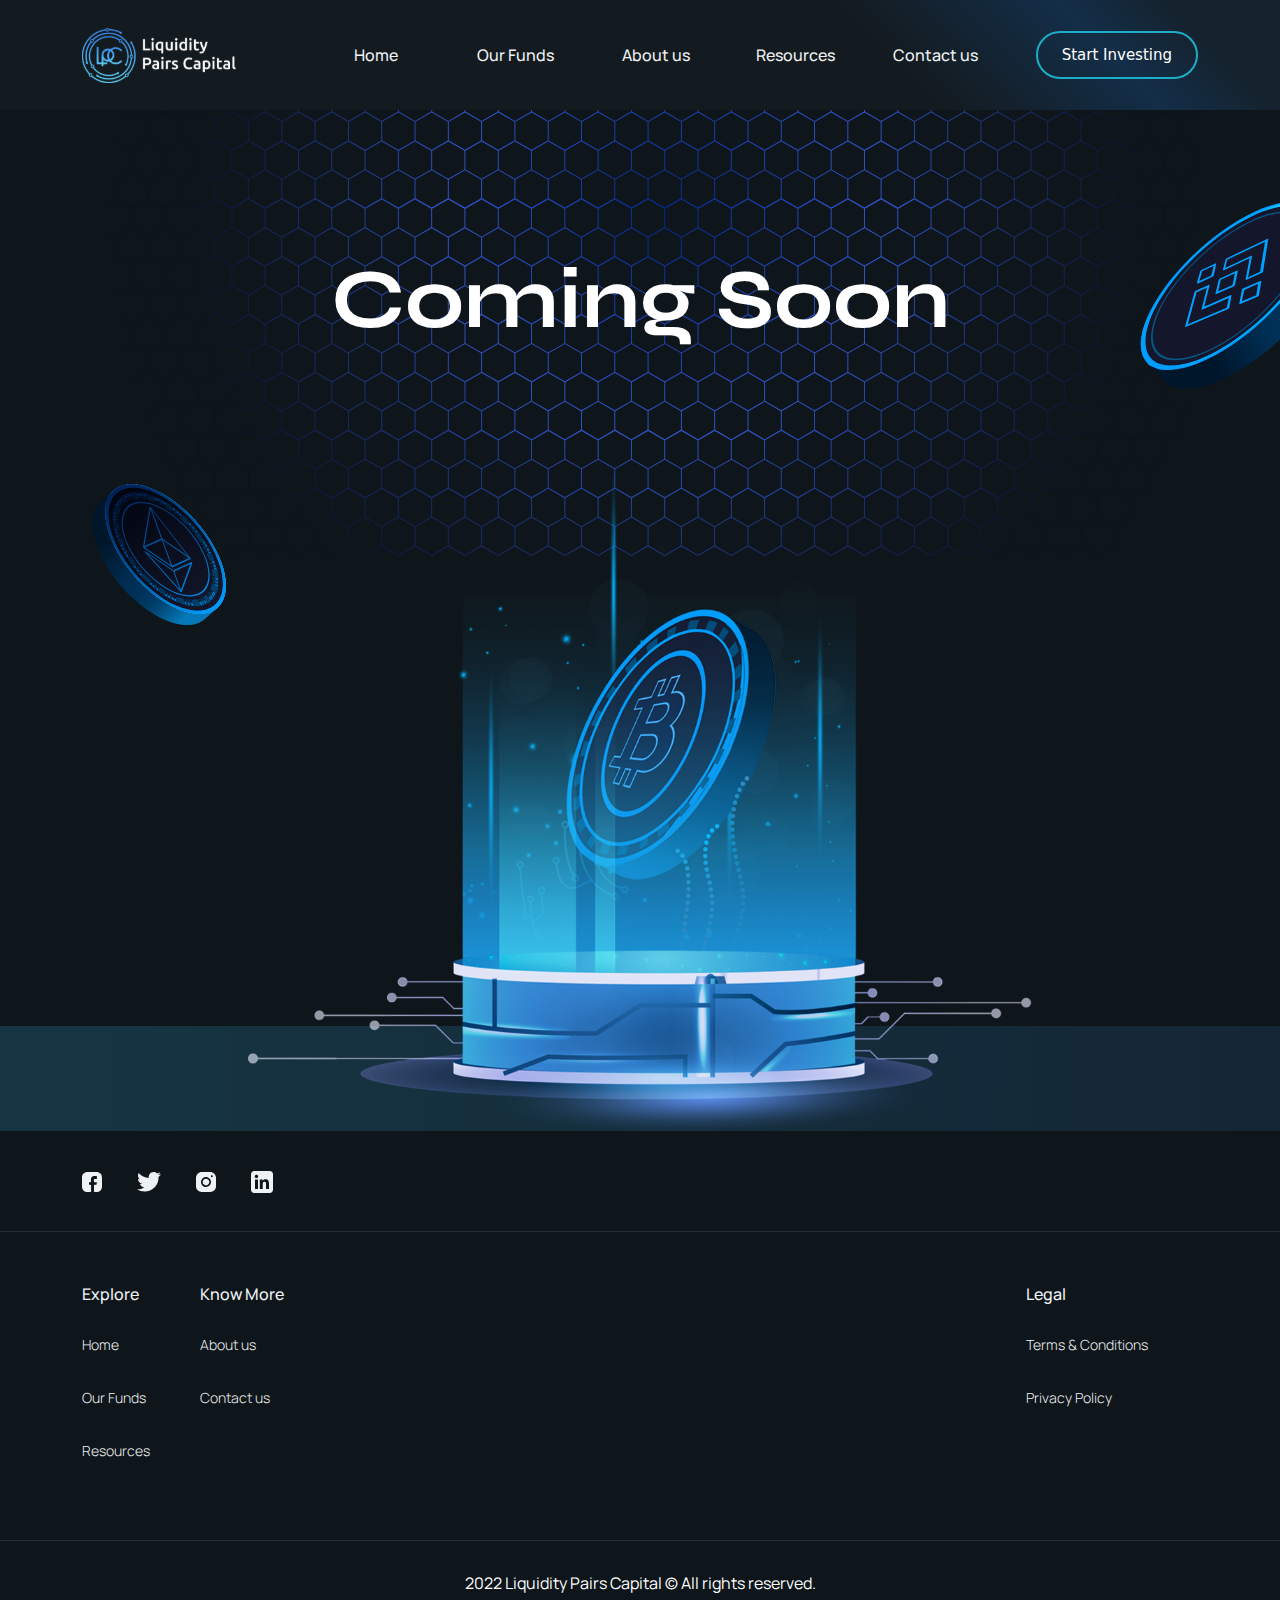
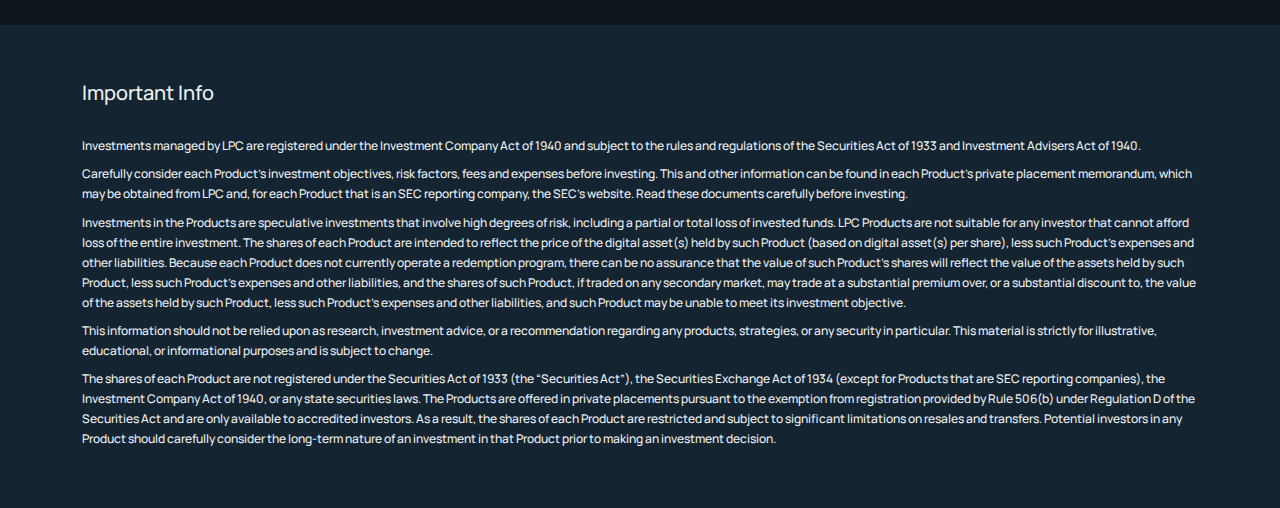
<file: coming-soon.html>
<!doctype html>
<html lang="en">
  <head>
    <!-- Required meta tags -->
    <meta charset="utf-8">
    <meta name="viewport" content="width=device-width, initial-scale=1">

    <!-- Bootstrap CSS -->
    <link href="css/bootstrap.min.css" rel="stylesheet">
     <!-- APP CSS -->
    <link rel="preconnect" href="https://fonts.gstatic.com" crossorigin>
    <link href="https://fonts.googleapis.com/css2?family=Manrope:wght@200;300;400;500;600;700;800&family=Syne:wght@400;500;600;700;800&display=swap" rel="stylesheet">

     <link rel="stylesheet" href="css/main.css">
     <link rel="stylesheet" href="css/header.css">
     <link rel="stylesheet" href="css/footer.css">
     <link rel="stylesheet" href="css/coming-soon.css">
     <title>Liquidity Pairs Capital | Exposure to the inside of blockchain</title>
  </head>
  <body>
    <header>
			<nav class="navbar navbar-expand-md fixed-top">
				<div class="container container-1200">
					<a class="navbar-brand mr-auto mr-md-3" href="index.html">
            <img src="img/logo.svg" class="logo-web">
            <!-- <img src="img/logo-mob-1.svg" class="logo-mob-lg"> -->
            <img src="img/lpc-logo.png" class="logo-mob-lg">
            <img src="img/lpc-logo.png" class="logo-mob-sm">
          </a>
					<div class="mob-toggle-btn-block">

            <a href="start-investing.html" class="investing-btn-mob">Start Investing</a>
            <button class="navbar-toggler p-0 border-0" type="button" data-toggle="offcanvas">
              <div class="hamburger" id="hamburger-1">
                <img src="img/menu.svg" alt="">
                <!-- <span class="line"></span>
                <span class="line"></span>
                <span class="line"></span> -->
              </div>
            </button>
          </div>
					<div class="navbar-collapse offcanvas-collapse">
						<div class="nav-wrapper">
              <div class="mob-close-btn-block">
                <button class="mob-nav-close-btn" id="mobnav-close">
                  <img src="img/nav-close.svg" alt="">
                </button>
              </div>  
							<ul class="navbar-nav ">
								<li class="nav-item">
									<a class="nav-link nav-link-1" href="index.html">Home</a>
								</li>
								<li class="nav-item">
									<a class="nav-link nav-link-2" href="our-funds.html">Our Funds</a>
								</li>
								<li class="nav-item">
									<a class="nav-link nav-link-1" href="index.html#aboutUs">About us</a>
								</li>
								<li class="nav-item">
									<a class="nav-link nav-link-3" href="index.html#navResources">Resources</a>
								</li>
								<li class="nav-item">
									<a class="nav-link nav-link-4" href="contact-us.html">Contact us</a>
								</li>
							</ul>
							<ul class="headerButton">
								<li><a href="start-investing.html" class="investing-btn">Start Investing</a></li>
							</ul>
						</div>
					</div>
				</div>
			</nav>
		</header>

    <div class="coming-soon-sec nav-padding">
      <div class="container container-1200">
        <div class="coming-soon-cover">
            <div class="text-block">
                <h2>Coming Soon</h2>
            </div>
            <div class="img-block">
                <div class="img-cover">
                    <!-- <img src="img/graphics-01.png" alt=""> -->
                    <img src="img/hollogram.png" alt="">
                </div>
            </div>
        </div>
      </div>
    </div>

    
    <footer>

      <div class="container container-1200">
        <div class="row">
          <div class="col-md-12">
            <div class="social-link">
              <ul>
                <li>
                  <a href="#">
                    <img src="img/icon-fb.svg" alt="">
                  </a>
                </li>
                <li>
                  <a href="#">
                    <img src="img/icon-twr.svg" alt="">
                  </a>
                </li>
                <li>
                  <a href="#">
                    <img src="img/icon-insta.svg" alt="">
                  </a>
                </li>
                <li>
                  <a href="#">
                    <img src="img/icon-linkdin.svg" alt="">
                  </a>
                </li>
              </ul>
            </div>
          </div>
        </div>
      </div>
    
      <section class="border-ftr">
        <div class="container container-1200">
          <div class="row">
            <div class="col">
              <div class="nav-outer">
      
                <div class="nav-sm">
                  <ul class="footer-nav">
                    <li><Strong>Explore</Strong></li>
                    <li><a href="index.html">Home</a></li>
                    <li><a href="our-funds.html">Our Funds</a></li>
                    <li><a href="index.html#navResources">Resources</a></li>
                  </ul>
                </div>
      
                <div class="nav-sm">
                  <ul class="footer-nav">
                    <li><Strong>Know More</Strong></li>
                    <li><a href="index.html#aboutUs">About us</a></li>
                    <li><a href="contact-us.html">Contact us</a></li>
      
                  </ul>
                </div>
      
                <!-- <div class="nav-sm">
                      <ul>
                        <li><strong>Visit</strong></li>
                         <li>Address Line 1,<br>
                          Addres Line 2,<br>
                          City, 00000</li>
                      </ul>
                    </div> -->
      
                <div class="nav-sm rgt-sctn">
                  <ul>
                    <li><Strong>Legal</Strong></li>
                    <li><a href="coming-soon.html">Terms & Conditions</a></li>
                    <li><a href="coming-soon.html">Privacy Policy</a></li>
                  </ul>
                </div>
              </div>
            </div>
          </div>
        </div>
    
      </section>
    
    
      <div class="rights-block">
        <p>2022 Liquidity Pairs Capital © All rights reserved.</p>
      </div>
    
      <div class="ftr-info">
        <div class="container container-1200">
          <div class="row">
            <div class="col-md-12">
              <strong> Important Info </strong>
    
              <p>Investments managed by LPC are registered under the Investment Company Act of 1940 and subject to the rules
                and regulations of the Securities Act of 1933 and Investment Advisers Act of 1940.</p>
              <p>
                Carefully consider each Product’s investment objectives, risk factors, fees and expenses before investing.
                This and other information can be found in each Product’s private placement memorandum, which may be
                obtained from LPC and, for each Product that is an SEC reporting company, the SEC’s website. Read these
                documents carefully before investing.
              </p>
              <p>
    
                Investments in the Products are speculative investments that involve high degrees of risk, including a
                partial or total loss of invested funds. LPC Products are not suitable for any investor that cannot afford
                loss of the entire investment. The shares of each Product are intended to reflect the price of the digital
                asset(s) held by such Product (based on digital asset(s) per share), less such Product’s expenses and other
                liabilities. Because each Product does not currently operate a redemption program, there can be no assurance
                that the value of such Product’s shares will reflect the value of the assets held by such Product, less such
                Product’s expenses and other liabilities, and the shares of such Product, if traded on any secondary market,
                may trade at a substantial premium over, or a substantial discount to, the value of the assets held by such
                Product, less such Product’s expenses and other liabilities, and such Product may be unable to meet its
                investment objective.
              </p>
              <p>
    
                This information should not be relied upon as research, investment advice, or a recommendation regarding any
                products, strategies, or any security in particular. This material is strictly for illustrative,
                educational, or informational purposes and is subject to change.
              </p>
              <p>
    
                The shares of each Product are not registered under the Securities Act of 1933 (the “Securities Act”), the
                Securities Exchange Act of 1934 (except for Products that are SEC reporting companies), the Investment
                Company Act of 1940, or any state securities laws. The Products are offered in private placements pursuant
                to the exemption from registration provided by Rule 506(b) under Regulation D of the Securities Act and are
                only available to accredited investors. As a result, the shares of each Product are restricted and subject
                to significant limitations on resales and transfers. Potential investors in any Product should carefully
                consider the long-term nature of an investment in that Product prior to making an investment decision.
              </p>
    
            </div>
          </div>
        </div>
      </div>
    </footer>
    





    <script src="js/vendor/jquery-3.5.1.min.js"></script>    
    <script src="js/bootstrap.bundle.min.js"></script>
    <script src="js/slick.min.js"></script>
    <script src="js/slick-custom.js"></script>
    <script src="js/main.js"></script>
    <!-- <script src="js/vendor/popper.min.js" crossorigin="anonymous"></script> -->
    <!-- <script src="js/vendor/bootstrap.min.js" crossorigin="anonymous"></script> -->
    
  </body>
</html>
</file>
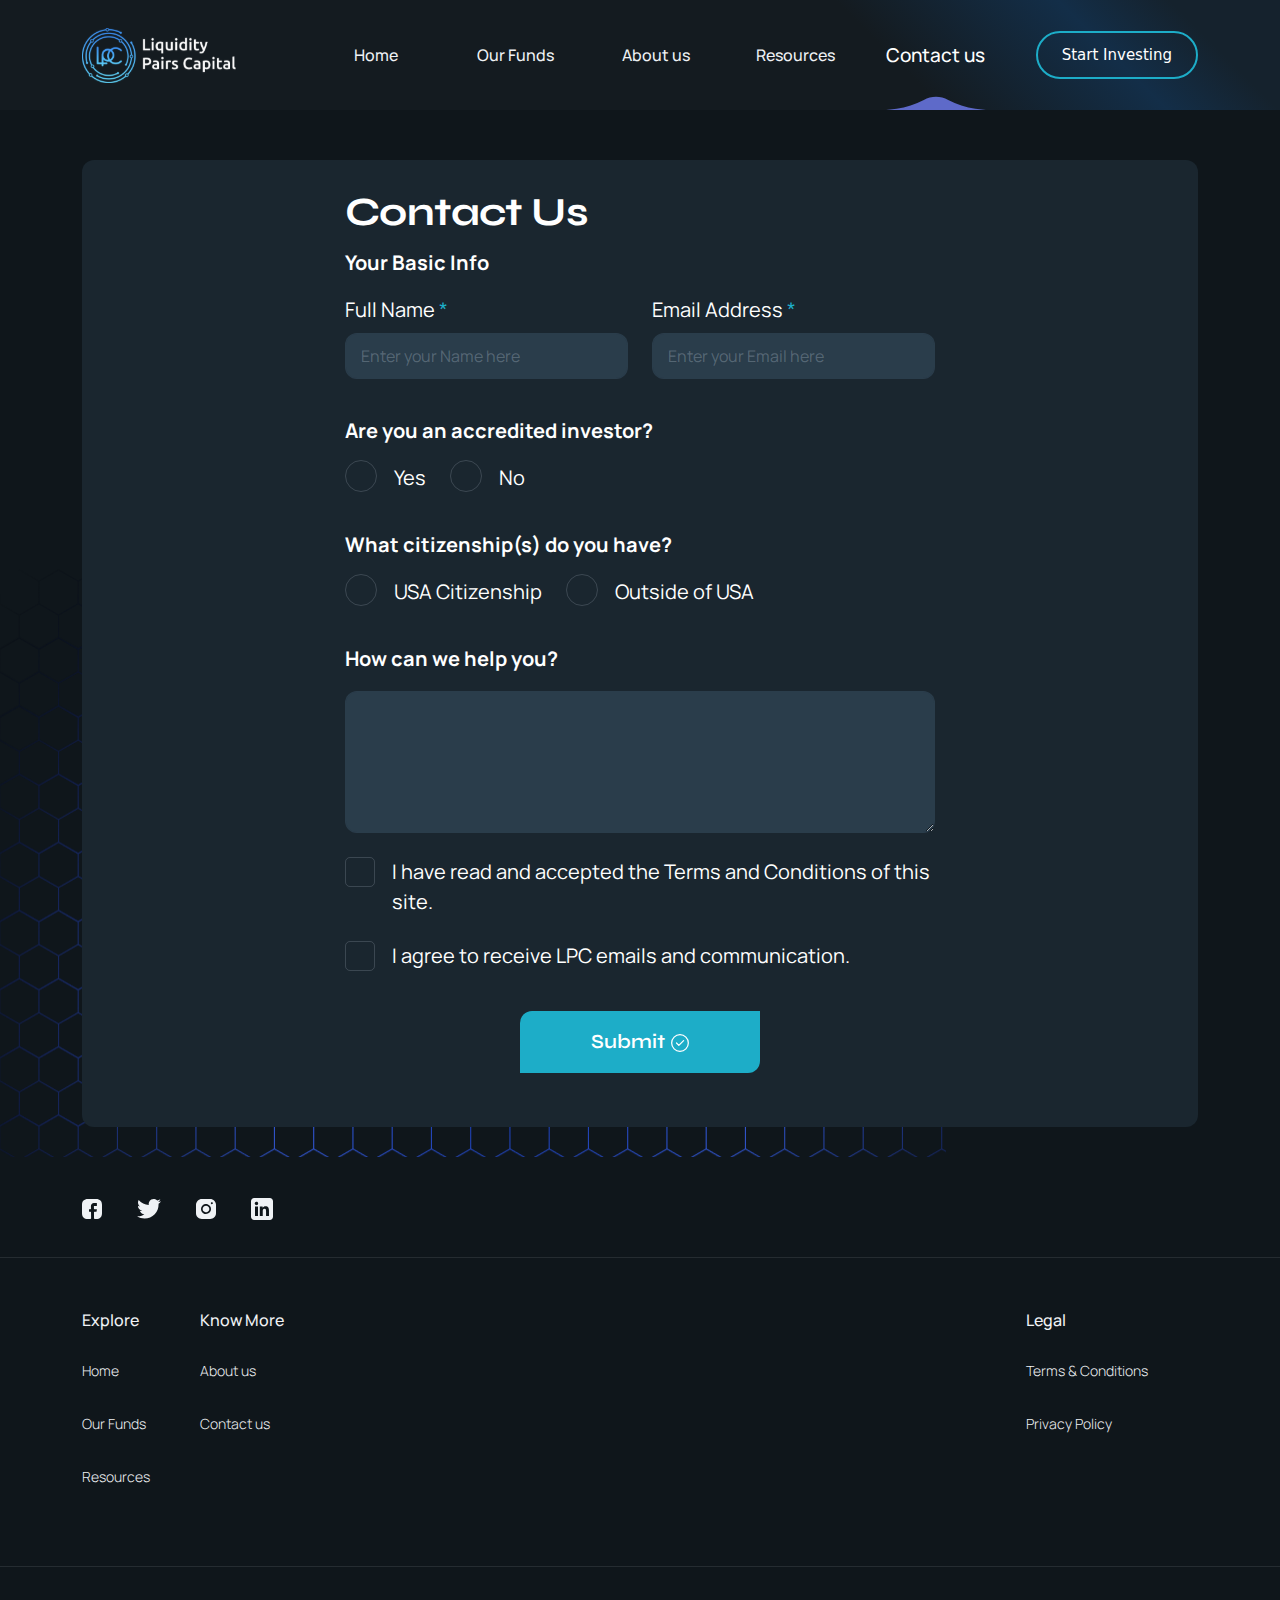
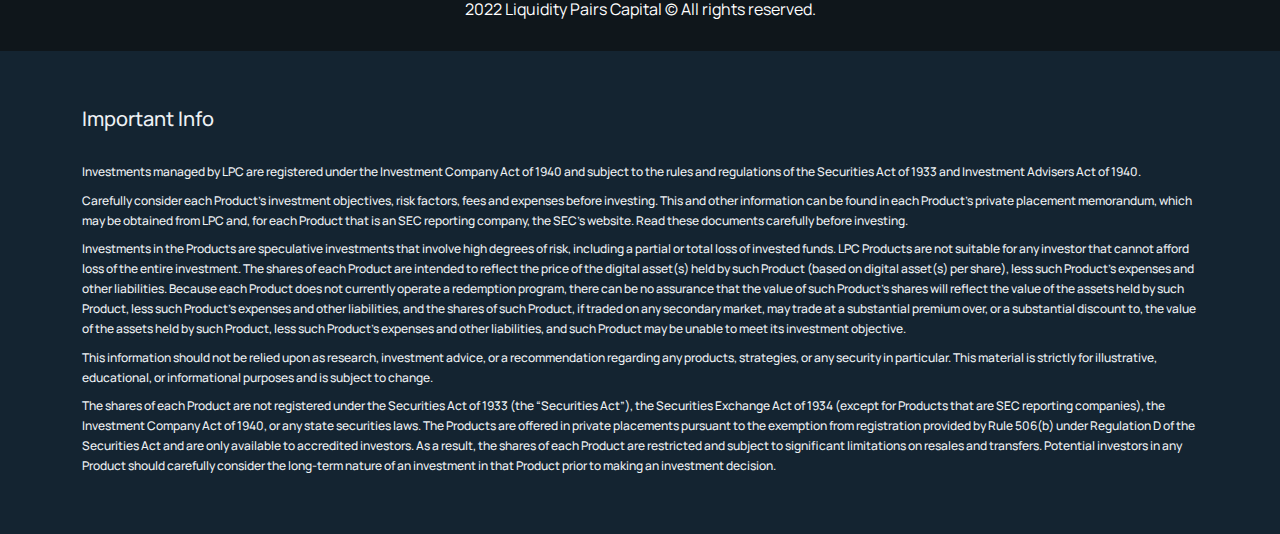
<file: contact-us.html>
<!doctype html>
<html lang="en">

<head>
    <!-- Required meta tags -->
    <meta charset="utf-8">
    <meta name="viewport" content="width=device-width, initial-scale=1">
    <title>Liquidity Pairs Capital | Exposure to the inside of blockchain</title>
    <meta name="description" content="Our background makes us specifically capable to handle the drastic volatility of the cryptocurrency markets and provide consistent stable returns for our investors.">

    <!-- Bootstrap CSS -->
    <link href="css/bootstrap.min.css" rel="stylesheet">
    <!-- APP CSS -->
    <link rel="preconnect" href="https://fonts.gstatic.com" crossorigin>
    <link href="https://fonts.googleapis.com/css2?family=Manrope:wght@200;300;400;500;600;700;800&family=Syne:wght@400;500;600;700;800&display=swap" rel="stylesheet">

    <link rel="stylesheet" href="css/main.css">
    <link rel="stylesheet" href="css/header.css">
    <link rel="stylesheet" href="css/banner.css">
    <link rel="stylesheet" href="css/fund-block.css">
    <link rel="stylesheet" href="css/slick.css">
    <link rel="stylesheet" href="css/slider.css">
    <link rel="stylesheet" href="css/sign-up-section.css">
    <link rel="stylesheet" href="css/contact.css">
    <link rel="stylesheet" href="css/footer.css">
    <link rel="icon" type="image/x-icon" href="img/favicon.png">
</head>

<body>
    <header>
        <nav class="navbar navbar-expand-md fixed-top">
            <div class="container container-1200">
                <a class="navbar-brand mr-auto mr-md-3" href="index.html">
                    <img src="img/logo.svg" class="logo-web">
                    <img src="img/lpc-logo.png" class="logo-mob-lg">
                    <img src="img/lpc-logo.png" class="logo-mob-sm">
                </a>
                <div class="mob-toggle-btn-block">

                    <a href="coming-soon.html" class="investing-btn-mob">Start Investing</a>
                    <button class="navbar-toggler p-0 border-0" type="button" data-toggle="offcanvas">
              <div class="hamburger" id="hamburger-1">
                <img src="img/menu.svg" alt="">
                <!-- <span class="line"></span>
                <span class="line"></span>
                <span class="line"></span> -->
              </div>
            </button>
                </div>
                <div class="navbar-collapse offcanvas-collapse">
                    <div class="nav-wrapper">
                        <div class="mob-close-btn-block">
                            <button class="mob-nav-close-btn" id="mobnav-close">
                  <img src="img/nav-close.svg" alt="">
                </button>
                        </div>
                        <ul class="navbar-nav ">
                            <li class="nav-item">
                                <a class="nav-link nav-link-1" href="index.html">Home</a>
                            </li>
                            <li class="nav-item">
                                <a class="nav-link nav-link-2" href="our-funds.html">Our Funds</a>
                            </li>
                            <li class="nav-item">
                                <a class="nav-link nav-link-1" href="index.html#aboutUs">About us</a>
                            </li>
                            <li class="nav-item">
                                <a class="nav-link nav-link-3" href="index.html#navResources">Resources</a>
                            </li>
                            <li class="nav-item">
                                <a class="nav-link nav-link-4 active" href="contact-us.html">Contact us</a>
                            </li>
                        </ul>
                        <ul class="headerButton">
                            <li><a href="start-investing.html" class="investing-btn">Start Investing</a></li>
                        </ul>
                    </div>
                </div>
            </div>
        </nav>
    </header>

    <section class="section-contact">
        <div class="contact-wrap">
            <div class="container container-1200">
                <div class="contact-body">
                    <form class="form">

                        <div class="row">
                            <div class="col-12">
                                <h2>Contact Us</h2>
                            </div>

                            <div class="col-12">
                                <h3>Your Basic Info</h3>
                            </div>

                            <div class="col-md-6">
                                <div class="form-group">
                                    <label for="fullName" class="form-label">Full Name  <span class="required-star">*</span></label>
                                    <input type="text" class="form-control" name="name" id="fullName" placeholder="Enter your Name here">
                                </div>
                            </div>

                            <div class="col-md-6">
                                <div class="form-group">
                                    <label for="emailAddress" class="form-label">Email Address <span class="required-star">*</span></label>
                                    <input type="text" class="form-control" name="email" id="emailAddress" placeholder="Enter your Email here">
                                </div>
                            </div>
                        </div>

                        <div class="row seperator">

                            <div class="col-12">
                                <h3 class="label-title">Are you an accredited investor?</h3>
                            </div>

                            <div class="col-auto">
                                <div class="form-group">
                                    <div class="form-check">
                                        <input class="form-check-input" type="radio" value="1" name="accredited" id="yes">
                                        <label class="form-check-label" for="yes">
                                            Yes
                                        </label>
                                    </div>
                                </div>
                            </div>

                            <div class="col-auto">
                                <div class="form-group">
                                    <div class="form-check">
                                        <input class="form-check-input" type="radio" value="0" name="accredited" id="no">
                                        <label class="form-check-label" for="no">
                                          No
                                      </label>
                                    </div>
                                </div>
                            </div>


                            <div class="w-100"></div>

                            <div class="col-12">
                                <h3 class="label-title">What citizenship(s) do you have?</h3>
                            </div>

                            <div class="col-md-auto">
                                <div class="form-group">
                                    <div class="form-check">
                                        <input class="form-check-input" type="radio" value="0" name="citizenship" id="usa">
                                        <label class="form-check-label" for="usa">
                                            USA Citizenship
                                        </label>
                                    </div>
                                </div>
                            </div>

                            <div class="col-md-auto">
                                <div class="form-group">
                                    <div class="form-check">
                                        <input class="form-check-input" type="radio" value="1" name="citizenship" id="outsideUSA">
                                        <label class="form-check-label" for="outsideUSA">
                                          Outside of USA
                                      </label>
                                    </div>
                                </div>
                            </div>

                        </div>

                        <div class="row seperator">


                            <div class="col-12">
                                <h3>How can we help you?</h3>
                            </div>

                            <div class="col-12">
                                <div class="mb-4">
                                    <textarea name="message" id="message" class="form-control" rows="5"></textarea>
                                </div>
                            </div>

                            <div class="col-12">
                                <div class="form-group">
                                    <div class="form-check mb-4">
                                        <input class="form-check-input" id="acceptTerms" name="acceptTerms" type="checkbox" value="1" id="acceptTerms">
                                        <label class="form-check-label" for="acceptTerms">
                                            I have read and accepted the Terms and Conditions of this site.
                                        </label>
                                    </div>
                                    <div class="form-check">
                                        <input class="form-check-input" id="agreeToRecieve" name="agreeToRecieve" type="checkbox" value="1" id="agreeToRecieve">
                                        <label class="form-check-label" for="agreeToRecieve">
                                            I agree to receive LPC emails and communication.
                                        </label>
                                    </div>
                                </div>
                            </div>
                            <div class="alert-msg">
                                <p class="alert-msg-p responseMessage" style="display:none"></p>
                            </div>
                            <div class="col-12">
                                <div class="mb-4  d-flex">
                                    <button id="submit_form" class="btn btn-submit">Submit <img src="img/tick-circle.svg" alt="submit"></button>
                                </div>
                            </div>

                        </div>


                    </form>
                </div>
            </div>
        </div>
    </section>

    <footer>

        <div class="container container-1200">
            <div class="row">
                <div class="col-md-12">
                    <div class="social-link">
                        <ul>
                            <li>
                                <a href="#">
                                    <img src="img/icon-fb.svg" alt="">
                                </a>
                            </li>
                            <li>
                                <a href="#">
                                    <img src="img/icon-twr.svg" alt="">
                                </a>
                            </li>
                            <li>
                                <a href="#">
                                    <img src="img/icon-insta.svg" alt="">
                                </a>
                            </li>
                            <li>
                                <a href="#">
                                    <img src="img/icon-linkdin.svg" alt="">
                                </a>
                            </li>
                        </ul>
                    </div>
                </div>
            </div>
        </div>

        <section class="border-ftr">
            <div class="container container-1200">
                <div class="row">
                    <div class="col">
                        <div class="nav-outer">

                            <div class="nav-sm">
                                <ul class="footer-nav">
                                    <li>
                                        <Strong>Explore</Strong>
                                    </li>
                                    <li><a href="index.html">Home</a></li>
                                    <li><a href="our-funds.html">Our Funds</a></li>
                                    <li><a href="index.html#navResources">Resources</a></li>
                                </ul>
                            </div>

                            <div class="nav-sm">
                                <ul class="footer-nav">
                                    <li>
                                        <Strong>Know More</Strong>
                                    </li>
                                    <li><a href="index.html#aboutUs">About us</a></li>
                                    <li><a href="contact-us.html">Contact us</a></li>

                                </ul>
                            </div>

                            <!-- <div class="nav-sm">
                      <ul>
                        <li><strong>Visit</strong></li>
                         <li>Address Line 1,<br>
                          Addres Line 2,<br>
                          City, 00000</li>
                      </ul>
                    </div> -->

                            <div class="nav-sm rgt-sctn">
                                <ul>
                                    <li>
                                        <Strong>Legal</Strong>
                                    </li>
                                    <li><a href="coming-soon.html">Terms & Conditions</a></li>
                                    <li><a href="coming-soon.html">Privacy Policy</a></li>
                                </ul>
                            </div>
                        </div>
                    </div>
                </div>
            </div>

        </section>


        <div class="rights-block">
            <p>2022 Liquidity Pairs Capital © All rights reserved.</p>
        </div>

        <div class="ftr-info">
            <div class="container container-1200">
                <div class="row">
                    <div class="col-md-12">
                        <strong> Important Info </strong>

                        <p>Investments managed by LPC are registered under the Investment Company Act of 1940 and subject to the rules and regulations of the Securities Act of 1933 and Investment Advisers Act of 1940.</p>
                        <p>
                            Carefully consider each Product’s investment objectives, risk factors, fees and expenses before investing. This and other information can be found in each Product’s private placement memorandum, which may be obtained from LPC and, for each Product that
                            is an SEC reporting company, the SEC’s website. Read these documents carefully before investing.
                        </p>
                        <p>

                            Investments in the Products are speculative investments that involve high degrees of risk, including a partial or total loss of invested funds. LPC Products are not suitable for any investor that cannot afford loss of the entire investment. The shares
                            of each Product are intended to reflect the price of the digital asset(s) held by such Product (based on digital asset(s) per share), less such Product’s expenses and other liabilities. Because each Product does not currently
                            operate a redemption program, there can be no assurance that the value of such Product’s shares will reflect the value of the assets held by such Product, less such Product’s expenses and other liabilities, and the shares of
                            such Product, if traded on any secondary market, may trade at a substantial premium over, or a substantial discount to, the value of the assets held by such Product, less such Product’s expenses and other liabilities, and such
                            Product may be unable to meet its investment objective.
                        </p>
                        <p>

                            This information should not be relied upon as research, investment advice, or a recommendation regarding any products, strategies, or any security in particular. This material is strictly for illustrative, educational, or informational purposes and is
                            subject to change.
                        </p>
                        <p>

                            The shares of each Product are not registered under the Securities Act of 1933 (the “Securities Act”), the Securities Exchange Act of 1934 (except for Products that are SEC reporting companies), the Investment Company Act of 1940, or any state securities
                            laws. The Products are offered in private placements pursuant to the exemption from registration provided by Rule 506(b) under Regulation D of the Securities Act and are only available to accredited investors. As a result,
                            the shares of each Product are restricted and subject to significant limitations on resales and transfers. Potential investors in any Product should carefully consider the long-term nature of an investment in that Product prior
                            to making an investment decision.
                        </p>

                    </div>
                </div>
            </div>
        </div>
    </footer>

    <!--Contact confirmation Modals -->
    <div class="modal fade section-contact contact-response" id="contactResponse" tabindex="-1" aria-labelledby="contactResponse" aria-hidden="true">
        <div class="modal-dialog modal-xl container-1200">
            <div class="modal-content contact-body">
                <div class="modal-header">
                    <button type="button" class="btn-close" data-bs-dismiss="modal" aria-label="Close"></button>
                </div>
                <div class="modal-body">
                    <div class="response-content  d-flex flex-column">

                        <div class="response-img-wrap mx-auto">
                            <img src="img/confirmation.png" alt="success">
                        </div>


                        <div class="response-text-wrap mx-auto">
                            <h2 class="text-center"> Thank you for Contacting us!</h2>

                            <p class="text-center">We'll be in touch with you shortly.</p>
                        </div>

                        <div class="response-cta mx-auto">
                            <a class="btn btn-backtoHome" href="index.html"><span><img src="img/arrow-right.png" alt=""> Back to Home</span></a>
                        </div>


                    </div>

                </div>

            </div>
        </div>
    </div>


    <div class="modal fade section-contact contact-response" id="contactResponseFail" tabindex="-1" aria-labelledby="contactResponseFail" aria-hidden="true">
        <div class="modal-dialog modal-xl container-1200">
            <div class="modal-content contact-body">
                <div class="modal-header">
                    <button type="button" class="btn-close" data-bs-dismiss="modal" aria-label="Close"></button>
                </div>
                <div class="modal-body">
                    <div class="response-content failedError d-flex flex-column">

                        <div class="response-img-wrap mx-auto">
                            <img src="img/error.png" alt="failed">
                        </div>


                        <div class="response-text-wrap mx-auto">
                            <h2 class="text-center">Uh oh!</h2>
                            <p class="text-center">
                                Please send an email to <a href="mailto:help@liquidpairs.com">help@liquidpairs.com</a> and we’ll fix this problem asap.
                            </p>
                            <!-- <p class="text-center">Please send us an email at <a href="mailto:help@liquidpairs.com">help@liquidpairs.com</a> and we'll fix this problem asap.</p> -->
                        </div>

                        <div class="response-cta mx-auto">
                            <a class="btn btn-backtoHome" data-bs-dismiss="modal" aria-label="Close"><span><img src="img/icon-redo.svg" alt="" class="redo"> Try Again</span></a>
                        </div>


                    </div>

                </div>

            </div>
        </div>
    </div>



    <div class="modal fade section-contact contact-response" id="contactMailFail" tabindex="-1" aria-labelledby="contactMailFail" aria-hidden="true">
        <div class="modal-dialog modal-xl container-1200">
            <div class="modal-content contact-body">
                <div class="modal-header">
                    <button type="button" class="btn-close" data-bs-dismiss="modal" aria-label="Close"></button>
                </div>
                <div class="modal-body">
                    <div class="response-content failedError d-flex flex-column">

                        <div class="response-img-wrap mx-auto">
                            <img src="img/error.png" alt="failed">
                        </div>


                        <div class="response-text-wrap mx-auto">
                            <h2 class="text-center">Uh oh!</h2>

                            <p class="text-center">Please check to make sure you typed in your email correctly.</p>
                        </div>

                        <div class="response-cta mx-auto">
                            <a class="btn btn-backtoHome" data-bs-dismiss="modal" aria-label="Close"><span><img src="img/icon-redo.svg" alt="" class="redo"> Try Again</span></a>
                        </div>


                    </div>

                </div>

            </div>
        </div>
    </div>


    <script src="js/vendor/jquery-3.5.1.min.js"></script>
    <script src="js/bootstrap.bundle.min.js"></script>
    <script src="js/slick.min.js"></script>
    <script src="js/slick-custom.js"></script>
    <script src="js/main.js"></script>
    <!-- <script src="js/vendor/popper.min.js" crossorigin="anonymous"></script> -->
    <!-- <script src="js/vendor/bootstrap.min.js" crossorigin="anonymous"></script> -->
    <script>
        $(document).ready(function() {
            var processKeyUp = function(event) {
                // MSIE hack
                if (window.event) {
                    event = window.event;
                }
                //alert(event.keyCode);
                if (event.keyCode == 32) {
                    var val = document.getElementById('fullName');
                    val.value = val.value.replace(/ +(?= )/g, '');
                }

            };
            document.getElementById("fullName").onkeyup = processKeyUp;

            var processKeyUpemail = function(event) {
                // MSIE hack
                if (window.event) {
                    event = window.event;
                }
                //alert(event.keyCode);
                if (event.keyCode == 32) {
                    var val = document.getElementById('emailAddress');
                    val.value = val.value.replace(/ +(?= )/g, '');
                }

            };
            document.getElementById("emailAddress").onkeyup = processKeyUpemail;

        });

        var responseModal = new bootstrap.Modal(document.getElementById("contactResponse"), {});
        var responseModalFail = new bootstrap.Modal(document.getElementById("contactResponseFail"), {});
        var responseMailFail = new bootstrap.Modal(document.getElementById("contactMailFail"), {});
        $('#submit_form').on('click', function(e) {
            $('#submit_form').prop('disabled', true);
            if (($("#emailAddress").val() == "") || ($("#fullName").val() == "") || ($("#message").val() == "")) {
                $('#submit_form').prop('disabled', false);
                $(".responseMessage").show();
                $(".responseMessage").text('Please fill out all of the fields prior to submitting');
                $(".responseMessage").css("background-color", "#b91540");
                $(".responseMessage").fadeOut(10000);
                $('#submit_form').prop('disabled', false);
                return false;
            }
            if ($('input[name="acceptTerms"]:checked').length == 0) {
                $(".responseMessage").show();
                $(".responseMessage").text('Please fill out all of the fields prior to submitting');
                $(".responseMessage").css("background-color", "#b91540");
                $(".responseMessage").fadeOut(10000);
                $('#submit_form').prop('disabled', false);
                return false;
            }
            if ($('input[name="agreeToRecieve"]:checked').length == 0) {
                $(".responseMessage").show();
                $(".responseMessage").text('Please fill out all of the fields prior to submitting');
                $(".responseMessage").css("background-color", "#b91540");
                $(".responseMessage").fadeOut(10000);
                $('#submit_form').prop('disabled', false);
                return false;
            }
            if ($('input[name="citizenship"]:checked').length == 0) {
                $(".responseMessage").show();
                $(".responseMessage").text('Please fill out all of the fields prior to submitting');
                $(".responseMessage").css("background-color", "#b91540");
                $(".responseMessage").fadeOut(10000);
                $('#submit_form').prop('disabled', false);
                return false;
            }
            if ($('input[name="accredited"]:checked').length == 0) {
                $('#submit_form').prop('disabled', false);
                $(".responseMessage").show();
                $(".responseMessage").text('Please fill out all of the fields prior to submitting');
                $(".responseMessage").css("background-color", "#b91540");
                $(".responseMessage").fadeOut(10000);

                return false;
            }
            if (!isEmail($("#emailAddress").val())) {
                responseMailFail.show();
                $('#submit_form').prop('disabled', false);
                return false;
            }
            e.preventDefault();

            $.ajax({
                type: 'post',
                url: 'functions/mail.php',
                data: $('form').serialize(),
                success: function(response) {
                    //alert()
                    if (response == 1) {
                        $('#submit_form').prop('disabled', false);
                        // $(".responseMessage").hide();
                        // $(".responseMessage").show();
                        // $(".responseMessage").text("Thank you for submitting an inquiry. We'll be in touch with you shortly!");
                        // $(".responseMessage").css("background-color", "#28a745");

                        responseModal.show();

                        $("#fullName").val('');
                        $("#emailAddress").val('');
                        $("#yes").prop('checked', false);
                        $("#no").prop('checked', false);
                        $("#outsideUSA").prop('checked', false);
                        $("#usa").prop('checked', false);
                        $("#acceptTerms").prop('checked', false);
                        $("#agreeToRecieve").prop('checked', false);
                        $("#message").val('');
                        $(".responseMessage").fadeOut(10000);
                    } else {
                        $('#submit_form').prop('disabled', false);
                        responseModalFail.show();
                        // $(".responseMessage").hide();
                        // $(".responseMessage").show();
                        // $(".responseMessage").text('Email Not Sent');
                        // $(".responseMessage").css("background-color", "#b91540");
                        $("#fullName").val('');
                        $("#emailAddress").val('');
                        $("#yes").prop('checked', false);
                        $("#no").prop('checked', false);
                        $("#outsideUSA").prop('checked', false);
                        $("#usa").prop('checked', false);
                        $("#acceptTerms").prop('checked', false);
                        $("#agreeToRecieve").prop('checked', false);
                        $("#message").val('');
                        $(".responseMessage").fadeOut(10000);
                    }
                }
            });

        });

        function isEmail(email) {
            var regex = /^([a-zA-Z0-9_.+-])+\@(([a-zA-Z0-9-])+\.)+([a-zA-Z0-9]{2,4})+$/;
            return regex.test(email);
        }
    </script>

</body>

</html>
</file>
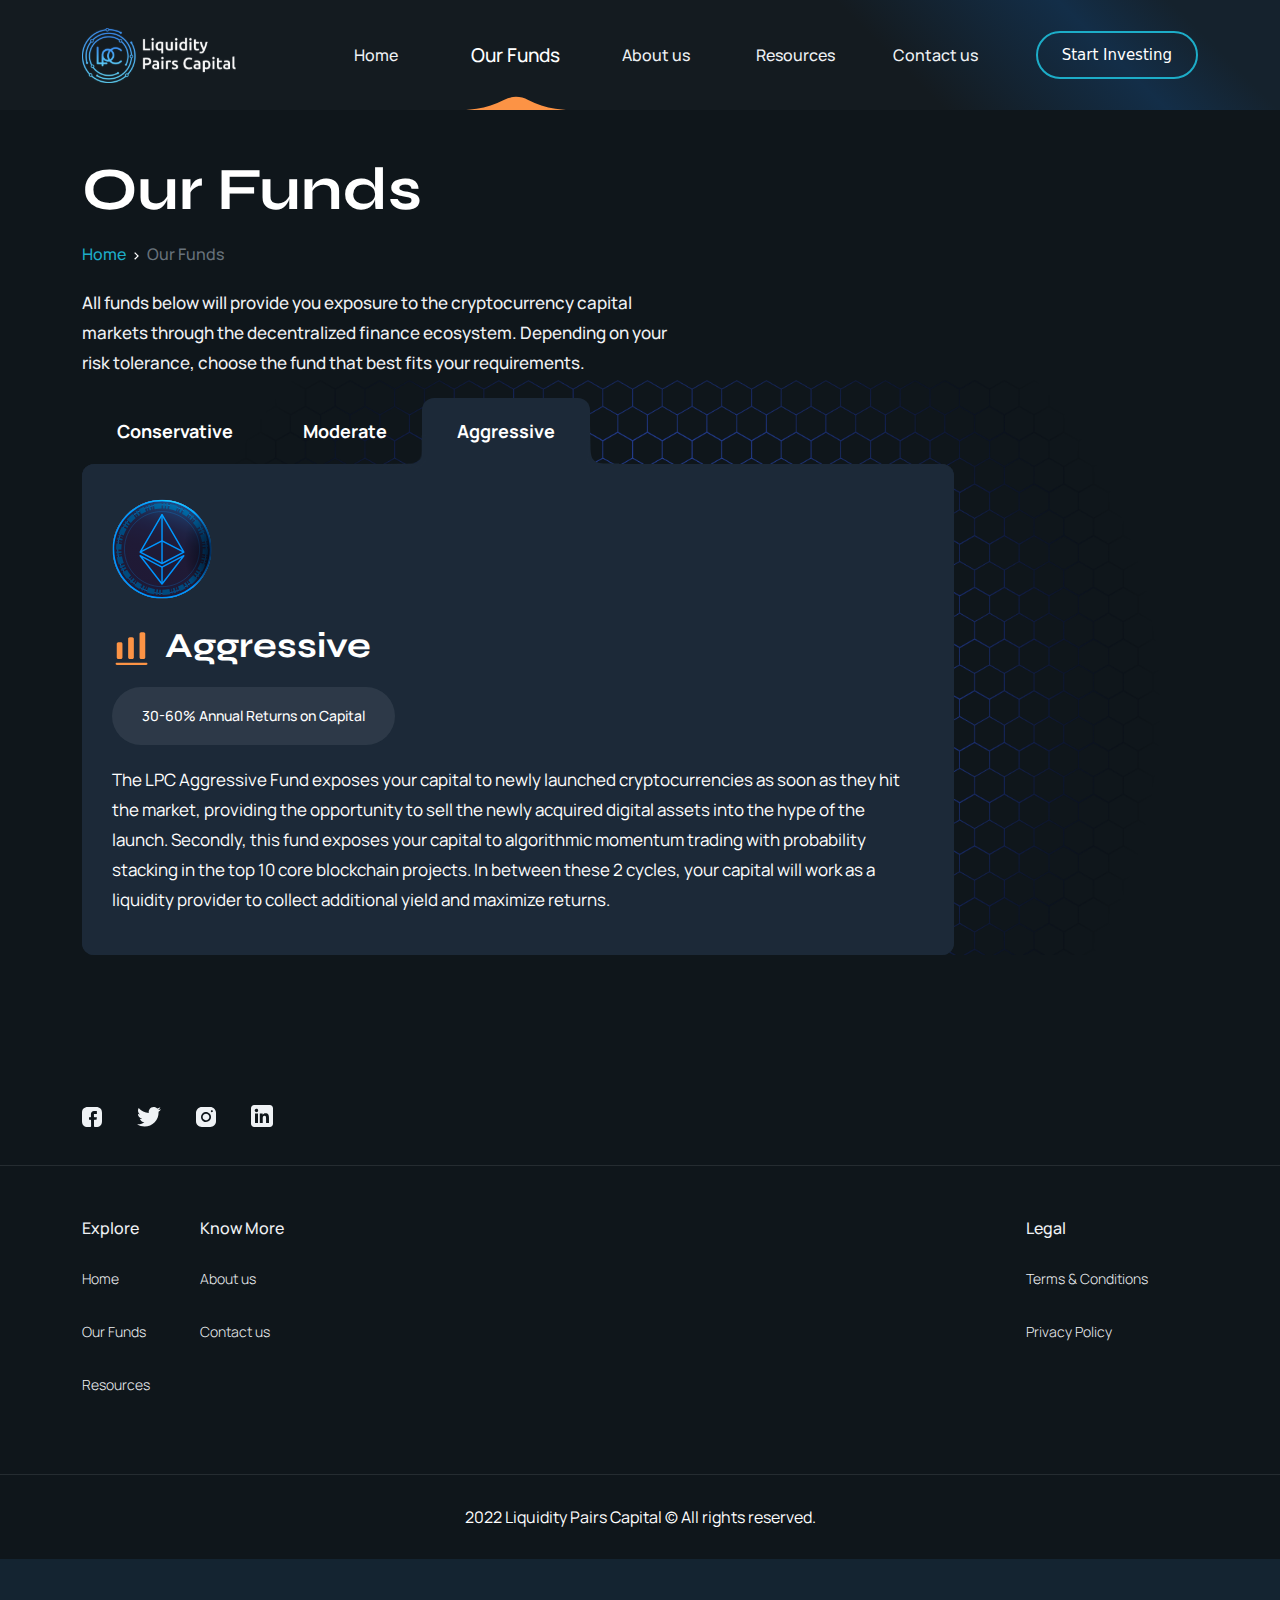
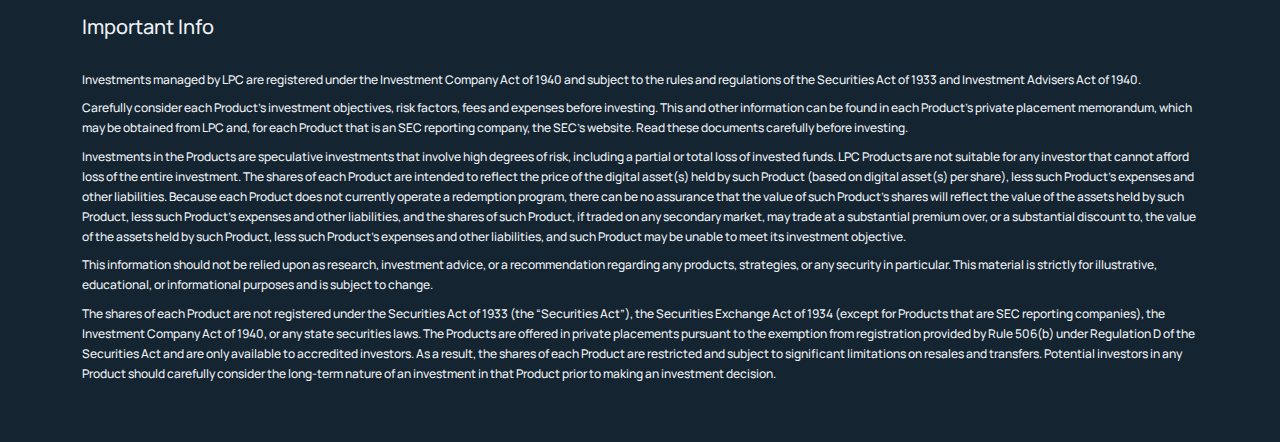
<file: our-fund-aggressive.html>
<!doctype html>
<html lang="en">

<head>
    <!-- Required meta tags -->
    <meta charset="utf-8">
    <meta name="viewport" content="width=device-width, initial-scale=1">

    <!-- Bootstrap CSS -->
    <link href="css/bootstrap.min.css" rel="stylesheet">
    <!-- APP CSS -->
    <link rel="preconnect" href="https://fonts.gstatic.com" crossorigin>
    <link
        href="https://fonts.googleapis.com/css2?family=Manrope:wght@200;300;400;500;600;700;800&family=Syne:wght@400;500;600;700;800&display=swap"
        rel="stylesheet">

    <link rel="stylesheet" href="css/main.css">
    <link rel="stylesheet" href="css/header.css">
    <link rel="stylesheet" href="css/our-fund.css">
    <link rel="stylesheet" href="css/footer.css">
    <link rel="icon" type="image/x-icon" href="img/favicon.png">
    <title>Liquidity Pairs Capital | Exposure to the inside of blockchain</title>
</head>

<body>
  <header>
    <nav class="navbar navbar-expand-md fixed-top">
      <div class="container container-1200">
        <a class="navbar-brand mr-auto mr-md-3" href="index.html">
          <img src="img/logo.svg" class="logo-web">
          <img src="img/lpc-logo.png" class="logo-mob-lg">
          <img src="img/lpc-logo.png" class="logo-mob-sm">
        </a>
        <div class="mob-toggle-btn-block">

          <a href="coming-soon.html" class="investing-btn-mob">Start Investing</a>
          <button class="navbar-toggler p-0 border-0" type="button" data-toggle="offcanvas">
            <div class="hamburger" id="hamburger-1">
              <img src="img/menu.svg" alt="">
              <!-- <span class="line"></span>
              <span class="line"></span>
              <span class="line"></span> -->
            </div>
          </button>
        </div>
        <div class="navbar-collapse offcanvas-collapse">
          <div class="nav-wrapper">
            <div class="mob-close-btn-block">
              <button class="mob-nav-close-btn" id="mobnav-close">
                <img src="img/nav-close.svg" alt="">
              </button>
            </div>              
            <ul class="navbar-nav ">
              <li class="nav-item">
                <a class="nav-link nav-link-1" href="index.html">Home</a>
              </li>
              <li class="nav-item">
                <a class="nav-link nav-link-2 active" href="our-funds.html">Our Funds</a>
              </li>
              <li class="nav-item">
                <a class="nav-link nav-link-1" href="index.html#aboutUs">About us</a>
              </li>
              <li class="nav-item">
                <a class="nav-link nav-link-3"  id="navResourcesLink"  href="index.html#navResources">Resources</a>
              </li>
              <li class="nav-item">
                <a class="nav-link nav-link-4" href="contact-us.html">Contact us</a>
              </li>
            </ul>
            <ul class="headerButton">
              <li><a href="start-investing.html" class="investing-btn">Start Investing</a></li>
            </ul>
          </div>
        </div>
      </div>
    </nav>
  </header>


    <section class="our-fund-block">
        <div class="container container-1200">
            <div class="our-fund-inner-block">
                <div class="our-fund-block-header">
                    <h2 class="title">Our Funds</h2>
                    <nav aria-label="breadcrumb">
                        <ol class="breadcrumb">
                            <li class="breadcrumb-item"><a href="index.html">Home</a></li>
                            <li class="breadcrumb-item active" aria-current="page">Our Funds</li>
                        </ol>
                    </nav>
                    <p>
                        All funds below will provide you exposure to the cryptocurrency capital markets through the
                        decentralized finance ecosystem. Depending on your risk tolerance, choose the fund that best
                        fits
                        your requirements.
                    </p>
                    <!-- Home >  -->
                </div>
                <div class="our-fund-block-body">
                    <!-- Nav pills -->
                    <ul class="nav nav-pills" role="tablist">
                        <li class="nav-item">
                            <a class="nav-link" data-bs-toggle="pill" href="#Conservative">Conservative</a>
                        </li>
                        <li class="nav-item">
                            <a class="nav-link" data-bs-toggle="pill" href="#Moderative">Moderate</a>
                        </li>
                        <li class="nav-item">
                            <a class="nav-link active" data-bs-toggle="pill" href="#Aggressive">Aggressive</a>
                        </li>
                    </ul>

                    <!-- Tab panes -->
                    <div class="tab-content">
                        <div id="Conservative" class=" tab-pane fade">
                            <div class="fund-item-list">
                                <div class="fund-item">
                                    <div class="fund-item-header">
                                        <div class="img-block">
                                            <img src="img/Conservative.svg" alt="">
                                        </div>
                                        <div class="txt-block">
                                            <h4><img src="img/001.svg" alt="">Conservative</h4>
                                            <small>10-20% Annual Returns on Capital</small>
                                            <p>The LPC Conservative Fund provides you with exposure to yield farming as a liquidity provider to the DeFi Ecosystem. The yield we farm under this fund allows for the acquisition of cryptocurrency under market value.</p>
                                        </div>
                                    </div>
                                </div>
                            </div>
                        </div>
                        <div id="Moderative" class=" tab-pane fade">
                            <div class="fund-item-list">
                                <div class="fund-item">
                                    <div class="fund-item-header">
                                        <div class="img-block">
                                            <img src="img/Moderate.svg" alt="">
                                        </div>
                                        <div class="txt-block">
                                            <h4><img src="img/002.svg" alt="">Moderate</h4>
                                            <small>20-30% Annual Returns on Capital</small>
                                            <p>The LPC Moderate Fund exposes your capital to a controlled mixture of our Conservative & Aggressive Funds.</p>
                                        </div>
                                    </div>
                                </div>
                            </div>
                        </div>
                        <div id="Aggressive" class=" tab-pane  active">
                            <div class="fund-item-list">
                                <div class="fund-item">
                                    <div class="fund-item-header">
                                        <div class="img-block">
                                            <img src="img/Aggressive.svg" alt="">
                                        </div>
                                        <div class="txt-block">
                                            <h4><img src="img/003.svg" alt="">Aggressive</h4>
                                            <small>30-60% Annual Returns on Capital</small>
                                            <p>The LPC Aggressive Fund exposes your capital to newly launched cryptocurrencies as soon as they hit the market, providing the opportunity to sell the newly acquired digital assets into the hype of the launch. Secondly, this fund exposes your capital to algorithmic momentum trading with probability stacking in the top 10 core blockchain projects. In between these 2 cycles, your capital will work as a liquidity provider to collect additional yield and maximize returns.
                                            </p>
                                        </div>
                                    </div>
                                </div>
                            </div>
                        </div>
                    </div>
                </div>
            </div>
        </div>
    </section>


    <footer>

      <div class="container container-1200">
        <div class="row">
          <div class="col-md-12">
            <div class="social-link">
              <ul>
                <li>
                  <a href="#">
                    <img src="img/icon-fb.svg" alt="">
                  </a>
                </li>
                <li>
                  <a href="#">
                    <img src="img/icon-twr.svg" alt="">
                  </a>
                </li>
                <li>
                  <a href="#">
                    <img src="img/icon-insta.svg" alt="">
                  </a>
                </li>
                <li>
                  <a href="#">
                    <img src="img/icon-linkdin.svg" alt="">
                  </a>
                </li>
              </ul>
            </div>
          </div>
        </div>
      </div>
    
      <section class="border-ftr">
        <div class="container container-1200">
          <div class="row">
            <div class="col">
              <div class="nav-outer">
      
                <div class="nav-sm">
                  <ul class="footer-nav">
                    <li><Strong>Explore</Strong></li>
                    <li><a href="index.html">Home</a></li>
                    <li><a href="our-funds.html">Our Funds</a></li>
                    <li><a href="index.html#navResources">Resources</a></li>
                  </ul>
                </div>
      
                <div class="nav-sm">
                  <ul class="footer-nav">
                    <li><Strong>Know More</Strong></li>
                    <li><a href="index.html#aboutUs">About us</a></li>
                    <li><a href="contact-us.html">Contact us</a></li>
      
                  </ul>
                </div>
      
                <!-- <div class="nav-sm">
                      <ul>
                        <li><strong>Visit</strong></li>
                         <li>Address Line 1,<br>
                          Addres Line 2,<br>
                          City, 00000</li>
                      </ul>
                    </div> -->
      
                <div class="nav-sm rgt-sctn">
                  <ul>
                    <li><Strong>Legal</Strong></li>
                    <li><a href="coming-soon.html">Terms & Conditions</a></li>
                    <li><a href="coming-soon.html">Privacy Policy</a></li>
                  </ul>
                </div>
              </div>
            </div>
          </div>
        </div>
    
      </section>
    
    
      <div class="rights-block">
        <p>2022 Liquidity Pairs Capital © All rights reserved.</p>
      </div>
    
      <div class="ftr-info">
        <div class="container container-1200">
          <div class="row">
            <div class="col-md-12">
              <strong> Important Info </strong>
    
              <p>Investments managed by LPC are registered under the Investment Company Act of 1940 and subject to the rules
                and regulations of the Securities Act of 1933 and Investment Advisers Act of 1940.</p>
              <p>
                Carefully consider each Product’s investment objectives, risk factors, fees and expenses before investing.
                This and other information can be found in each Product’s private placement memorandum, which may be
                obtained from LPC and, for each Product that is an SEC reporting company, the SEC’s website. Read these
                documents carefully before investing.
              </p>
              <p>
    
                Investments in the Products are speculative investments that involve high degrees of risk, including a
                partial or total loss of invested funds. LPC Products are not suitable for any investor that cannot afford
                loss of the entire investment. The shares of each Product are intended to reflect the price of the digital
                asset(s) held by such Product (based on digital asset(s) per share), less such Product’s expenses and other
                liabilities. Because each Product does not currently operate a redemption program, there can be no assurance
                that the value of such Product’s shares will reflect the value of the assets held by such Product, less such
                Product’s expenses and other liabilities, and the shares of such Product, if traded on any secondary market,
                may trade at a substantial premium over, or a substantial discount to, the value of the assets held by such
                Product, less such Product’s expenses and other liabilities, and such Product may be unable to meet its
                investment objective.
              </p>
              <p>
    
                This information should not be relied upon as research, investment advice, or a recommendation regarding any
                products, strategies, or any security in particular. This material is strictly for illustrative,
                educational, or informational purposes and is subject to change.
              </p>
              <p>
    
                The shares of each Product are not registered under the Securities Act of 1933 (the “Securities Act”), the
                Securities Exchange Act of 1934 (except for Products that are SEC reporting companies), the Investment
                Company Act of 1940, or any state securities laws. The Products are offered in private placements pursuant
                to the exemption from registration provided by Rule 506(b) under Regulation D of the Securities Act and are
                only available to accredited investors. As a result, the shares of each Product are restricted and subject
                to significant limitations on resales and transfers. Potential investors in any Product should carefully
                consider the long-term nature of an investment in that Product prior to making an investment decision.
              </p>
    
            </div>
          </div>
        </div>
      </div>
    </footer>


    <script src="js/vendor/jquery-3.5.1.min.js"></script>
    <script src="js/bootstrap.bundle.min.js"></script>
    <script src="js/slick.min.js"></script>
    <script src="js/slick-custom.js"></script>
    <script src="js/main.js"></script>
    <!-- <script src="js/vendor/popper.min.js" crossorigin="anonymous"></script> -->
    <!-- <script src="js/vendor/bootstrap.min.js" crossorigin="anonymous"></script> -->

</body>

</html>
</file>
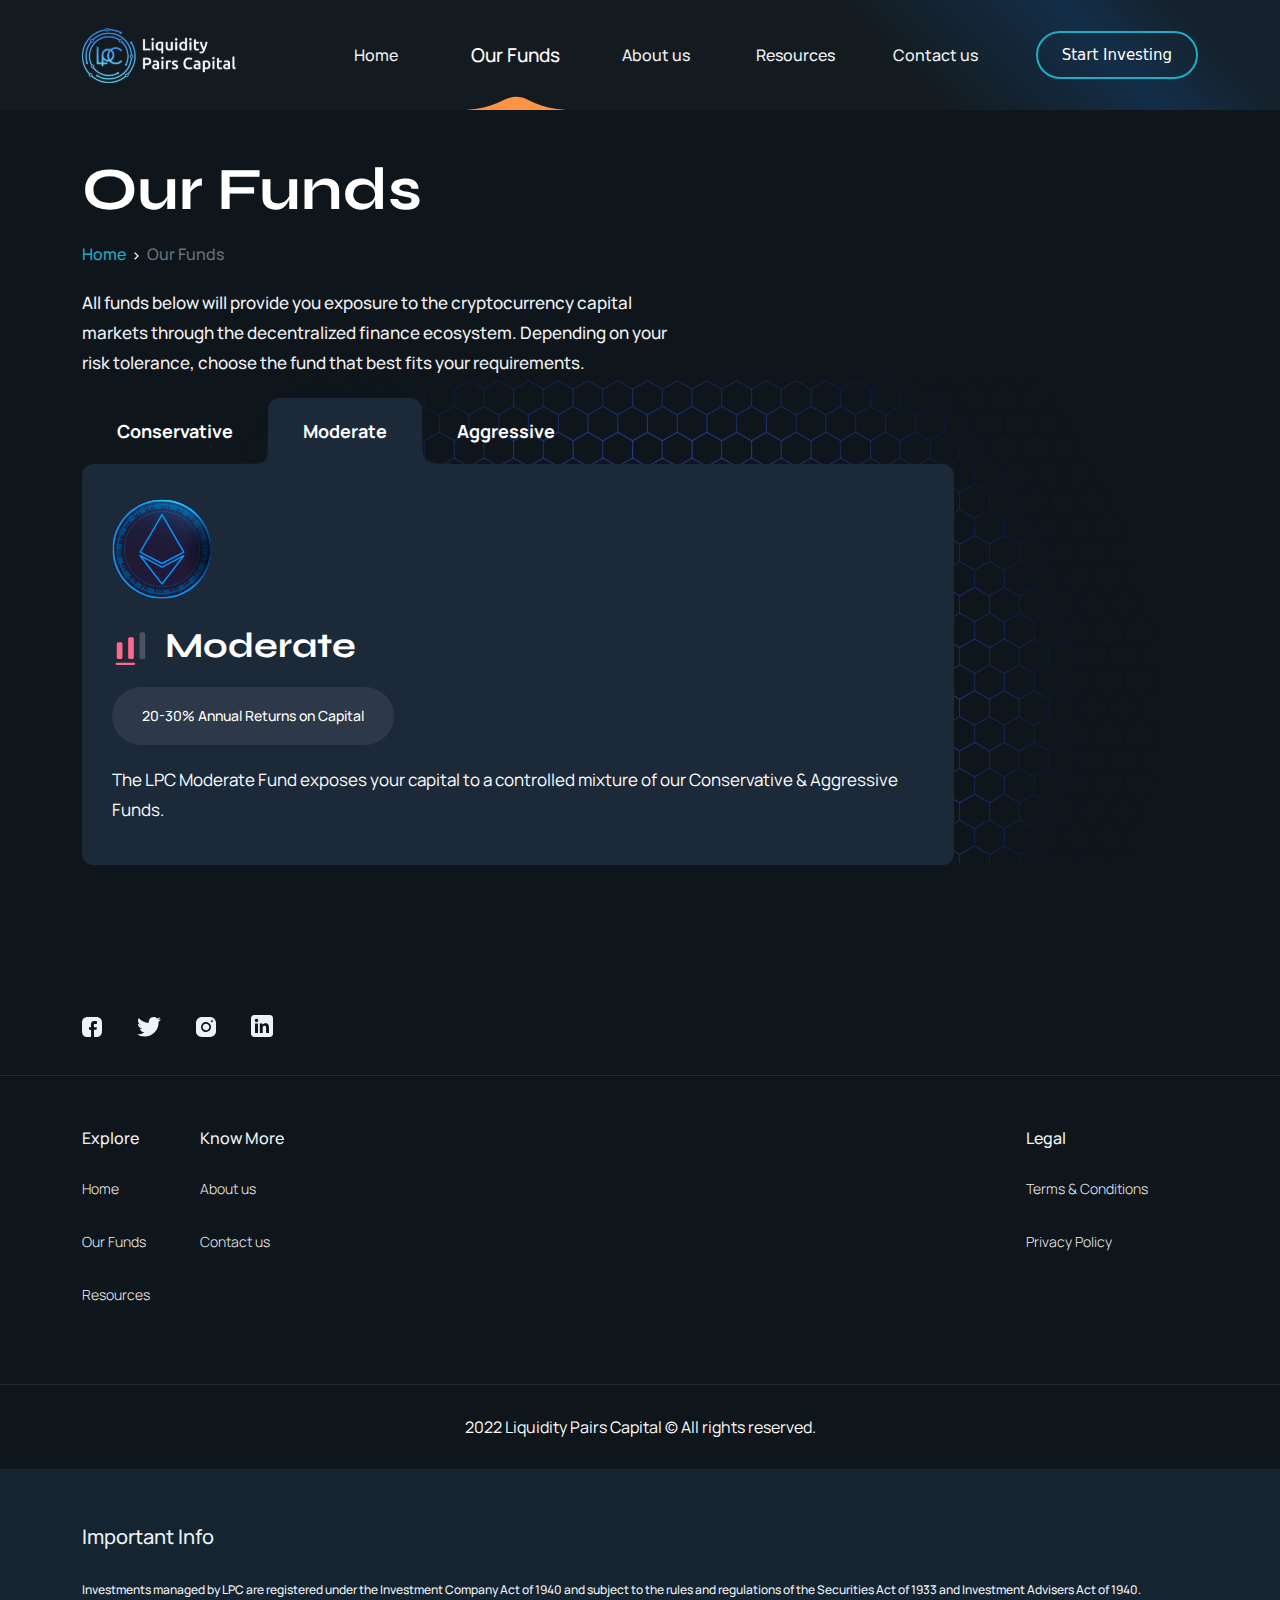
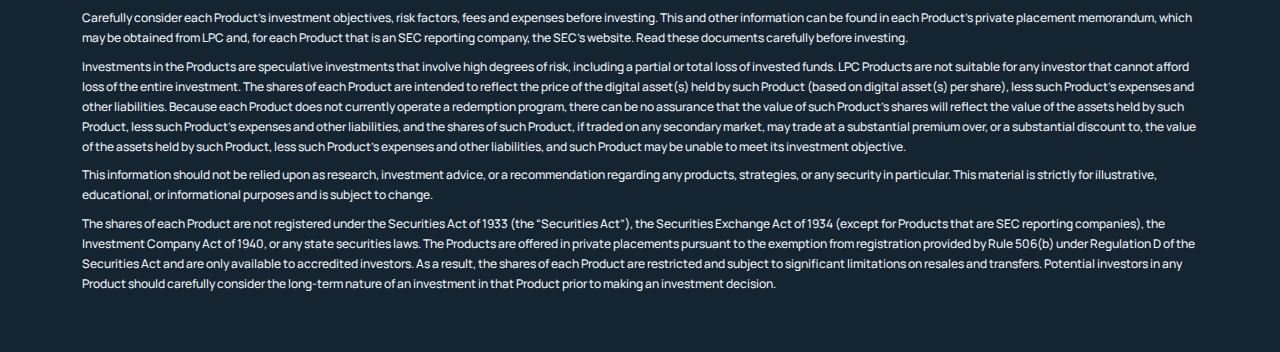
<file: our-fund-moderate.html>
<!doctype html>
<html lang="en">

<head>
    <!-- Required meta tags -->
    <meta charset="utf-8">
    <meta name="viewport" content="width=device-width, initial-scale=1">

    <!-- Bootstrap CSS -->
    <link href="css/bootstrap.min.css" rel="stylesheet">
    <!-- APP CSS -->
    <link rel="preconnect" href="https://fonts.gstatic.com" crossorigin>
    <link
        href="https://fonts.googleapis.com/css2?family=Manrope:wght@200;300;400;500;600;700;800&family=Syne:wght@400;500;600;700;800&display=swap"
        rel="stylesheet">

    <link rel="stylesheet" href="css/main.css">
    <link rel="stylesheet" href="css/header.css">
    <link rel="stylesheet" href="css/our-fund.css">
    <link rel="stylesheet" href="css/footer.css">
    <link rel="icon" type="image/x-icon" href="img/favicon.png">
    <title>Liquidity Pairs Capital | Exposure to the inside of blockchain</title>
</head>

<body>
  <header>
    <nav class="navbar navbar-expand-md fixed-top">
      <div class="container container-1200">
        <a class="navbar-brand mr-auto mr-md-3" href="index.html">
          <img src="img/logo.svg" class="logo-web">
          <img src="img/lpc-logo.png" class="logo-mob-lg">
          <img src="img/lpc-logo.png" class="logo-mob-sm">
        </a>
        <div class="mob-toggle-btn-block">

          <a href="coming-soon.html" class="investing-btn-mob">Start Investing</a>
          <button class="navbar-toggler p-0 border-0" type="button" data-toggle="offcanvas">
            <div class="hamburger" id="hamburger-1">
              <img src="img/menu.svg" alt="">
              <!-- <span class="line"></span>
              <span class="line"></span>
              <span class="line"></span> -->
            </div>
          </button>
        </div>
        <div class="navbar-collapse offcanvas-collapse">
          <div class="nav-wrapper">
            <div class="mob-close-btn-block">
              <button class="mob-nav-close-btn" id="mobnav-close">
                <img src="img/nav-close.svg" alt="">
              </button>
            </div>              
            <ul class="navbar-nav ">
              <li class="nav-item">
                <a class="nav-link nav-link-1" href="index.html">Home</a>
              </li>
              <li class="nav-item">
                <a class="nav-link nav-link-2 active" href="our-funds.html">Our Funds</a>
              </li>
              <li class="nav-item">
                <a class="nav-link nav-link-1" href="index.html#aboutUs">About us</a>
              </li>
              <li class="nav-item">
                <a class="nav-link nav-link-3"  id="navResourcesLink"  href="index.html#navResources">Resources</a>
              </li>
              <li class="nav-item">
                <a class="nav-link nav-link-4" href="contact-us.html">Contact us</a>
              </li>
            </ul>
            <ul class="headerButton">
              <li><a href="start-investing.html" class="investing-btn">Start Investing</a></li>
            </ul>
          </div>
        </div>
      </div>
    </nav>
  </header>


    <section class="our-fund-block">
        <div class="container container-1200">
            <div class="our-fund-inner-block">
                <div class="our-fund-block-header">
                    <h2 class="title">Our Funds</h2>
                    <nav aria-label="breadcrumb">
                        <ol class="breadcrumb">
                            <li class="breadcrumb-item"><a href="index.html">Home</a></li>
                            <li class="breadcrumb-item active" aria-current="page">Our Funds</li>
                        </ol>
                    </nav>
                    <p>
                        All funds below will provide you exposure to the cryptocurrency capital markets through the
                        decentralized finance ecosystem. Depending on your risk tolerance, choose the fund that best
                        fits
                        your requirements.
                    </p>
                    <!-- Home >  -->
                </div>
                <div class="our-fund-block-body">
                    <!-- Nav pills -->
                    <ul class="nav nav-pills" role="tablist">
                        <li class="nav-item">
                            <a class="nav-link" data-bs-toggle="pill" href="#Conservative">Conservative</a>
                        </li>
                        <li class="nav-item">
                            <a class="nav-link active" data-bs-toggle="pill" href="#Moderative">Moderate</a>
                        </li>
                        <li class="nav-item">
                            <a class="nav-link" data-bs-toggle="pill" href="#Aggressive">Aggressive</a>
                        </li>
                    </ul>

                    <!-- Tab panes -->
                    <div class="tab-content">
                        <div id="Conservative" class=" tab-pane fade">
                            <div class="fund-item-list">
                                <div class="fund-item">
                                    <div class="fund-item-header">
                                        <div class="img-block">
                                            <img src="img/Conservative.svg" alt="">
                                        </div>
                                        <div class="txt-block">
                                            <h4><img src="img/001.svg" alt="">Conservative</h4>
                                            <small>10-20% Annual Returns on Capital</small>
                                            <p>The LPC Conservative Fund provides you with exposure to yield farming as a liquidity provider to the DeFi Ecosystem. The yield we farm under this fund allows for the acquisition of cryptocurrency under market value.</p>
                                        </div>
                                    </div>
                                </div>
                            </div>
                        </div>
                        <div id="Moderative" class=" tab-pane  active">
                            <div class="fund-item-list">
                                <div class="fund-item">
                                    <div class="fund-item-header">
                                        <div class="img-block">
                                            <img src="img/Moderate.svg" alt="">
                                        </div>
                                        <div class="txt-block">
                                            <h4><img src="img/002.svg" alt="">Moderate</h4>
                                            <small>20-30% Annual Returns on Capital</small>
                                            <p>The LPC Moderate Fund exposes your capital to a controlled mixture of our Conservative & Aggressive Funds.</p>
                                        </div>
                                    </div>
                                </div>
                            </div>
                        </div>
                        <div id="Aggressive" class=" tab-pane fade">
                            <div class="fund-item-list">
                                <div class="fund-item">
                                    <div class="fund-item-header">
                                        <div class="img-block">
                                            <img src="img/Aggressive.svg" alt="">
                                        </div>
                                        <div class="txt-block">
                                            <h4><img src="img/003.svg" alt="">Aggressive</h4>
                                            <small>30-60% Annual Returns on Capital</small>
                                            <p>The LPC Aggressive Fund exposes your capital to newly launched cryptocurrencies as soon as they hit the market, providing the opportunity to sell the newly acquired digital assets into the hype of the launch. Secondly, this fund exposes your capital to algorithmic momentum trading with probability stacking in the top 10 core blockchain projects. In between these 2 cycles, your capital will work as a liquidity provider to collect additional yield and maximize returns.
                                            </p>
                                        </div>
                                    </div>
                                </div>
                            </div>
                        </div>
                    </div>
                </div>
            </div>
        </div>
    </section>


    <footer>

      <div class="container container-1200">
        <div class="row">
          <div class="col-md-12">
            <div class="social-link">
              <ul>
                <li>
                  <a href="#">
                    <img src="img/icon-fb.svg" alt="">
                  </a>
                </li>
                <li>
                  <a href="#">
                    <img src="img/icon-twr.svg" alt="">
                  </a>
                </li>
                <li>
                  <a href="#">
                    <img src="img/icon-insta.svg" alt="">
                  </a>
                </li>
                <li>
                  <a href="#">
                    <img src="img/icon-linkdin.svg" alt="">
                  </a>
                </li>
              </ul>
            </div>
          </div>
        </div>
      </div>
    
      <section class="border-ftr">
        <div class="container container-1200">
          <div class="row">
            <div class="col">
              <div class="nav-outer">
      
                <div class="nav-sm">
                  <ul class="footer-nav">
                    <li><Strong>Explore</Strong></li>
                    <li><a href="index.html">Home</a></li>
                    <li><a href="our-funds.html">Our Funds</a></li>
                    <li><a href="index.html#navResources">Resources</a></li>
                  </ul>
                </div>
      
                <div class="nav-sm">
                  <ul class="footer-nav">
                    <li><Strong>Know More</Strong></li>
                    <li><a href="index.html#aboutUs">About us</a></li>
                    <li><a href="contact-us.html">Contact us</a></li>
      
                  </ul>
                </div>
      
                <!-- <div class="nav-sm">
                      <ul>
                        <li><strong>Visit</strong></li>
                         <li>Address Line 1,<br>
                          Addres Line 2,<br>
                          City, 00000</li>
                      </ul>
                    </div> -->
      
                <div class="nav-sm rgt-sctn">
                  <ul>
                    <li><Strong>Legal</Strong></li>
                    <li><a href="coming-soon.html">Terms & Conditions</a></li>
                    <li><a href="coming-soon.html">Privacy Policy</a></li>
                  </ul>
                </div>
              </div>
            </div>
          </div>
        </div>
    
      </section>
    
    
      <div class="rights-block">
        <p>2022 Liquidity Pairs Capital © All rights reserved.</p>
      </div>
    
      <div class="ftr-info">
        <div class="container container-1200">
          <div class="row">
            <div class="col-md-12">
              <strong> Important Info </strong>
    
              <p>Investments managed by LPC are registered under the Investment Company Act of 1940 and subject to the rules
                and regulations of the Securities Act of 1933 and Investment Advisers Act of 1940.</p>
              <p>
                Carefully consider each Product’s investment objectives, risk factors, fees and expenses before investing.
                This and other information can be found in each Product’s private placement memorandum, which may be
                obtained from LPC and, for each Product that is an SEC reporting company, the SEC’s website. Read these
                documents carefully before investing.
              </p>
              <p>
    
                Investments in the Products are speculative investments that involve high degrees of risk, including a
                partial or total loss of invested funds. LPC Products are not suitable for any investor that cannot afford
                loss of the entire investment. The shares of each Product are intended to reflect the price of the digital
                asset(s) held by such Product (based on digital asset(s) per share), less such Product’s expenses and other
                liabilities. Because each Product does not currently operate a redemption program, there can be no assurance
                that the value of such Product’s shares will reflect the value of the assets held by such Product, less such
                Product’s expenses and other liabilities, and the shares of such Product, if traded on any secondary market,
                may trade at a substantial premium over, or a substantial discount to, the value of the assets held by such
                Product, less such Product’s expenses and other liabilities, and such Product may be unable to meet its
                investment objective.
              </p>
              <p>
    
                This information should not be relied upon as research, investment advice, or a recommendation regarding any
                products, strategies, or any security in particular. This material is strictly for illustrative,
                educational, or informational purposes and is subject to change.
              </p>
              <p>
    
                The shares of each Product are not registered under the Securities Act of 1933 (the “Securities Act”), the
                Securities Exchange Act of 1934 (except for Products that are SEC reporting companies), the Investment
                Company Act of 1940, or any state securities laws. The Products are offered in private placements pursuant
                to the exemption from registration provided by Rule 506(b) under Regulation D of the Securities Act and are
                only available to accredited investors. As a result, the shares of each Product are restricted and subject
                to significant limitations on resales and transfers. Potential investors in any Product should carefully
                consider the long-term nature of an investment in that Product prior to making an investment decision.
              </p>
    
            </div>
          </div>
        </div>
      </div>
    </footer>


    <script src="js/vendor/jquery-3.5.1.min.js"></script>
    <script src="js/bootstrap.bundle.min.js"></script>
    <script src="js/slick.min.js"></script>
    <script src="js/slick-custom.js"></script>
    <script src="js/main.js"></script>
    <!-- <script src="js/vendor/popper.min.js" crossorigin="anonymous"></script> -->
    <!-- <script src="js/vendor/bootstrap.min.js" crossorigin="anonymous"></script> -->

</body>

</html>
</file>
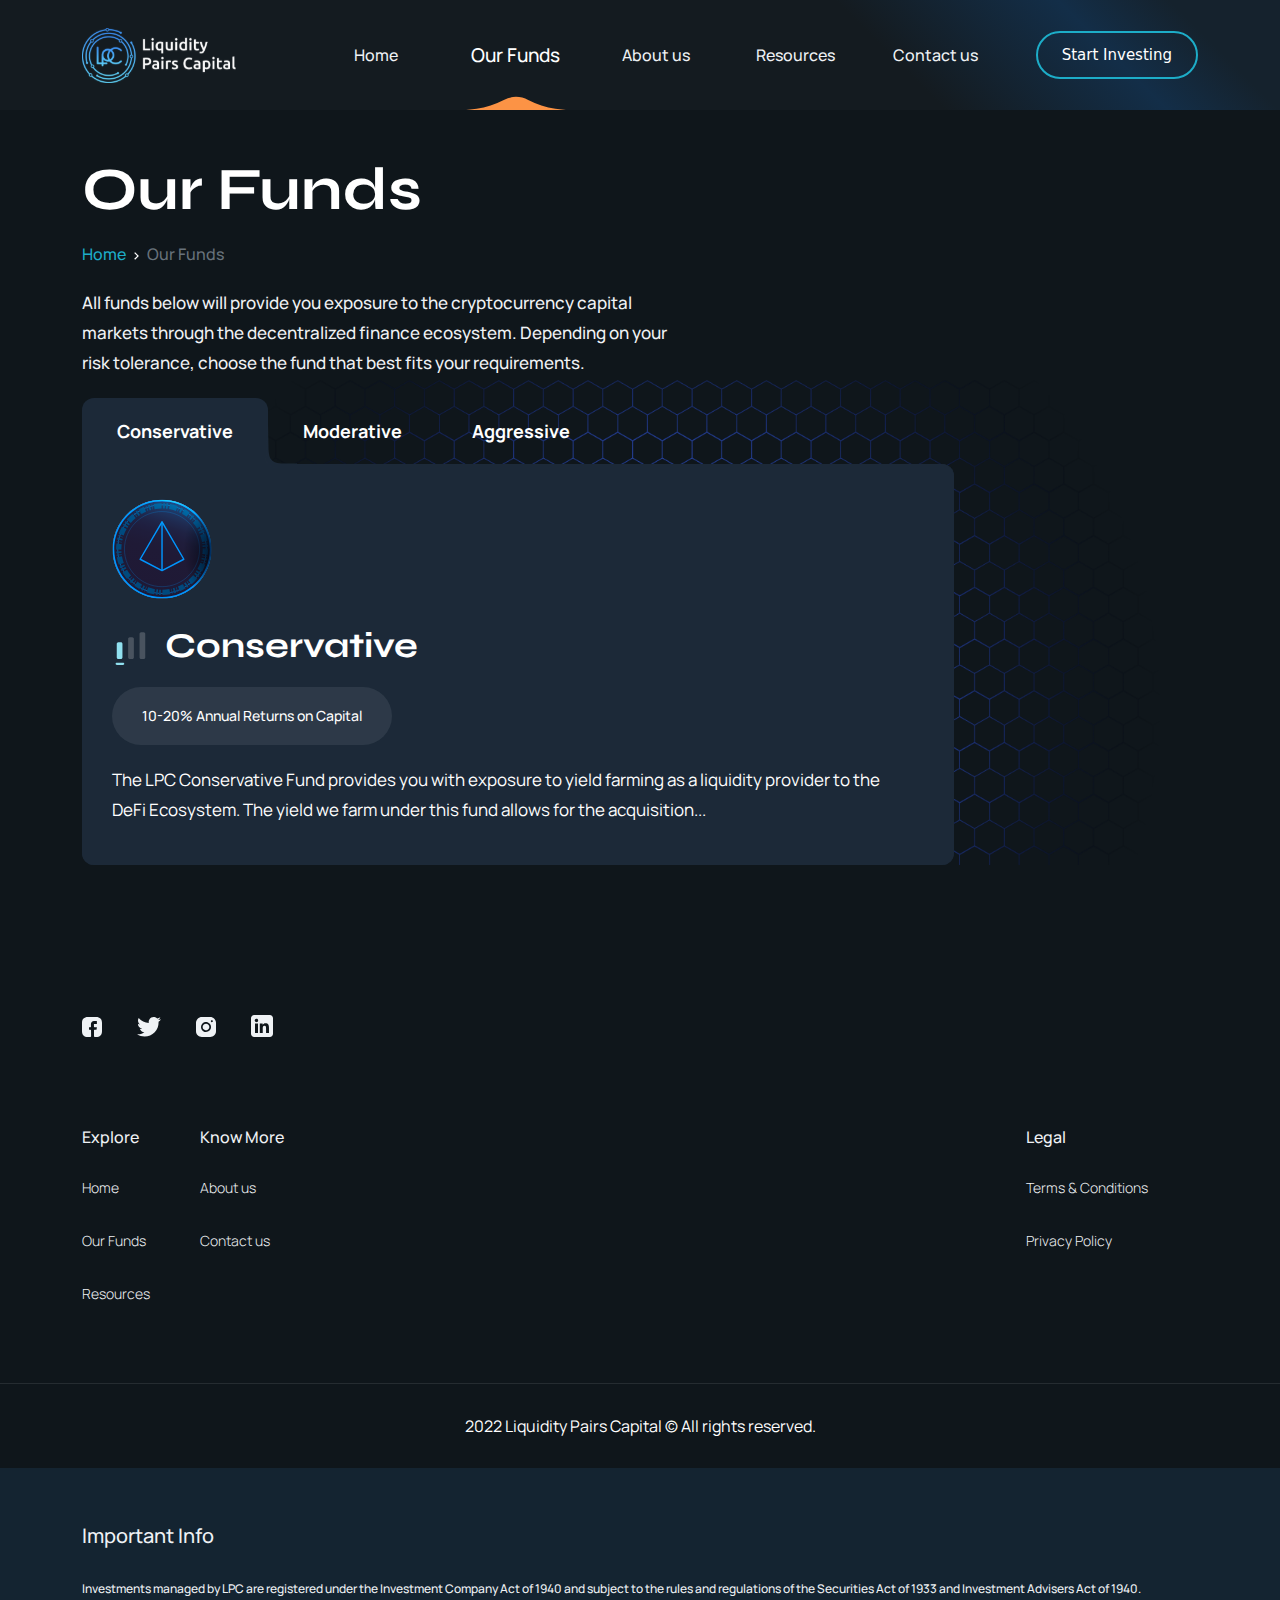
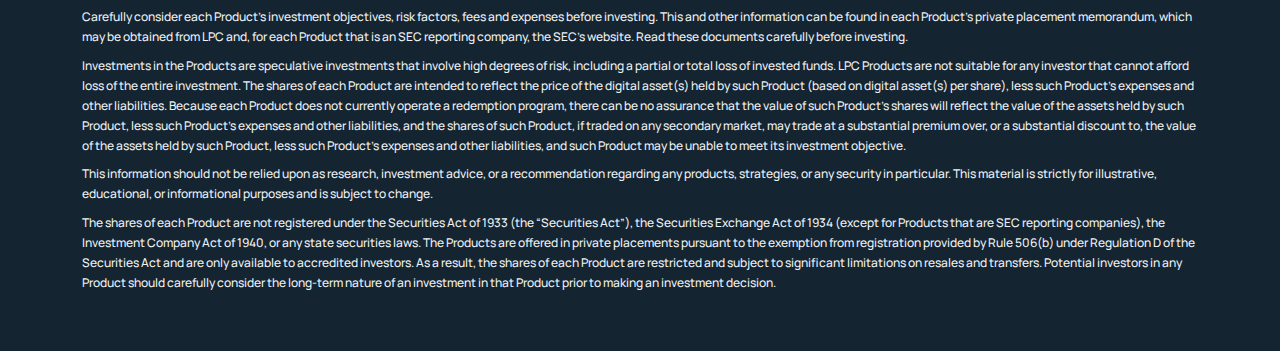
<file: our-fund.html>
<!doctype html>
<html lang="en">

<head>
    <!-- Required meta tags -->
    <meta charset="utf-8">
    <meta name="viewport" content="width=device-width, initial-scale=1">

    <!-- Bootstrap CSS -->
    <link href="css/bootstrap.min.css" rel="stylesheet">
    <!-- APP CSS -->
    <link rel="preconnect" href="https://fonts.gstatic.com" crossorigin>
    <link
        href="https://fonts.googleapis.com/css2?family=Manrope:wght@200;300;400;500;600;700;800&family=Syne:wght@400;500;600;700;800&display=swap"
        rel="stylesheet">

    <link rel="stylesheet" href="css/main.css">
    <link rel="stylesheet" href="css/header.css">
    <link rel="stylesheet" href="css/our-fund.css">
    <link rel="stylesheet" href="css/footer.css">
    <link rel="icon" type="image/x-icon" href="img/favicon.png">
    <title>Liquidity Pairs Capital | Exposure to the inside of blockchain</title>
</head>

<body>
    <header>
        <nav class="navbar navbar-expand-md fixed-top">
            <div class="container container-1200">
                <a class="navbar-brand mr-auto mr-md-3" href="index.html">
                    <img src="img/logo.svg" class="logo-web">
                    <img src="img/lpc-logo.png" class="logo-mob-lg">
                    <img src="img/lpc-logo.png" class="logo-mob-sm">
                </a>
                <div class="mob-toggle-btn-block">
    
                    <a href="coming-soon.html" class="investing-btn-mob">Start Investing</a>
                    <button class="navbar-toggler p-0 border-0" type="button" data-toggle="offcanvas">
                        <div class="hamburger" id="hamburger-1">
                            <img src="img/menu.svg" alt="">
                            <!-- <span class="line"></span>
                <span class="line"></span>
                <span class="line"></span> -->
                        </div>
                    </button>
                </div>
                <div class="navbar-collapse offcanvas-collapse">
                    <div class="nav-wrapper">
                        <div class="mob-close-btn-block">
                            <button class="mob-nav-close-btn" id="mobnav-close">
                                <img src="img/nav-close.svg" alt="">
                            </button>
                        </div>
                        <ul class="navbar-nav ">
                            <li class="nav-item">
                                <a class="nav-link nav-link-1" href="index.html">Home</a>
                            </li>
                            <li class="nav-item">
                                <a class="nav-link nav-link-2 active" href="our-fund.html">Our Funds</a>
                            </li>
                            <li class="nav-item">
                                <a class="nav-link nav-link-1" href="index.html#aboutUs">About us</a>
                            </li>
                            <li class="nav-item">
                                <a class="nav-link nav-link-3" href="index.html#navResources">Resources</a>
                            </li>
                            <li class="nav-item">
                                <a class="nav-link nav-link-4" href="contact-us.html">Contact us</a>
                            </li>
                        </ul>
                        <ul class="headerButton">
                            <li><a href="start-investing.html" class="investing-btn">Start Investing</a></li>
                        </ul>
                    </div>
                </div>
            </div>
        </nav>
    </header>


    <section class="our-fund-block">
        <div class="container container-1200">
            <div class="our-fund-inner-block">
                <div class="our-fund-block-header">
                    <h2 class="title">Our Funds</h2>
                    <nav aria-label="breadcrumb">
                        <ol class="breadcrumb">
                            <li class="breadcrumb-item"><a href="#">Home</a></li>
                            <li class="breadcrumb-item active" aria-current="page">Our Funds</li>
                        </ol>
                    </nav>
                    <p>
                        All funds below will provide you exposure to the cryptocurrency capital markets through the
                        decentralized finance ecosystem. Depending on your risk tolerance, choose the fund that best
                        fits
                        your requirements.
                    </p>
                    <!-- Home >  -->
                </div>
                <div class="our-fund-block-body">
                    <!-- Nav pills -->
                    <ul class="nav nav-pills" role="tablist">
                        <li class="nav-item">
                            <a class="nav-link active" data-bs-toggle="pill" href="#Conservative">Conservative</a>
                        </li>
                        <li class="nav-item">
                            <a class="nav-link" data-bs-toggle="pill" href="#Moderative">Moderative</a>
                        </li>
                        <li class="nav-item">
                            <a class="nav-link" data-bs-toggle="pill" href="#Aggressive">Aggressive</a>
                        </li>
                    </ul>

                    <!-- Tab panes -->
                    <div class="tab-content">
                        <div id="Conservative" class=" tab-pane active">
                            <div class="fund-item-list">
                                <div class="fund-item">
                                    <div class="fund-item-header">
                                        <div class="img-block">
                                            <img src="img/Conservative.svg" alt="">
                                        </div>
                                        <div class="txt-block">
                                            <h4><img src="img/001.svg" alt="">Conservative</h4>
                                            <small>10-20% Annual Returns on Capital</small>
                                            <p>The LPC Conservative Fund provides you with exposure to yield farming as
                                                a
                                                liquidity provider to
                                                the DeFi Ecosystem. The yield we farm under this fund allows for the
                                                acquisition...</p>
                                        </div>
                                    </div>
                                </div>
                            </div>
                        </div>
                        <div id="Moderative" class=" tab-pane fade">
                            <div class="fund-item-list">
                                <div class="fund-item">
                                    <div class="fund-item-header">
                                        <div class="img-block">
                                            <img src="img/Moderate.svg" alt="">
                                        </div>
                                        <div class="txt-block">
                                            <h4><img src="img/002.svg" alt="">Moderate</h4>
                                            <small>20-30% Annual Returns on Capital</small>
                                            <p>The LPC Moderate Fund exposes your capital to a controlled mixture of our
                                                Conservative & Aggressive
                                                Funds.</p>
                                        </div>
                                    </div>
                                </div>
                            </div>
                        </div>
                        <div id="Aggressive" class=" tab-pane fade">
                            <div class="fund-item-list">
                                <div class="fund-item">
                                    <div class="fund-item-header">
                                        <div class="img-block">
                                            <img src="img/Aggressive.svg" alt="">
                                        </div>
                                        <div class="txt-block">
                                            <h4><img src="img/003.svg" alt="">Aggressive</h4>
                                            <small>25-50% Annual Returns on Capital</small>
                                            <p>The LPC Aggressive Fund exposes your capital to newly launched
                                                cryptocurrencies as soon as they hit
                                                the market, providing the opportunity to sell the newly acquired
                                                digital...
                                            </p>
                                        </div>
                                    </div>
                                </div>
                            </div>
                        </div>
                    </div>
                </div>
            </div>
        </div>
    </section>


    <footer>
  
        <div class="container container-1200">
          <div class="row">
          <div class="col-md-12">
                   <div class="social-link">
                     <ul>
                       <li>
                         <a href="#">
                           <img src="img/icon-fb.svg" alt="">
                         </a>
                       </li>
                       <li>
                         <a href="#">
                           <img src="img/icon-twr.svg" alt="">
                         </a>
                       </li>
                       <li>
                         <a href="#">
                           <img src="img/icon-insta.svg" alt="">
                         </a>
                       </li>
                       <li>
                         <a href="#">
                           <img src="img/icon-linkdin.svg" alt="">
                         </a>
                       </li>
                     </ul>
                   </div>
                 </div>
      
      
                 <div class="col">
                  <div class="nav-outer">
      
                    <div class="nav-sm">
                      <ul class="footer-nav">
                         <li><Strong>Explore</Strong></li>
                        <li><a href="index.html">Home</a></li>
                        <li><a href="our-fund.html">Our Funds</a></li>
                        <li><a href="resources.html">Resources</a></li>
                      </ul>
                    </div>
      
                    <div class="nav-sm">
                      <ul class="footer-nav">
                         <li><Strong>Know More</Strong></li>
                        <li><a href="index.html#aboutUs">About us</a></li>
                        <li><a href="contact-us.html">Contact us</a></li>
                       
                      </ul>
                    </div>
      
                    <!-- <div class="nav-sm">
                      <ul>
                        <li><strong>Visit</strong></li>
                         <li>Address Line 1,<br>
                          Addres Line 2,<br>
                          City, 00000</li>
                      </ul>
                    </div> -->
      
                    <div class="nav-sm rgt-sctn">
                      <ul>
                         <li><Strong>Legal</Strong></li>
                        <li><a href="coming-soon.html">Terms & Conditions</a></li>
                        <li><a href="coming-soon.html">Privacy Policy</a></li>
                      </ul>
                    </div>
                  </div>
                 </div>
            </div>
        </div>
        
        <div class="rights-block">
            <p>2022 Liquidity Pairs Capital © All rights reserved.</p>
          </div>
      
        <div class="ftr-info">
          <div class="container container-1200">
            <div class="row">
              <div class="col-md-12">
                    <strong> Important Info </strong>
      
                    <p>Investments managed by LPC are registered under the Investment Company Act of 1940 and subject to the rules and regulations of the Securities Act of 1933 and Investment Advisers Act of 1940.</p>
                    <p>
                      Carefully consider each Product’s investment objectives, risk factors, fees and expenses before investing. This and other information can be found in each Product’s private placement memorandum, which may be obtained from LPC and, for each Product that is an SEC reporting company, the SEC’s website. Read these documents carefully before investing.
                    </p>
                    <p>
      
                      Investments in the Products are speculative investments that involve high degrees of risk, including a partial or total loss of invested funds. LPC Products are not suitable for any investor that cannot afford loss of the entire investment. The shares of each Product are intended to reflect the price of the digital asset(s) held by such Product (based on digital asset(s) per share), less such Product’s expenses and other liabilities. Because each Product does not currently operate a redemption program, there can be no assurance that the value of such Product’s shares will reflect the value of the assets held by such Product, less such Product’s expenses and other liabilities, and the shares of such Product, if traded on any secondary market, may trade at a substantial premium over, or a substantial discount to, the value of the assets held by such Product, less such Product’s expenses and other liabilities, and such Product may be unable to meet its investment objective.
                    </p>
                    <p>
                      
                      This information should not be relied upon as research, investment advice, or a recommendation regarding any products, strategies, or any security in particular. This material is strictly for illustrative, educational, or informational purposes and is subject to change.
                    </p>
                    <p>
                      
                      The shares of each Product are not registered under the Securities Act of 1933 (the “Securities Act”), the Securities Exchange Act of 1934 (except for Products that are SEC reporting companies), the Investment Company Act of 1940, or any state securities laws. The Products are offered in private placements pursuant to the exemption from registration provided by Rule 506(b) under Regulation D of the Securities Act and are only available to accredited investors. As a result, the shares of each Product are restricted and subject to significant limitations on resales and transfers. Potential investors in any Product should carefully consider the long-term nature of an investment in that Product prior to making an investment decision.
                    </p>               
              </div>
            </div>
          </div>
        </div>
      </footer>


    <script src="js/vendor/jquery-3.5.1.min.js"></script>
    <script src="js/bootstrap.bundle.min.js"></script>
    <script src="js/slick.min.js"></script>
    <script src="js/slick-custom.js"></script>
    <script src="js/main.js"></script>
    <!-- <script src="js/vendor/popper.min.js" crossorigin="anonymous"></script> -->
    <!-- <script src="js/vendor/bootstrap.min.js" crossorigin="anonymous"></script> -->

</body>

</html>
</file>
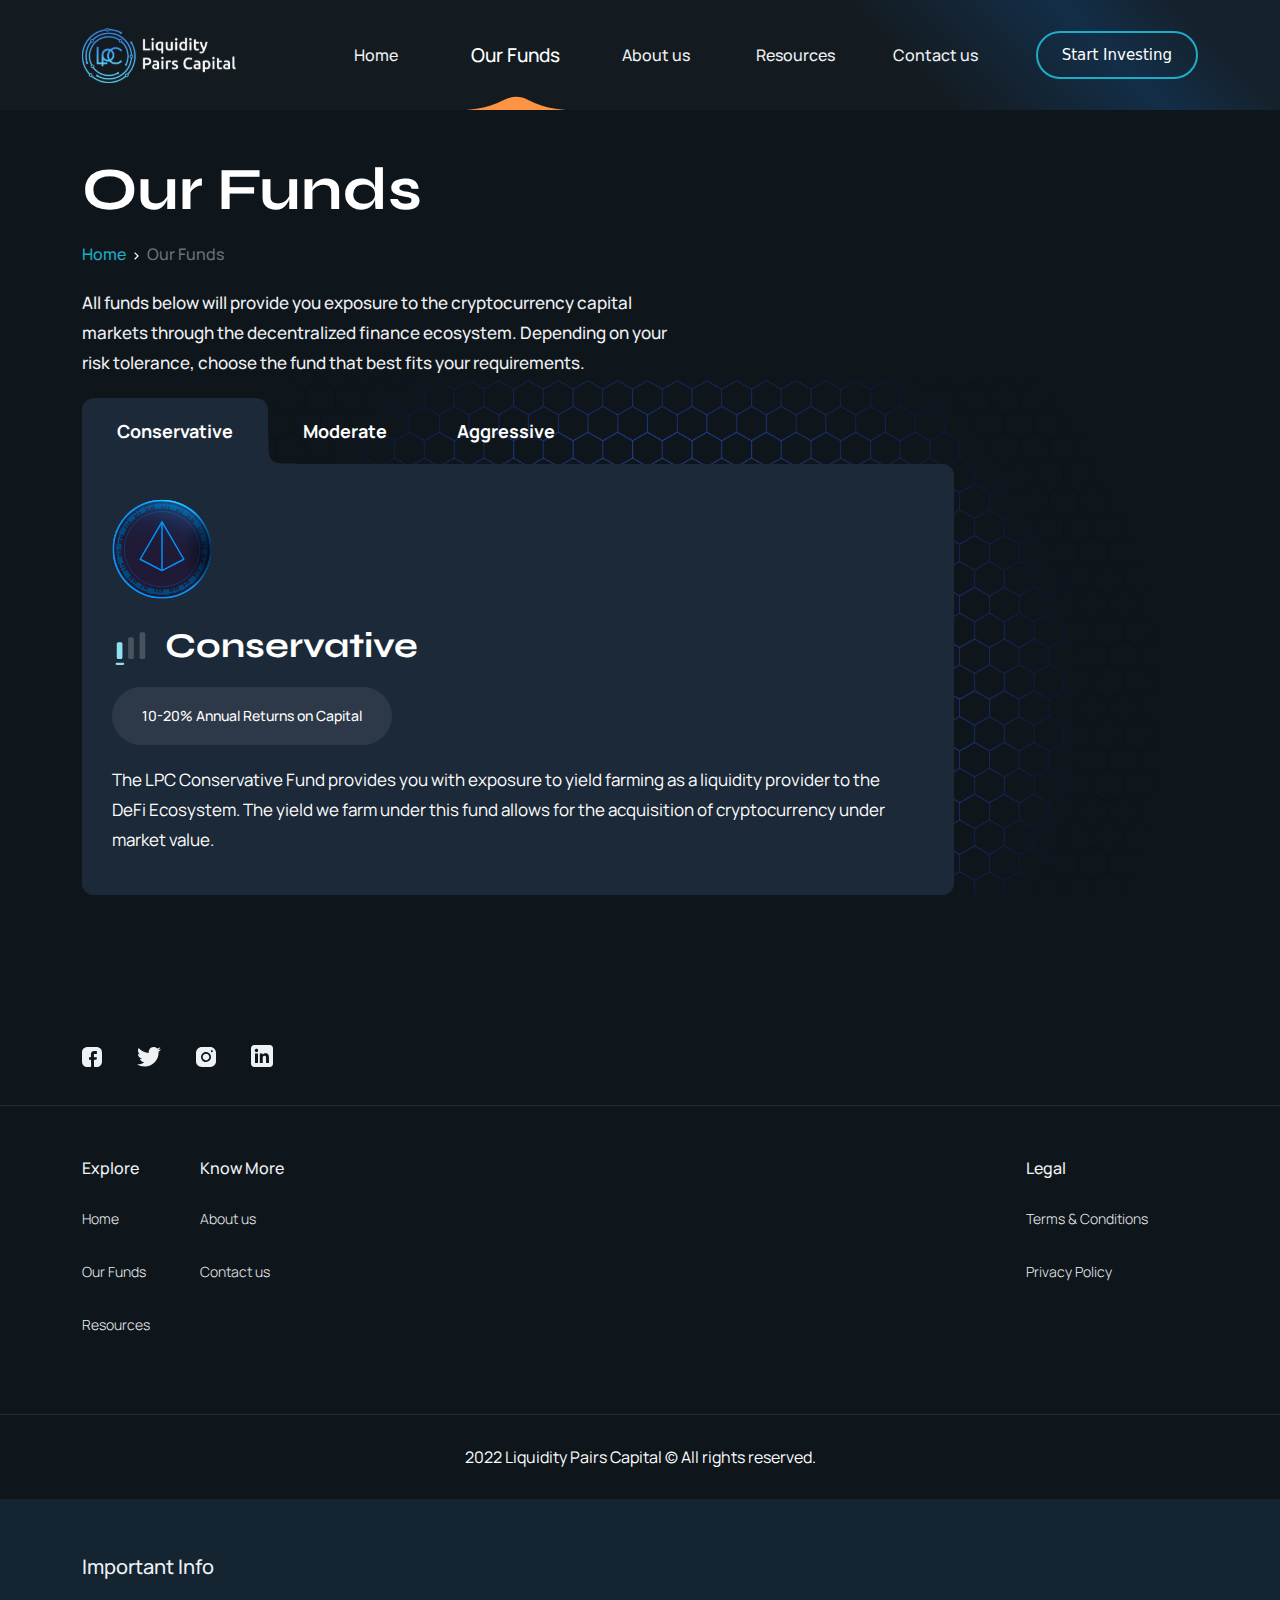
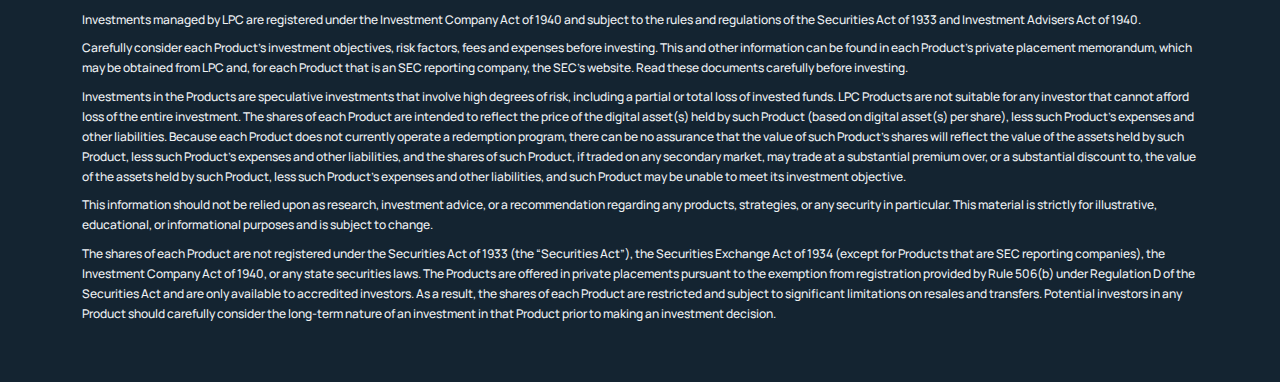
<file: our-funds.html>
<!doctype html>
<html lang="en">

<head>
    <!-- Required meta tags -->
    <meta charset="utf-8">
    <meta name="viewport" content="width=device-width, initial-scale=1">

    <!-- Bootstrap CSS -->
    <link href="css/bootstrap.min.css" rel="stylesheet">
    <!-- APP CSS -->
    <link rel="preconnect" href="https://fonts.gstatic.com" crossorigin>
    <link
        href="https://fonts.googleapis.com/css2?family=Manrope:wght@200;300;400;500;600;700;800&family=Syne:wght@400;500;600;700;800&display=swap"
        rel="stylesheet">

    <link rel="stylesheet" href="css/main.css">
    <link rel="stylesheet" href="css/header.css">
    <link rel="stylesheet" href="css/our-fund.css">
    <link rel="stylesheet" href="css/footer.css">
    <link rel="icon" type="image/x-icon" href="img/favicon.png">
    <title>Liquidity Pairs Capital | Exposure to the inside of blockchain</title>
</head>

<body>
  <header>
    <nav class="navbar navbar-expand-md fixed-top">
      <div class="container container-1200">
        <a class="navbar-brand mr-auto mr-md-3" href="index.html">
          <img src="img/logo.svg" class="logo-web">
          <img src="img/lpc-logo.png" class="logo-mob-lg">
          <img src="img/lpc-logo.png" class="logo-mob-sm">
        </a>
        <div class="mob-toggle-btn-block">

          <a href="coming-soon.html" class="investing-btn-mob">Start Investing</a>
          <button class="navbar-toggler p-0 border-0" type="button" data-toggle="offcanvas">
            <div class="hamburger" id="hamburger-1">
              <img src="img/menu.svg" alt="">
              <!-- <span class="line"></span>
              <span class="line"></span>
              <span class="line"></span> -->
            </div>
          </button>
        </div>
        <div class="navbar-collapse offcanvas-collapse">
          <div class="nav-wrapper">
            <div class="mob-close-btn-block">
              <button class="mob-nav-close-btn" id="mobnav-close">
                <img src="img/nav-close.svg" alt="">
              </button>
            </div>              
            <ul class="navbar-nav ">
              <li class="nav-item">
                <a class="nav-link nav-link-1" href="index.html">Home</a>
              </li>
              <li class="nav-item">
                <a class="nav-link nav-link-2 active" href="our-funds.html">Our Funds</a>
              </li>
              <li class="nav-item">
                <a class="nav-link nav-link-1" href="index.html#aboutUs">About us</a>
              </li>
              <li class="nav-item">
                <a class="nav-link nav-link-3"  id="navResourcesLink"  href="index.html#navResources">Resources</a>
              </li>
              <li class="nav-item">
                <a class="nav-link nav-link-4" href="contact-us.html">Contact us</a>
              </li>
            </ul>
            <ul class="headerButton">
              <li><a href="start-investing.html" class="investing-btn">Start Investing</a></li>
            </ul>
          </div>
        </div>
      </div>
    </nav>
  </header>


    <section class="our-fund-block">
        <div class="container container-1200">
            <div class="our-fund-inner-block">
                <div class="our-fund-block-header">
                    <h2 class="title">Our Funds</h2>
                    <nav aria-label="breadcrumb">
                        <ol class="breadcrumb">
                            <li class="breadcrumb-item"><a href="index.html">Home</a></li>
                            <li class="breadcrumb-item active" aria-current="page">Our Funds</li>
                        </ol>
                    </nav>
                    <p>
                        All funds below will provide you exposure to the cryptocurrency capital markets through the
                        decentralized finance ecosystem. Depending on your risk tolerance, choose the fund that best
                        fits
                        your requirements.
                    </p>
                    <!-- Home >  -->
                </div>
                <div class="our-fund-block-body">
                    <!-- Nav pills -->
                    <ul class="nav nav-pills" role="tablist">
                        <li class="nav-item">
                            <a class="nav-link active" data-bs-toggle="pill" href="#Conservative">Conservative</a>
                        </li>
                        <li class="nav-item">
                            <a class="nav-link" data-bs-toggle="pill" href="#Moderative">Moderate</a>
                        </li>
                        <li class="nav-item">
                            <a class="nav-link" data-bs-toggle="pill" href="#Aggressive">Aggressive</a>
                        </li>
                    </ul>

                    <!-- Tab panes -->
                    <div class="tab-content">
                        <div id="Conservative" class=" tab-pane active">
                            <div class="fund-item-list">
                                <div class="fund-item">
                                    <div class="fund-item-header">
                                        <div class="img-block">
                                            <img src="img/Conservative.svg" alt="">
                                        </div>
                                        <div class="txt-block">
                                            <h4><img src="img/001.svg" alt="">Conservative</h4>
                                            <small>10-20% Annual Returns on Capital</small>
                                            <p>The LPC Conservative Fund provides you with exposure to yield farming as a liquidity provider to the DeFi Ecosystem. The yield we farm under this fund allows for the acquisition of cryptocurrency under market value.</p>
                                        </div>
                                    </div>
                                </div>
                            </div>
                        </div>
                        <div id="Moderative" class=" tab-pane fade">
                            <div class="fund-item-list">
                                <div class="fund-item">
                                    <div class="fund-item-header">
                                        <div class="img-block">
                                            <img src="img/Moderate.svg" alt="">
                                        </div>
                                        <div class="txt-block">
                                            <h4><img src="img/002.svg" alt="">Moderate</h4>
                                            <small>20-30% Annual Returns on Capital</small>
                                            <p>The LPC Moderate Fund exposes your capital to a controlled mixture of our Conservative & Aggressive Funds.</p>
                                        </div>
                                    </div>
                                </div>
                            </div>
                        </div>
                        <div id="Aggressive" class=" tab-pane fade">
                            <div class="fund-item-list">
                                <div class="fund-item">
                                    <div class="fund-item-header">
                                        <div class="img-block">
                                            <img src="img/Aggressive.svg" alt="">
                                        </div>
                                        <div class="txt-block">
                                            <h4><img src="img/003.svg" alt="">Aggressive</h4>
                                            <small>30-60% Annual Returns on Capital</small>
                                            <p>The LPC Aggressive Fund exposes your capital to newly launched cryptocurrencies as soon as they hit the market, providing the opportunity to sell the newly acquired digital assets into the hype of the launch. Secondly, this fund exposes your capital to algorithmic momentum trading with probability stacking in the top 10 core blockchain projects. In between these 2 cycles, your capital will work as a liquidity provider to collect additional yield and maximize returns.
                                            </p>
                                        </div>
                                    </div>
                                </div>
                            </div>
                        </div>
                    </div>
                </div>
            </div>
        </div>
    </section>


    <footer>

      <div class="container container-1200">
        <div class="row">
          <div class="col-md-12">
            <div class="social-link">
              <ul>
                <li>
                  <a href="#">
                    <img src="img/icon-fb.svg" alt="">
                  </a>
                </li>
                <li>
                  <a href="#">
                    <img src="img/icon-twr.svg" alt="">
                  </a>
                </li>
                <li>
                  <a href="#">
                    <img src="img/icon-insta.svg" alt="">
                  </a>
                </li>
                <li>
                  <a href="#">
                    <img src="img/icon-linkdin.svg" alt="">
                  </a>
                </li>
              </ul>
            </div>
          </div>
        </div>
      </div>
    
      <section class="border-ftr">
        <div class="container container-1200">
          <div class="row">
            <div class="col">
              <div class="nav-outer">
      
                <div class="nav-sm">
                  <ul class="footer-nav">
                    <li><Strong>Explore</Strong></li>
                    <li><a href="index.html">Home</a></li>
                    <li><a href="our-funds.html">Our Funds</a></li>
                    <li><a href="index.html#navResources">Resources</a></li>
                  </ul>
                </div>
      
                <div class="nav-sm">
                  <ul class="footer-nav">
                    <li><Strong>Know More</Strong></li>
                    <li><a href="index.html#aboutUs">About us</a></li>
                    <li><a href="contact-us.html">Contact us</a></li>
      
                  </ul>
                </div>
      
                <!-- <div class="nav-sm">
                      <ul>
                        <li><strong>Visit</strong></li>
                         <li>Address Line 1,<br>
                          Addres Line 2,<br>
                          City, 00000</li>
                      </ul>
                    </div> -->
      
                <div class="nav-sm rgt-sctn">
                  <ul>
                    <li><Strong>Legal</Strong></li>
                    <li><a href="coming-soon.html">Terms & Conditions</a></li>
                    <li><a href="coming-soon.html">Privacy Policy</a></li>
                  </ul>
                </div>
              </div>
            </div>
          </div>
        </div>
    
      </section>
    
    
      <div class="rights-block">
        <p>2022 Liquidity Pairs Capital © All rights reserved.</p>
      </div>
    
      <div class="ftr-info">
        <div class="container container-1200">
          <div class="row">
            <div class="col-md-12">
              <strong> Important Info </strong>
    
              <p>Investments managed by LPC are registered under the Investment Company Act of 1940 and subject to the rules
                and regulations of the Securities Act of 1933 and Investment Advisers Act of 1940.</p>
              <p>
                Carefully consider each Product’s investment objectives, risk factors, fees and expenses before investing.
                This and other information can be found in each Product’s private placement memorandum, which may be
                obtained from LPC and, for each Product that is an SEC reporting company, the SEC’s website. Read these
                documents carefully before investing.
              </p>
              <p>
    
                Investments in the Products are speculative investments that involve high degrees of risk, including a
                partial or total loss of invested funds. LPC Products are not suitable for any investor that cannot afford
                loss of the entire investment. The shares of each Product are intended to reflect the price of the digital
                asset(s) held by such Product (based on digital asset(s) per share), less such Product’s expenses and other
                liabilities. Because each Product does not currently operate a redemption program, there can be no assurance
                that the value of such Product’s shares will reflect the value of the assets held by such Product, less such
                Product’s expenses and other liabilities, and the shares of such Product, if traded on any secondary market,
                may trade at a substantial premium over, or a substantial discount to, the value of the assets held by such
                Product, less such Product’s expenses and other liabilities, and such Product may be unable to meet its
                investment objective.
              </p>
              <p>
    
                This information should not be relied upon as research, investment advice, or a recommendation regarding any
                products, strategies, or any security in particular. This material is strictly for illustrative,
                educational, or informational purposes and is subject to change.
              </p>
              <p>
    
                The shares of each Product are not registered under the Securities Act of 1933 (the “Securities Act”), the
                Securities Exchange Act of 1934 (except for Products that are SEC reporting companies), the Investment
                Company Act of 1940, or any state securities laws. The Products are offered in private placements pursuant
                to the exemption from registration provided by Rule 506(b) under Regulation D of the Securities Act and are
                only available to accredited investors. As a result, the shares of each Product are restricted and subject
                to significant limitations on resales and transfers. Potential investors in any Product should carefully
                consider the long-term nature of an investment in that Product prior to making an investment decision.
              </p>
    
            </div>
          </div>
        </div>
      </div>
    </footer>


    <script src="js/vendor/jquery-3.5.1.min.js"></script>
    <script src="js/bootstrap.bundle.min.js"></script>
    <script src="js/slick.min.js"></script>
    <script src="js/slick-custom.js"></script>
    <script src="js/main.js"></script>
    <!-- <script src="js/vendor/popper.min.js" crossorigin="anonymous"></script> -->
    <!-- <script src="js/vendor/bootstrap.min.js" crossorigin="anonymous"></script> -->

</body>

</html>
</file>
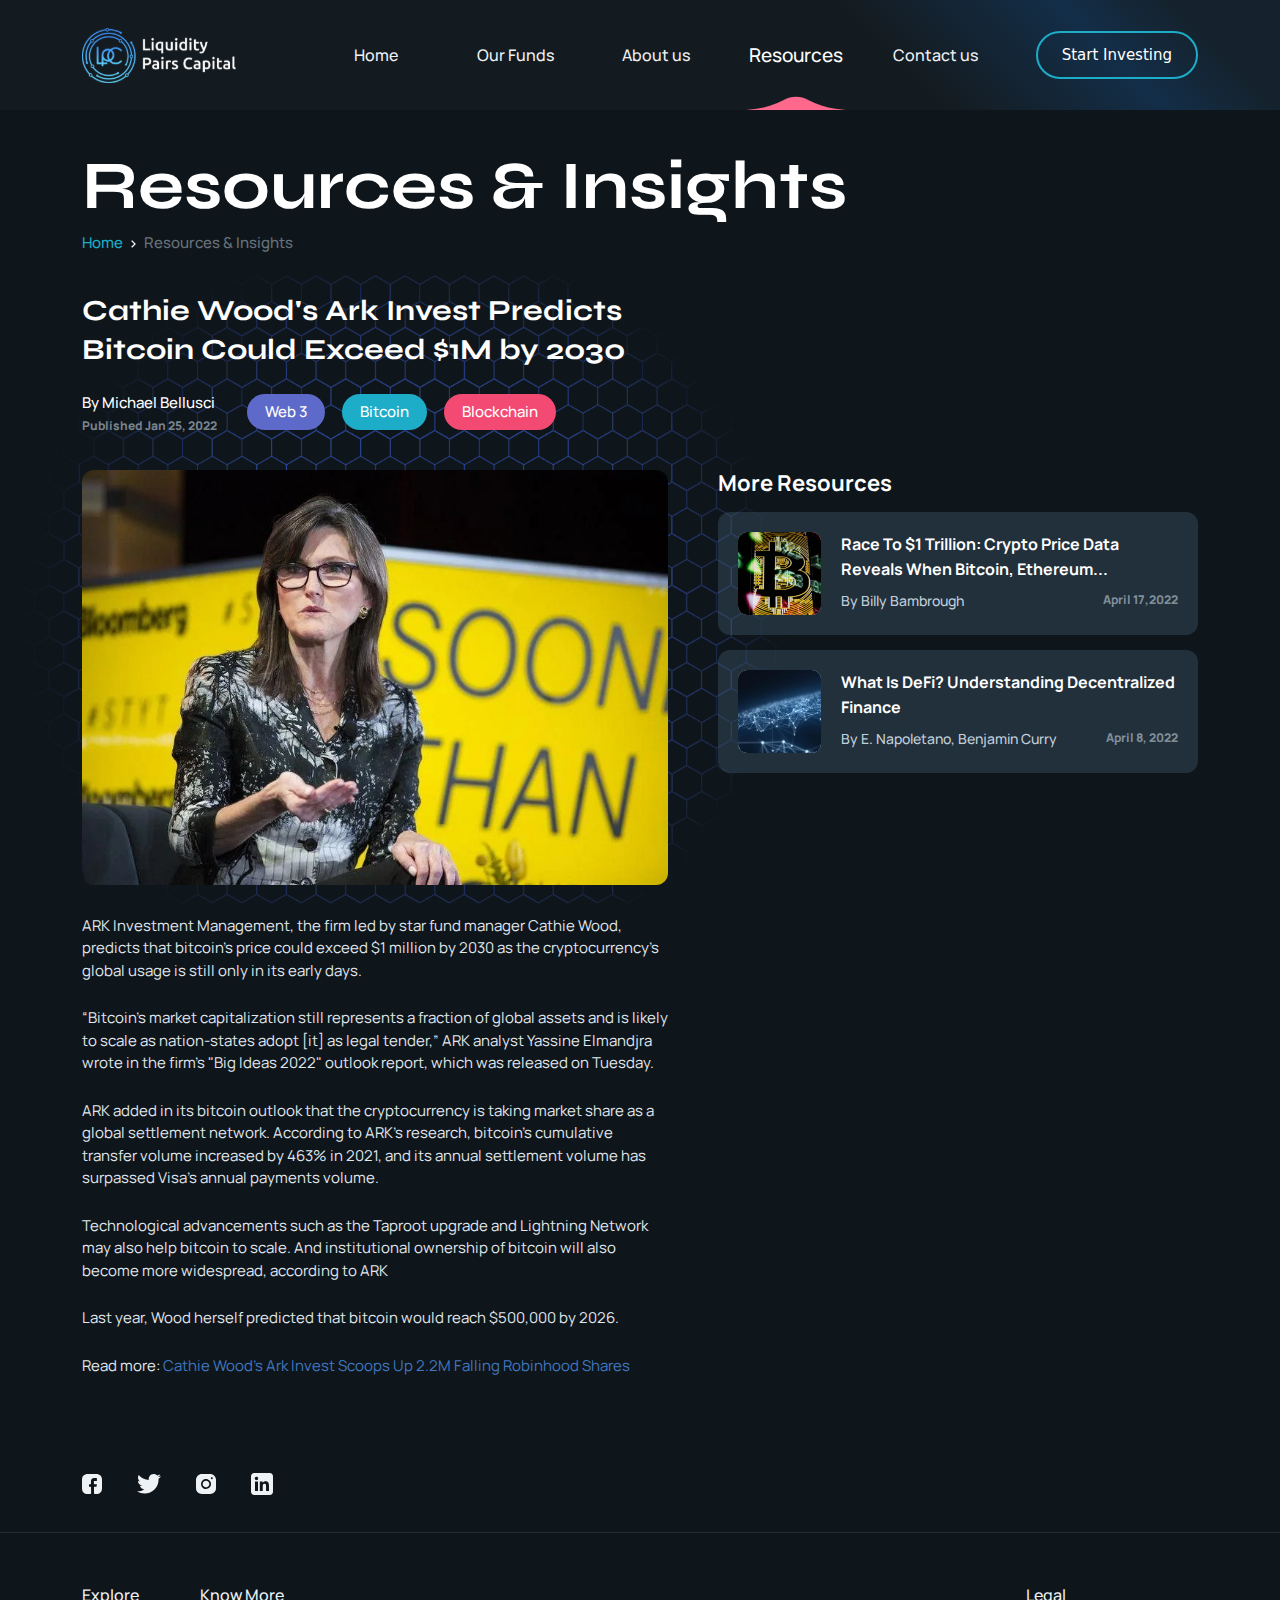
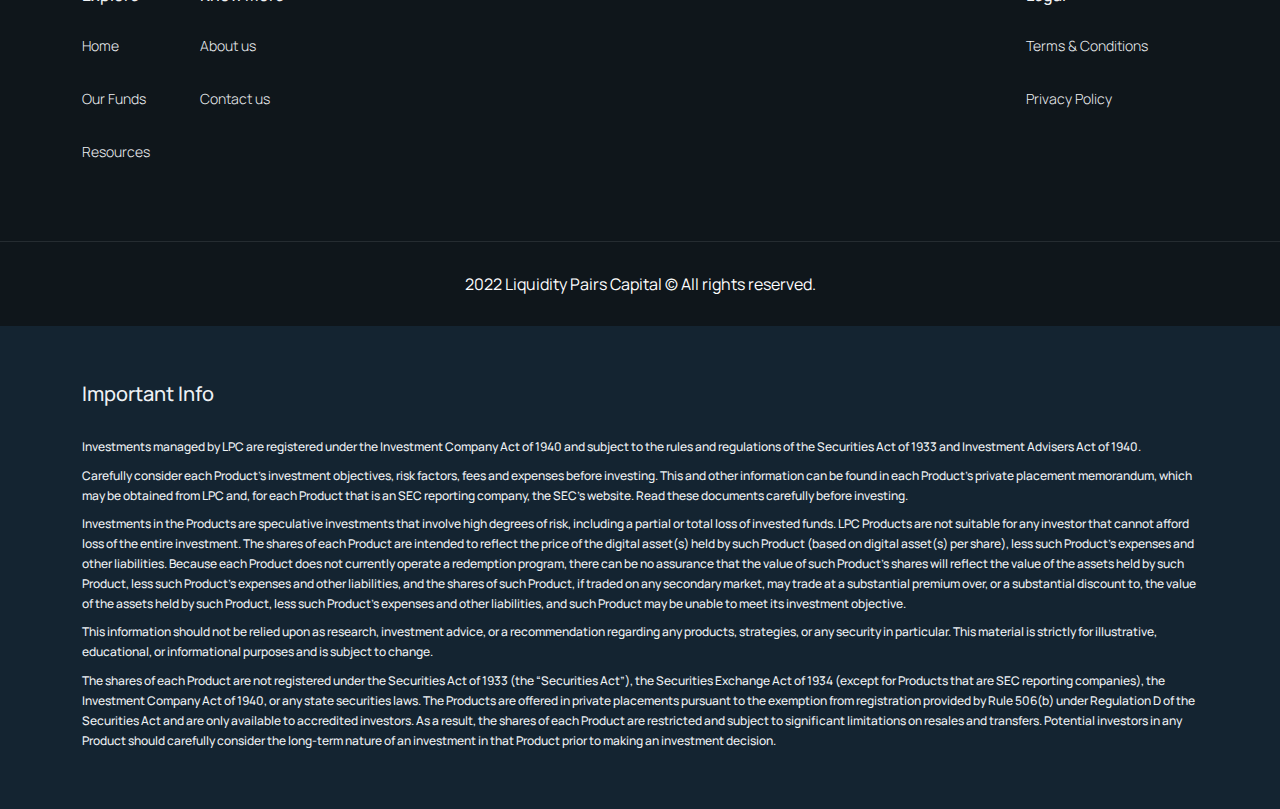
<file: resources-cathie-woods-predicts.html>
<!doctype html>
<html lang="en">
  <head>
    <!-- Required meta tags -->
    <meta charset="utf-8">
    <meta name="viewport" content="width=device-width, initial-scale=1">

    <!-- Bootstrap CSS -->
    <link href="css/bootstrap.min.css" rel="stylesheet">
    <link rel="stylesheet" href="https://cdn.jsdelivr.net/npm/bootstrap-icons@1.8.1/font/bootstrap-icons.css">
     <!-- APP CSS -->
    <link rel="preconnect" href="https://fonts.gstatic.com" crossorigin>
    <link href="https://fonts.googleapis.com/css2?family=Manrope:wght@200;300;400;500;600;700;800&family=Syne:wght@400;500;600;700;800&display=swap" rel="stylesheet">

     <link rel="stylesheet" href="css/main.css">
     <link rel="stylesheet" href="css/header.css">
     <link rel="stylesheet" href="css/footer.css">
     <link rel="stylesheet" href="css/resources.css">
     <title>Liquidity Pairs Capital | Exposure to the inside of blockchain</title>
    <link rel="icon" type="image/x-icon" href="img/favicon.png">
  </head>
  <body>
    <header>
			<nav class="navbar navbar-expand-md fixed-top">
				<div class="container container-1200">
					<a class="navbar-brand mr-auto mr-md-3" href="index.html">
            <img src="img/logo.svg" class="logo-web">
            <img src="img/lpc-logo.png" class="logo-mob-lg">
            <img src="img/lpc-logo.png" class="logo-mob-sm">
          </a>
          <div class="mob-toggle-btn-block">

            <a href="coming-soon.html" class="investing-btn-mob">Start Investing</a>
            <button class="navbar-toggler p-0 border-0" type="button" data-toggle="offcanvas">
              <div class="hamburger" id="hamburger-1">
                <img src="img/menu.svg" alt="">
                <!-- <span class="line"></span>
                <span class="line"></span>
                <span class="line"></span> -->
              </div>
            </button>
          </div>
					<div class="navbar-collapse offcanvas-collapse">
            <div class="nav-wrapper">
              <div class="mob-close-btn-block">
                <button class="mob-nav-close-btn" id="mobnav-close">
                  <img src="img/nav-close.svg" alt="">
                </button>
              </div>              
							<ul class="navbar-nav ">
								<li class="nav-item">
									<a class="nav-link nav-link-1" href="index.html">Home</a>
								</li>
								<li class="nav-item">
									<a class="nav-link nav-link-2" href="our-funds.html">Our Funds</a>
								</li>
								<li class="nav-item">
									<a class="nav-link nav-link-1" href="index.html#aboutUs">About us</a>
								</li>
								<li class="nav-item">
									<a class="nav-link nav-link-3 active" href="index.html#navResources">Resources</a>
								</li>
								<li class="nav-item">
									<a class="nav-link nav-link-4" href="contact-us.html">Contact us</a>
								</li>
							</ul>
							<ul class="headerButton">
								<li><a href="start-investing.html" class="investing-btn">Start Investing</a></li>
							</ul>
						</div>
					</div>
				</div>
			</nav>
		</header>

    <div class="resource-page-sec nav-padding">
        <div class="container container-1300">
            <div class="resource-page-title">
                <h2>Resources & Insights</h2>
                <div class="breadcrumb-cover">
                    <nav aria-label="breadcrumb">
                        <ol class="breadcrumb">
                        <li class="breadcrumb-item"><a href="index.html">Home</a></li>
                        <li class="breadcrumb-item active" aria-current="page">Resources & Insights</li>
                        </ol>
                    </nav>
                </div>
            </div>
            <div class="resource-content-title">
                <div class="block-item-left">
                    <div class="item-title">
                        <h2>Cathie Wood's Ark Invest Predicts Bitcoin Could Exceed $1M by 2030</h2>
                        <div class="details-block">
                            <div class="name-block">
                                <p class="name">By Michael Bellusci</p> 
                                <p class="date">Published Jan 25, 2022</p>
                            </div>
                            <div class="details-sm">
                                <span class="tech-sm">Web 3</span>
                                <span class="tech-sm tech-sm-2">Bitcoin</span>
                                <span class="tech-sm tech-sm-3">Blockchain</span>
                            </div>
                        </div>
                    </div>
                </div>
            </div>
            <div class="resource-content-cover d-flex">
                <div class="block-item-left">
                    <div class="content-block-cover">
                        <div class="img-block">
                            <img src="img/article-1.jpg" alt="">
                        </div>
                        <p>ARK Investment Management, the firm led by star fund manager Cathie Wood, predicts that bitcoin's price could exceed $1 million by 2030 as the cryptocurrency's global usage is still only in its early days.</p>
                        

                        <p>“Bitcoin's market capitalization still represents a fraction of global assets and is likely to scale as nation-states adopt [it] as legal tender,” ARK analyst Yassine Elmandjra wrote in the firm's "Big Ideas 2022" outlook report, which was released on Tuesday.</p>
                        

                        <p>ARK added in its bitcoin outlook that the cryptocurrency is taking market share as a global settlement network. According to ARK's research, bitcoin's cumulative transfer volume increased by 463% in 2021, and its annual settlement volume has surpassed Visa's annual payments volume.</p>
                        

                        <p> Technological advancements such as the Taproot upgrade and Lightning Network may also help bitcoin to scale. And institutional ownership of bitcoin will also become more widespread, according to ARK</p>
                       

                        <p>Last year, Wood herself predicted that bitcoin would reach $500,000 by 2026.</p>
                        

                        <p>Read more: <a target="_blank" href="https://www.coindesk.com/business/2021/10/28/cathie-woods-ark-invest-scoops-up-22m-falling-robinhood-shares/">Cathie Wood's Ark Invest Scoops Up 2.2M Falling Robinhood Shares</a></p>
                       
                    </div>
                </div>
                <div class="block-item-right">
                    <div class="more-resource-cover">
                        <h3>More Resources</h3>
                        <div class="more-resource-card-outer">
                            <div class="more-resource-card">
                                <a href="resources-race-to-one-trillion.html" class="more-resource-link d-flex">
                                    <div class="img-block">
                                        <img src="img/article-2.jpg" alt="">
                                    </div>
                                    <div class="text-block">
                                        <p class="det">Race To $1 Trillion: Crypto Price Data Reveals When Bitcoin, Ethereum...</p>
                                        <div class="date-wrapper d-flex">
                                            <span class="name">By Billy Bambrough</span>
                                            <span class="date">April 17,2022</span>
                                        </div>
                                    </div>
                                </a>
                            </div>
    
                            <div class="more-resource-card">
                                <a href="resources-what-is-defi.html" class="more-resource-link d-flex">
                                    <div class="img-block">
                                        <img src="img/article-3.jpeg" alt="">
                                    </div>
                                    <div class="text-block">
                                        <p class="det">What Is DeFi? Understanding Decentralized Finance</p>
                                        <div class="date-wrapper d-flex">
                                            <span class="name">By E. Napoletano,  Benjamin Curry</span>
                                            <span class="date">April 8, 2022</span>
                                        </div>
                                    </div>
                                </a>
                            </div>
                          </div>
                    </div>
                </div>
            </div>
            
        </div>
    </div>

    
    <footer>

      <div class="container container-1200">
        <div class="row">
          <div class="col-md-12">
            <div class="social-link">
              <ul>
                <li>
                  <a href="#">
                    <img src="img/icon-fb.svg" alt="">
                  </a>
                </li>
                <li>
                  <a href="#">
                    <img src="img/icon-twr.svg" alt="">
                  </a>
                </li>
                <li>
                  <a href="#">
                    <img src="img/icon-insta.svg" alt="">
                  </a>
                </li>
                <li>
                  <a href="#">
                    <img src="img/icon-linkdin.svg" alt="">
                  </a>
                </li>
              </ul>
            </div>
          </div>
        </div>
      </div>
    
      <section class="border-ftr">
        <div class="container container-1200">
          <div class="row">
            <div class="col">
              <div class="nav-outer">
      
                <div class="nav-sm">
                  <ul class="footer-nav">
                    <li><Strong>Explore</Strong></li>
                    <li><a href="index.html">Home</a></li>
                    <li><a href="our-funds.html">Our Funds</a></li>
                    <li><a href="index.html#navResources">Resources</a></li>
                  </ul>
                </div>
      
                <div class="nav-sm">
                  <ul class="footer-nav">
                    <li><Strong>Know More</Strong></li>
                    <li><a href="index.html#aboutUs">About us</a></li>
                    <li><a href="contact-us.html">Contact us</a></li>
      
                  </ul>
                </div>
      
                <!-- <div class="nav-sm">
                      <ul>
                        <li><strong>Visit</strong></li>
                         <li>Address Line 1,<br>
                          Addres Line 2,<br>
                          City, 00000</li>
                      </ul>
                    </div> -->
      
                <div class="nav-sm rgt-sctn">
                  <ul>
                    <li><Strong>Legal</Strong></li>
                    <li><a href="coming-soon.html">Terms & Conditions</a></li>
                    <li><a href="coming-soon.html">Privacy Policy</a></li>
                  </ul>
                </div>
              </div>
            </div>
          </div>
        </div>
    
      </section>
    
    
      <div class="rights-block">
        <p>2022 Liquidity Pairs Capital © All rights reserved.</p>
      </div>
    
      <div class="ftr-info">
        <div class="container container-1200">
          <div class="row">
            <div class="col-md-12">
              <strong> Important Info </strong>
    
              <p>Investments managed by LPC are registered under the Investment Company Act of 1940 and subject to the rules
                and regulations of the Securities Act of 1933 and Investment Advisers Act of 1940.</p>
              <p>
                Carefully consider each Product’s investment objectives, risk factors, fees and expenses before investing.
                This and other information can be found in each Product’s private placement memorandum, which may be
                obtained from LPC and, for each Product that is an SEC reporting company, the SEC’s website. Read these
                documents carefully before investing.
              </p>
              <p>
    
                Investments in the Products are speculative investments that involve high degrees of risk, including a
                partial or total loss of invested funds. LPC Products are not suitable for any investor that cannot afford
                loss of the entire investment. The shares of each Product are intended to reflect the price of the digital
                asset(s) held by such Product (based on digital asset(s) per share), less such Product’s expenses and other
                liabilities. Because each Product does not currently operate a redemption program, there can be no assurance
                that the value of such Product’s shares will reflect the value of the assets held by such Product, less such
                Product’s expenses and other liabilities, and the shares of such Product, if traded on any secondary market,
                may trade at a substantial premium over, or a substantial discount to, the value of the assets held by such
                Product, less such Product’s expenses and other liabilities, and such Product may be unable to meet its
                investment objective.
              </p>
              <p>
    
                This information should not be relied upon as research, investment advice, or a recommendation regarding any
                products, strategies, or any security in particular. This material is strictly for illustrative,
                educational, or informational purposes and is subject to change.
              </p>
              <p>
    
                The shares of each Product are not registered under the Securities Act of 1933 (the “Securities Act”), the
                Securities Exchange Act of 1934 (except for Products that are SEC reporting companies), the Investment
                Company Act of 1940, or any state securities laws. The Products are offered in private placements pursuant
                to the exemption from registration provided by Rule 506(b) under Regulation D of the Securities Act and are
                only available to accredited investors. As a result, the shares of each Product are restricted and subject
                to significant limitations on resales and transfers. Potential investors in any Product should carefully
                consider the long-term nature of an investment in that Product prior to making an investment decision.
              </p>
    
            </div>
          </div>
        </div>
      </div>
    </footer>
    





    <script src="js/vendor/jquery-3.5.1.min.js"></script>    
    <script src="js/bootstrap.bundle.min.js"></script>
    <script src="js/slick.min.js"></script>
    <script src="js/slick-custom.js"></script>
    <script src="js/main.js"></script>
    <!-- <script src="js/vendor/popper.min.js" crossorigin="anonymous"></script> -->
    <!-- <script src="js/vendor/bootstrap.min.js" crossorigin="anonymous"></script> -->
    
  </body>
</html>
</file>
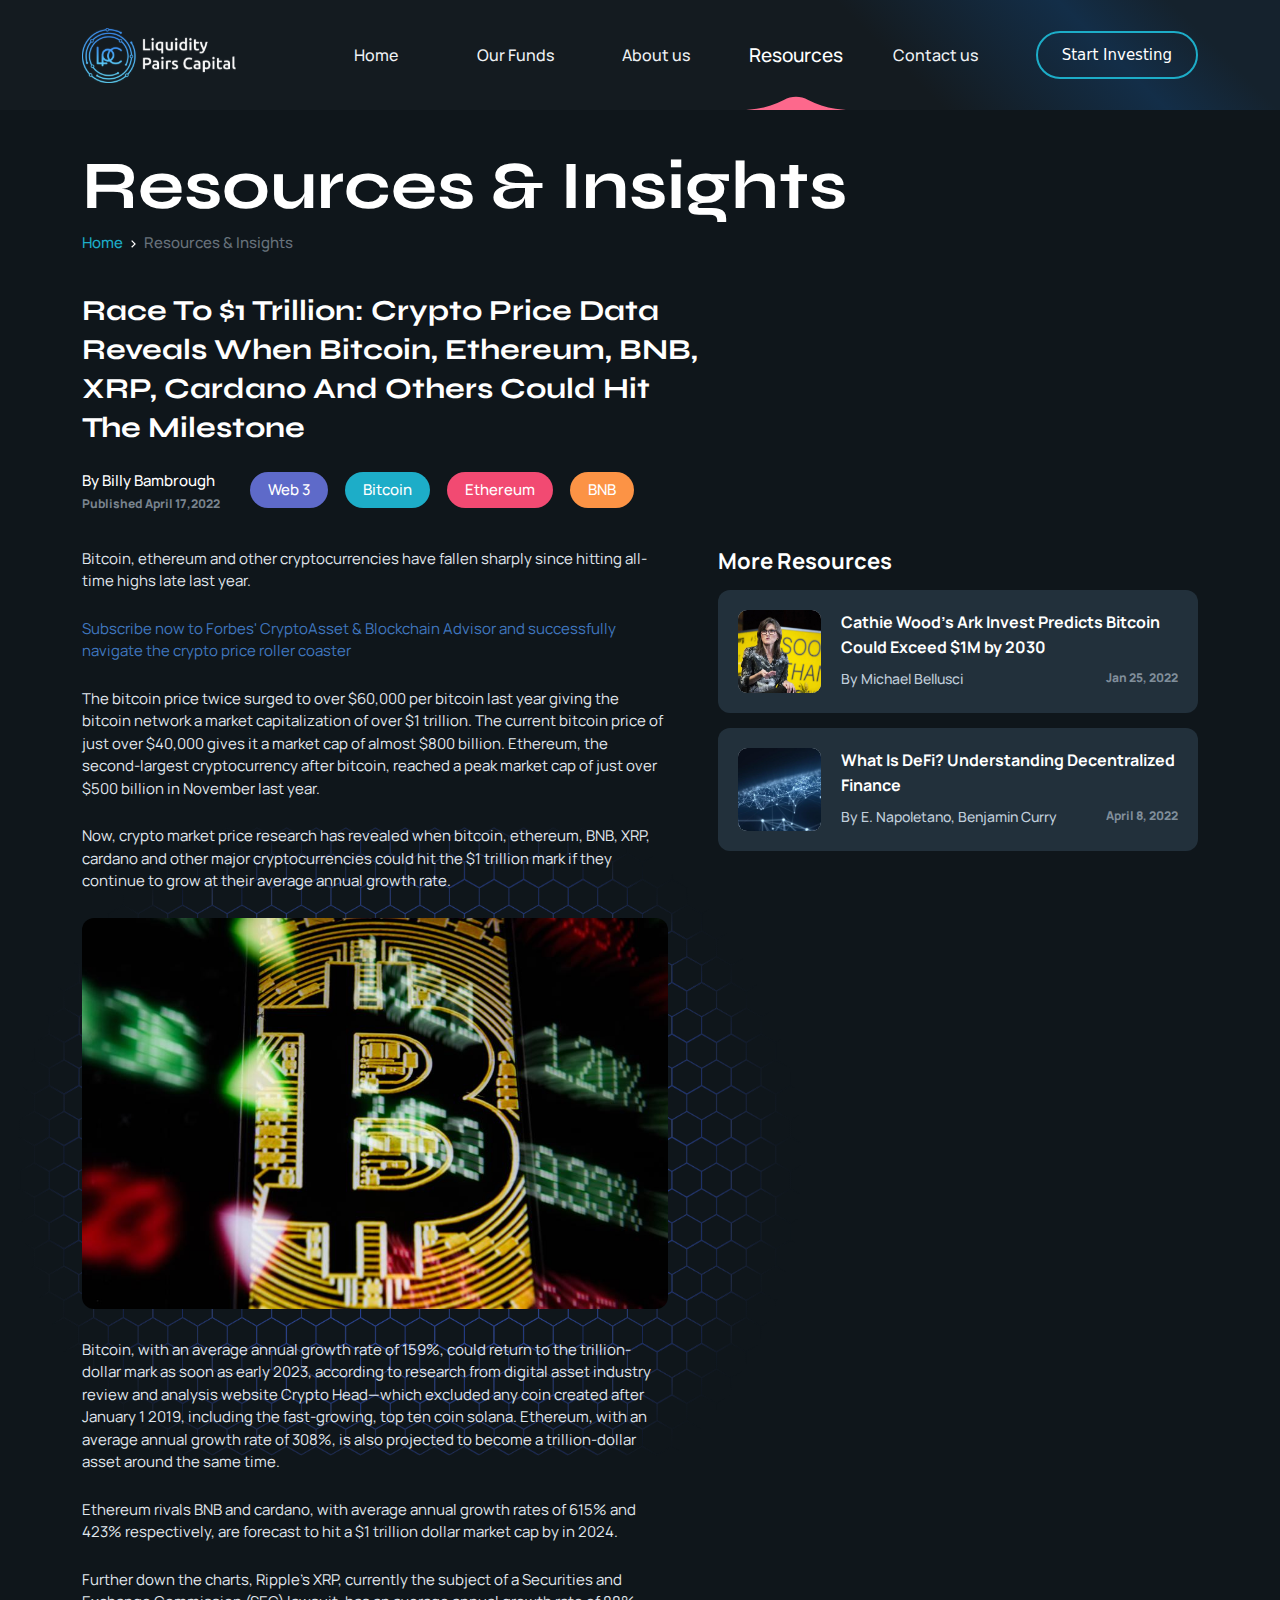
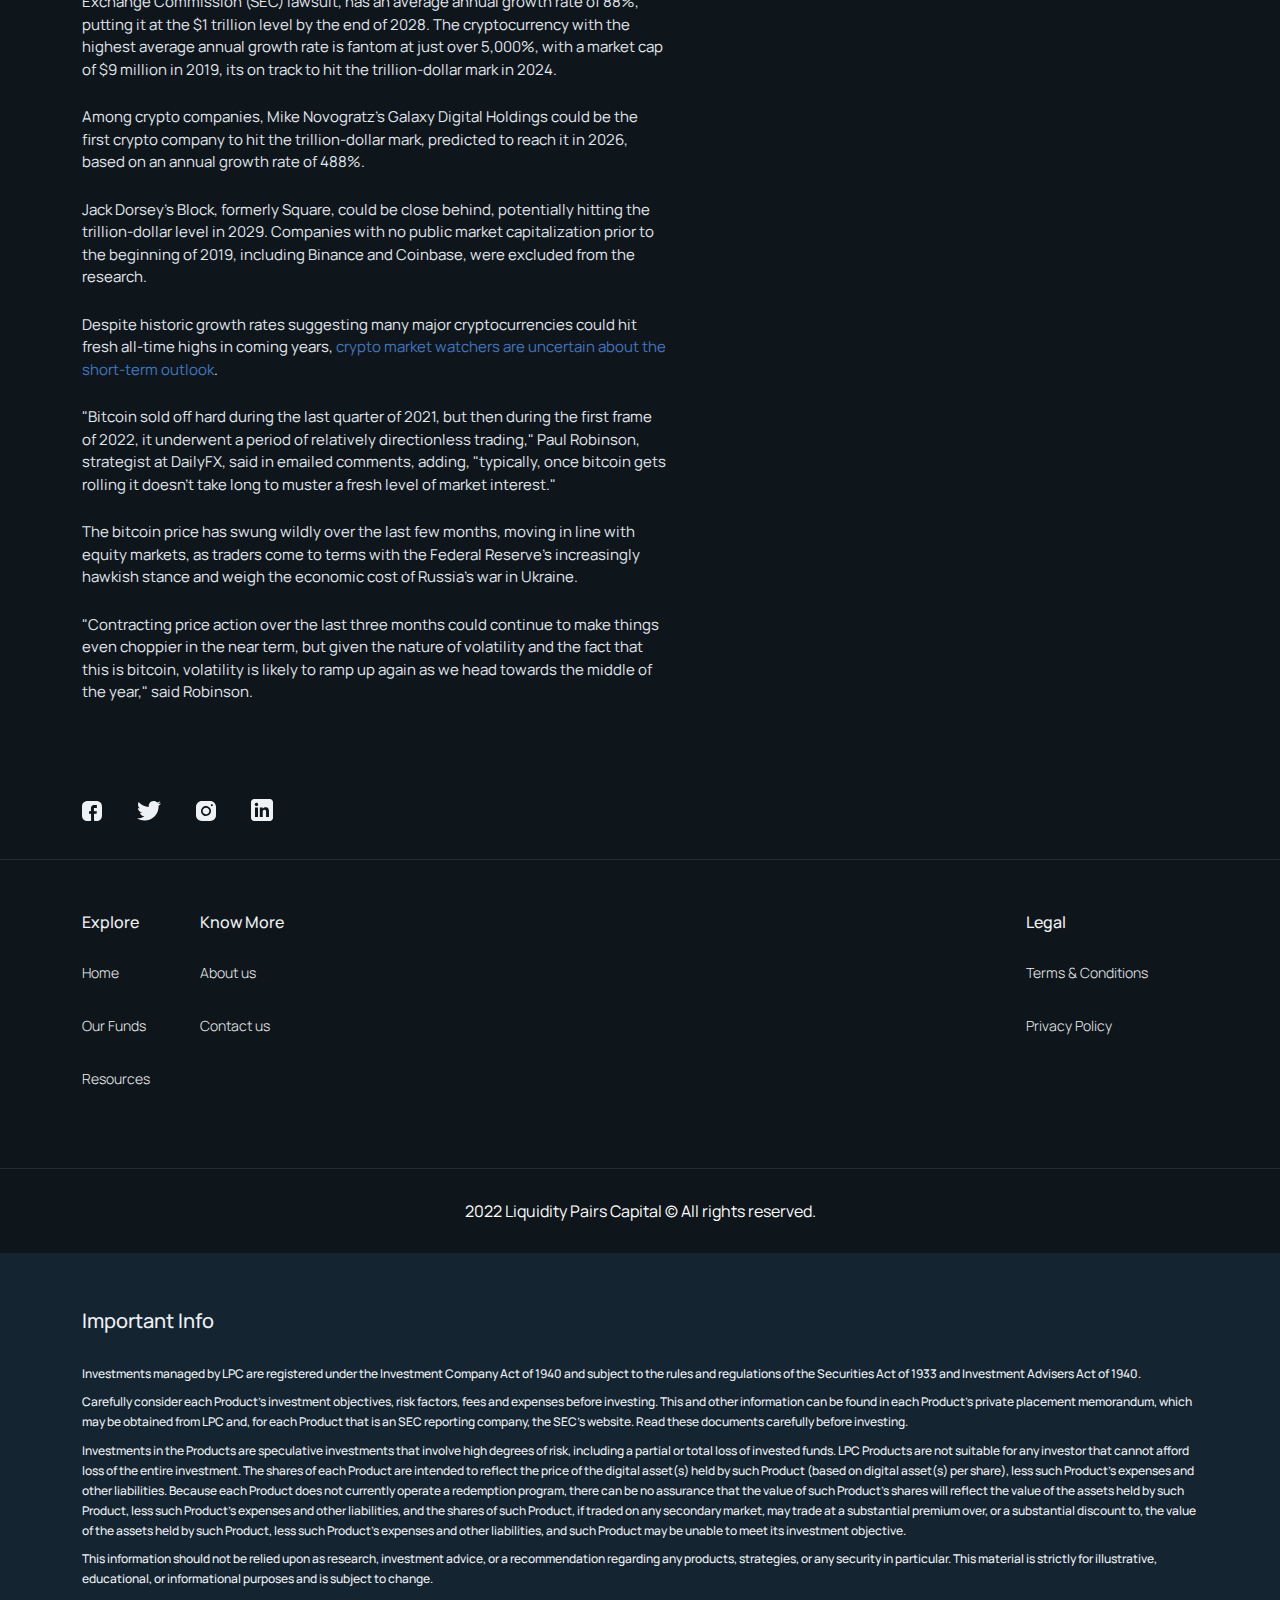
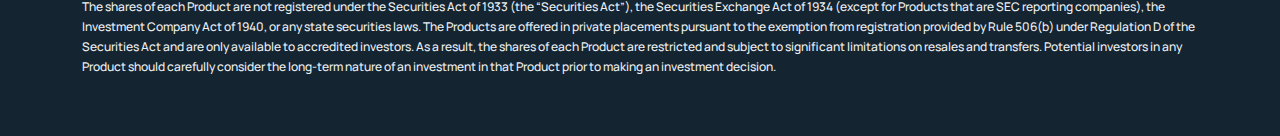
<file: resources-race-to-one-trillion.html>
<!doctype html>
<html lang="en">
  <head>
    <!-- Required meta tags -->
    <meta charset="utf-8">
    <meta name="viewport" content="width=device-width, initial-scale=1">

    <!-- Bootstrap CSS -->
    <link href="css/bootstrap.min.css" rel="stylesheet">
    <link rel="stylesheet" href="https://cdn.jsdelivr.net/npm/bootstrap-icons@1.8.1/font/bootstrap-icons.css">
     <!-- APP CSS -->
    <link rel="preconnect" href="https://fonts.gstatic.com" crossorigin>
    <link href="https://fonts.googleapis.com/css2?family=Manrope:wght@200;300;400;500;600;700;800&family=Syne:wght@400;500;600;700;800&display=swap" rel="stylesheet">

     <link rel="stylesheet" href="css/main.css">
     <link rel="stylesheet" href="css/header.css">
     <link rel="stylesheet" href="css/footer.css">
     <link rel="stylesheet" href="css/resources.css">
     <title>Liquidity Pairs Capital | Exposure to the inside of blockchain</title>
    <link rel="icon" type="image/x-icon" href="img/favicon.png">
  </head>
  <body>
    <header>
			<nav class="navbar navbar-expand-md fixed-top">
				<div class="container container-1200">
					<a class="navbar-brand mr-auto mr-md-3" href="index.html">
            <img src="img/logo.svg" class="logo-web">
            <img src="img/lpc-logo.png" class="logo-mob-lg">
            <img src="img/lpc-logo.png" class="logo-mob-sm">
          </a>
          <div class="mob-toggle-btn-block">

            <a href="coming-soon.html" class="investing-btn-mob">Start Investing</a>
            <button class="navbar-toggler p-0 border-0" type="button" data-toggle="offcanvas">
              <div class="hamburger" id="hamburger-1">
                <img src="img/menu.svg" alt="">
                <!-- <span class="line"></span>
                <span class="line"></span>
                <span class="line"></span> -->
              </div>
            </button>
          </div>
					<div class="navbar-collapse offcanvas-collapse">
            <div class="nav-wrapper">
              <div class="mob-close-btn-block">
                <button class="mob-nav-close-btn" id="mobnav-close">
                  <img src="img/nav-close.svg" alt="">
                </button>
              </div>              
							<ul class="navbar-nav ">
								<li class="nav-item">
									<a class="nav-link nav-link-1" href="index.html">Home</a>
								</li>
								<li class="nav-item">
									<a class="nav-link nav-link-2" href="our-funds.html">Our Funds</a>
								</li>
								<li class="nav-item">
									<a class="nav-link nav-link-1" href="index.html#aboutUs">About us</a>
								</li>
								<li class="nav-item">
									<a class="nav-link nav-link-3 active" href="index.html#navResources">Resources</a>
								</li>
								<li class="nav-item">
									<a class="nav-link nav-link-4" href="contact-us.html">Contact us</a>
								</li>
							</ul>
							<ul class="headerButton">
								<li><a href="start-investing.html" class="investing-btn">Start Investing</a></li>
							</ul>
						</div>
					</div>
				</div>
			</nav>
		</header>

    <div class="resource-page-sec nav-padding top-text">
        <div class="container container-1300">
            <div class="resource-page-title">
                <h2>Resources & Insights</h2>
                <div class="breadcrumb-cover">
                    <nav aria-label="breadcrumb">
                        <ol class="breadcrumb">
                        <li class="breadcrumb-item"><a href="index.html">Home</a></li>
                        <li class="breadcrumb-item active" aria-current="page">Resources & Insights</li>
                        </ol>
                    </nav>
                </div>
            </div>
            <div class="resource-content-title">
                <div class="block-item-left">
                    <div class="item-title">
                        <h2>Race To $1 Trillion: Crypto Price Data Reveals When Bitcoin, Ethereum, BNB, XRP, Cardano And Others Could Hit The Milestone</h2>
                        <div class="details-block">
                            <div class="name-block">
                                <p class="name">By Billy Bambrough</p>
                                <p class="date">Published April 17,2022</p>
                            </div>
                            <div class="details-sm">
                                <span class="tech-sm">Web 3</span>
                                <span class="tech-sm tech-sm-2">Bitcoin</span>
                                <span class="tech-sm tech-sm-3">Ethereum</span>
                                <span class="tech-sm tech-sm-4">BNB</span>
                            </div>
                        </div>
                    </div>
                </div>
            </div>
            <div class="resource-content-cover d-flex">
                <div class="block-item-left">
                    <div class="content-block-cover">

                      <p>Bitcoin, ethereum and other cryptocurrencies have fallen sharply since hitting all-time highs late last year.</p>
                      
                      <p><a target="_blank" href="https://www.forbes.com/newsletters/forbescryptoassetadvisor/?utm_source=billybambrough&utm_medium=article&utm_campaign=cryptocodex&sh=4c470317dec8">Subscribe now to Forbes' CryptoAsset & Blockchain Advisor and successfully navigate the crypto price roller coaster</a></p>
                        
                      <p>The bitcoin price twice surged to over $60,000 per bitcoin last year giving the bitcoin network a market capitalization of over $1 trillion. The current bitcoin price of just over $40,000 gives it a market cap of almost $800 billion. Ethereum, the second-largest cryptocurrency after bitcoin, reached a peak market cap of just over $500 billion in November last year.</p>
                        
                      <p>Now, crypto market price research has revealed when bitcoin, ethereum, BNB, XRP, cardano and other major cryptocurrencies could hit the $1 trillion mark if they continue to grow at their average annual growth rate.</p>
                        
                        <div class="img-block">
                            <img src="img/article-2.jpg" alt="">
                        </div>
                        
                        <p>
                          Bitcoin, with an average annual growth rate of 159%, could return to the trillion-dollar mark as soon as early 2023, according to research from digital asset industry review and analysis website Crypto Head—which excluded any coin created after January 1 2019, including the fast-growing, top ten coin solana. Ethereum, with an average annual growth rate of 308%, is also projected to become a trillion-dollar asset around the same time.
                        </p>


                        <!-- <div class="video-block">
                            <iframe class="video-item" src="https://www.youtube.com/embed/tgbNymZ7vqY?autoplay=1&mute=1"></iframe>
                        </div> -->

                        <p>Ethereum rivals BNB and cardano, with average annual growth rates of 615% and 423% respectively, are forecast to hit a $1 trillion dollar market cap by in 2024.</p>

                        <p>
                          Further down the charts, Ripple's XRP, currently the subject of a Securities and Exchange Commission (SEC) lawsuit, has an average annual growth rate of 88%, putting it at the $1 trillion level by the end of 2028. The cryptocurrency with the highest average annual growth rate is fantom at just over 5,000%, with a market cap of $9 million in 2019, its on track to hit the trillion-dollar mark in 2024.
                        </p>

                        <p>
                          Among crypto companies, Mike Novogratz's Galaxy Digital Holdings could be the first crypto company to hit the trillion-dollar mark, predicted to reach it in 2026, based on an annual growth rate of 488%.
                        </p>

                        <p>
                          Jack Dorsey's Block, formerly Square, could be close behind, potentially hitting the trillion-dollar level in 2029. Companies with no public market capitalization prior to the beginning of 2019, including Binance and Coinbase, were excluded from the research.
                        </p>

                        <p>Despite historic growth rates suggesting many major cryptocurrencies could hit fresh all-time highs in coming years, <a href="https://www.forbes.com/sites/billybambrough/2022/04/16/critical-juncture-shock-crypto-price-prediction-revealed-as-bitcoin-and-ethereum-brace-for-volatility/?sh=737999de3801" target="_blank">crypto market watchers are uncertain about the short-term outlook</a>.</p>

                        <p>"Bitcoin sold off hard during the last quarter of 2021, but then during the first frame of 2022, it underwent a period of relatively directionless trading," Paul Robinson, strategist at DailyFX, said in emailed comments, adding, "typically, once bitcoin gets rolling it doesn’t take long to muster a fresh level of market interest."</p>
                        <p>The bitcoin price has swung wildly over the last few months, moving in line with equity markets, as traders come to terms with the Federal Reserve's increasingly hawkish stance and weigh the economic cost of Russia’s war in Ukraine.</p>
                        <p>"Contracting price action over the last three months could continue to make things even choppier in the near term, but given the nature of volatility and the fact that this is bitcoin, volatility is likely to ramp up again as we head towards the middle of the year," said Robinson.</p>

                        
                    </div>
                </div>
                <div class="block-item-right">
                    <div class="more-resource-cover">
                        <h3>More Resources</h3>
                        <div class="more-resource-card-outer">
                            <div class="more-resource-card">
                                <a href="resources-cathie-woods-predicts.html" class="more-resource-link d-flex">
                                    <div class="img-block">
                                        <img src="img/article-1.jpg" alt="">
                                    </div>
                                    <div class="text-block">
                                        <p class="det">Cathie Wood's Ark Invest Predicts Bitcoin Could Exceed $1M by 2030</p>
                                        <div class="date-wrapper d-flex">
                                            <span class="name">By Michael Bellusci</span>
                                            <span class="date">Jan 25, 2022</span>
                                        </div>
                                    </div>
                                </a>
                            </div>
    
                            <div class="more-resource-card">
                                <a href="resources-what-is-defi.html" class="more-resource-link d-flex">
                                    <div class="img-block">
                                        <img src="img/article-3.jpeg" alt="">
                                    </div>
                                    <div class="text-block">
                                        <p class="det">What Is DeFi? Understanding Decentralized Finance</p>
                                        <div class="date-wrapper d-flex">
                                            <span class="name">By E. Napoletano,  Benjamin Curry</span>
                                            <span class="date">April 8, 2022</span>
                                        </div>
                                    </div>
                                </a>
                            </div>
    
                           
                        </div>
                    </div>
                </div>
            </div>
            
        </div>
    </div>

    
    <footer>

      <div class="container container-1200">
        <div class="row">
          <div class="col-md-12">
            <div class="social-link">
              <ul>
                <li>
                  <a href="#">
                    <img src="img/icon-fb.svg" alt="">
                  </a>
                </li>
                <li>
                  <a href="#">
                    <img src="img/icon-twr.svg" alt="">
                  </a>
                </li>
                <li>
                  <a href="#">
                    <img src="img/icon-insta.svg" alt="">
                  </a>
                </li>
                <li>
                  <a href="#">
                    <img src="img/icon-linkdin.svg" alt="">
                  </a>
                </li>
              </ul>
            </div>
          </div>
        </div>
      </div>
    
      <section class="border-ftr">
        <div class="container container-1200">
          <div class="row">
            <div class="col">
              <div class="nav-outer">
      
                <div class="nav-sm">
                  <ul class="footer-nav">
                    <li><Strong>Explore</Strong></li>
                    <li><a href="index.html">Home</a></li>
                    <li><a href="our-funds.html">Our Funds</a></li>
                    <li><a href="index.html#navResources">Resources</a></li>
                  </ul>
                </div>
      
                <div class="nav-sm">
                  <ul class="footer-nav">
                    <li><Strong>Know More</Strong></li>
                    <li><a href="index.html#aboutUs">About us</a></li>
                    <li><a href="contact-us.html">Contact us</a></li>
      
                  </ul>
                </div>
      
                <!-- <div class="nav-sm">
                      <ul>
                        <li><strong>Visit</strong></li>
                         <li>Address Line 1,<br>
                          Addres Line 2,<br>
                          City, 00000</li>
                      </ul>
                    </div> -->
      
                <div class="nav-sm rgt-sctn">
                  <ul>
                    <li><Strong>Legal</Strong></li>
                    <li><a href="coming-soon.html">Terms & Conditions</a></li>
                    <li><a href="coming-soon.html">Privacy Policy</a></li>
                  </ul>
                </div>
              </div>
            </div>
          </div>
        </div>
    
      </section>
    
    
      <div class="rights-block">
        <p>2022 Liquidity Pairs Capital © All rights reserved.</p>
      </div>
    
      <div class="ftr-info">
        <div class="container container-1200">
          <div class="row">
            <div class="col-md-12">
              <strong> Important Info </strong>
    
              <p>Investments managed by LPC are registered under the Investment Company Act of 1940 and subject to the rules
                and regulations of the Securities Act of 1933 and Investment Advisers Act of 1940.</p>
              <p>
                Carefully consider each Product’s investment objectives, risk factors, fees and expenses before investing.
                This and other information can be found in each Product’s private placement memorandum, which may be
                obtained from LPC and, for each Product that is an SEC reporting company, the SEC’s website. Read these
                documents carefully before investing.
              </p>
              <p>
    
                Investments in the Products are speculative investments that involve high degrees of risk, including a
                partial or total loss of invested funds. LPC Products are not suitable for any investor that cannot afford
                loss of the entire investment. The shares of each Product are intended to reflect the price of the digital
                asset(s) held by such Product (based on digital asset(s) per share), less such Product’s expenses and other
                liabilities. Because each Product does not currently operate a redemption program, there can be no assurance
                that the value of such Product’s shares will reflect the value of the assets held by such Product, less such
                Product’s expenses and other liabilities, and the shares of such Product, if traded on any secondary market,
                may trade at a substantial premium over, or a substantial discount to, the value of the assets held by such
                Product, less such Product’s expenses and other liabilities, and such Product may be unable to meet its
                investment objective.
              </p>
              <p>
    
                This information should not be relied upon as research, investment advice, or a recommendation regarding any
                products, strategies, or any security in particular. This material is strictly for illustrative,
                educational, or informational purposes and is subject to change.
              </p>
              <p>
    
                The shares of each Product are not registered under the Securities Act of 1933 (the “Securities Act”), the
                Securities Exchange Act of 1934 (except for Products that are SEC reporting companies), the Investment
                Company Act of 1940, or any state securities laws. The Products are offered in private placements pursuant
                to the exemption from registration provided by Rule 506(b) under Regulation D of the Securities Act and are
                only available to accredited investors. As a result, the shares of each Product are restricted and subject
                to significant limitations on resales and transfers. Potential investors in any Product should carefully
                consider the long-term nature of an investment in that Product prior to making an investment decision.
              </p>
    
            </div>
          </div>
        </div>
      </div>
    </footer>
    





    <script src="js/vendor/jquery-3.5.1.min.js"></script>    
    <script src="js/bootstrap.bundle.min.js"></script>
    <script src="js/slick.min.js"></script>
    <script src="js/slick-custom.js"></script>
    <script src="js/main.js"></script>
    <!-- <script src="js/vendor/popper.min.js" crossorigin="anonymous"></script> -->
    <!-- <script src="js/vendor/bootstrap.min.js" crossorigin="anonymous"></script> -->
    
  </body>
</html>
</file>
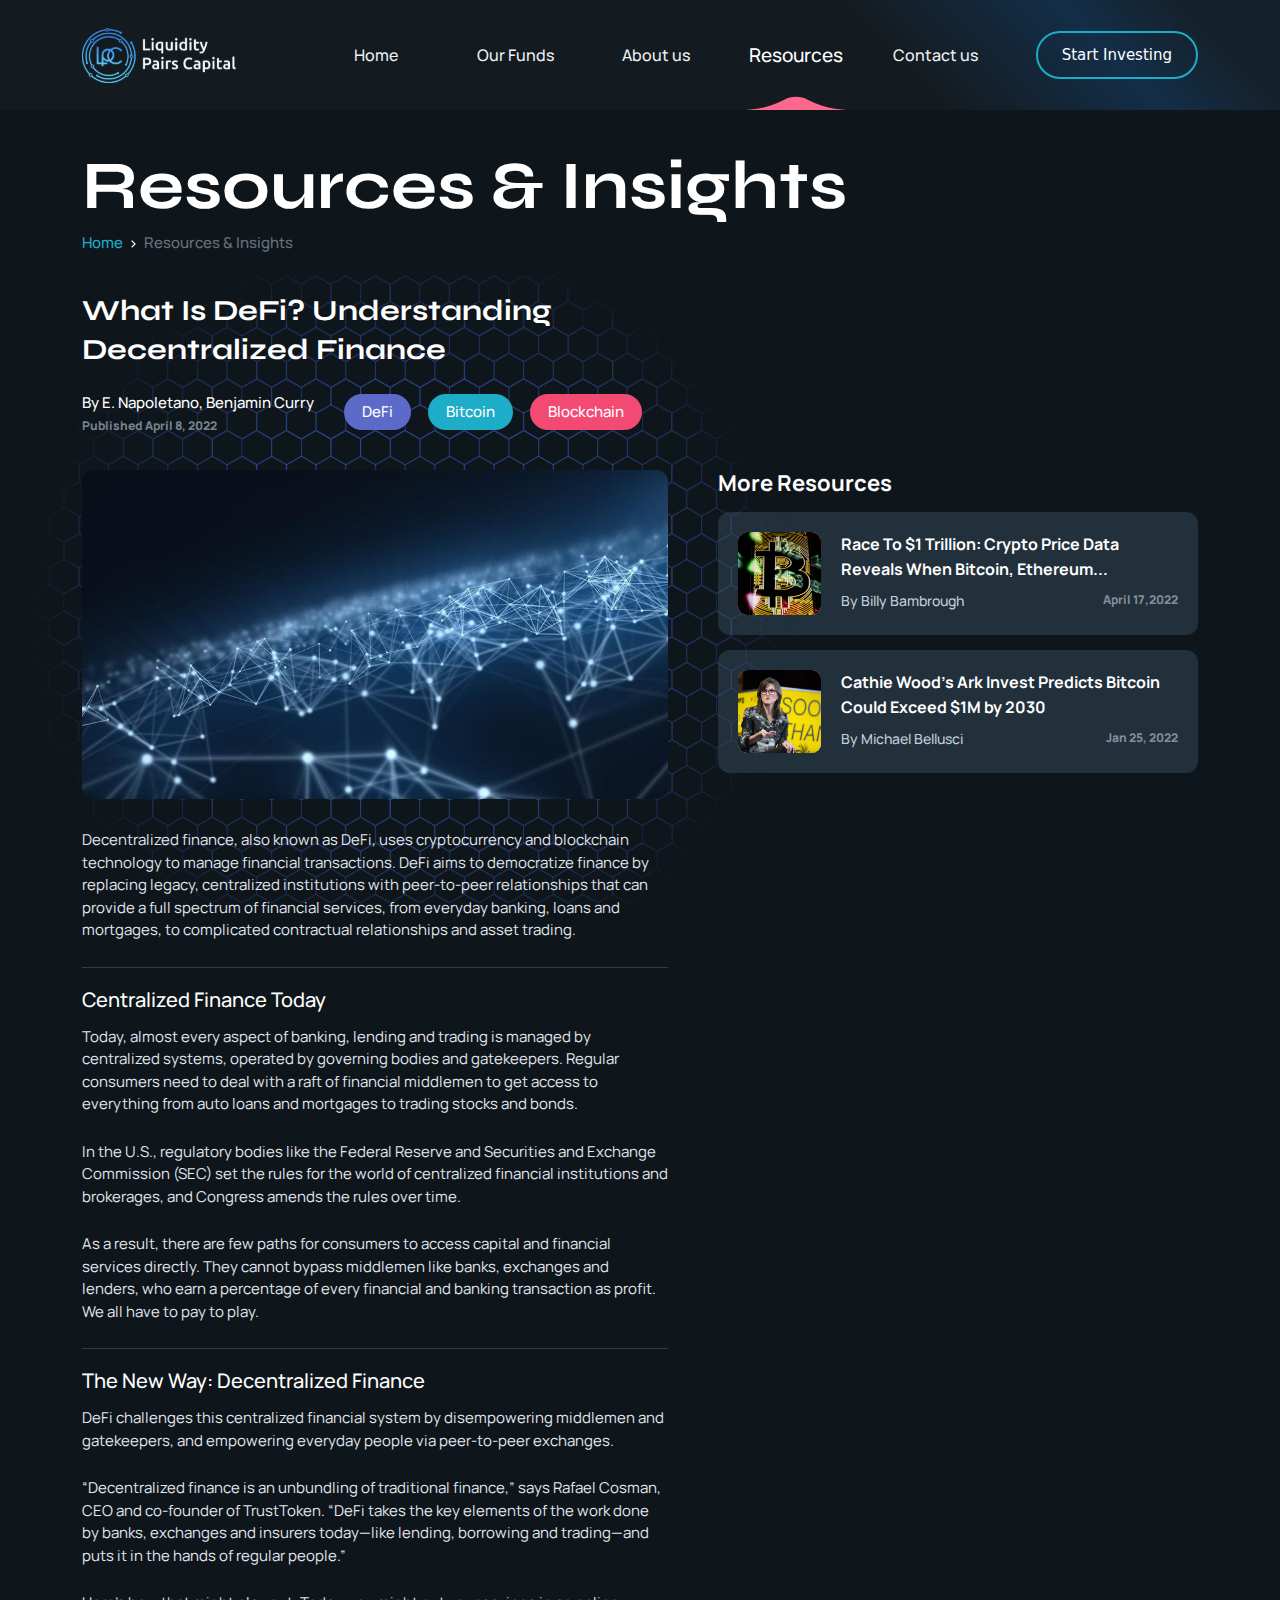
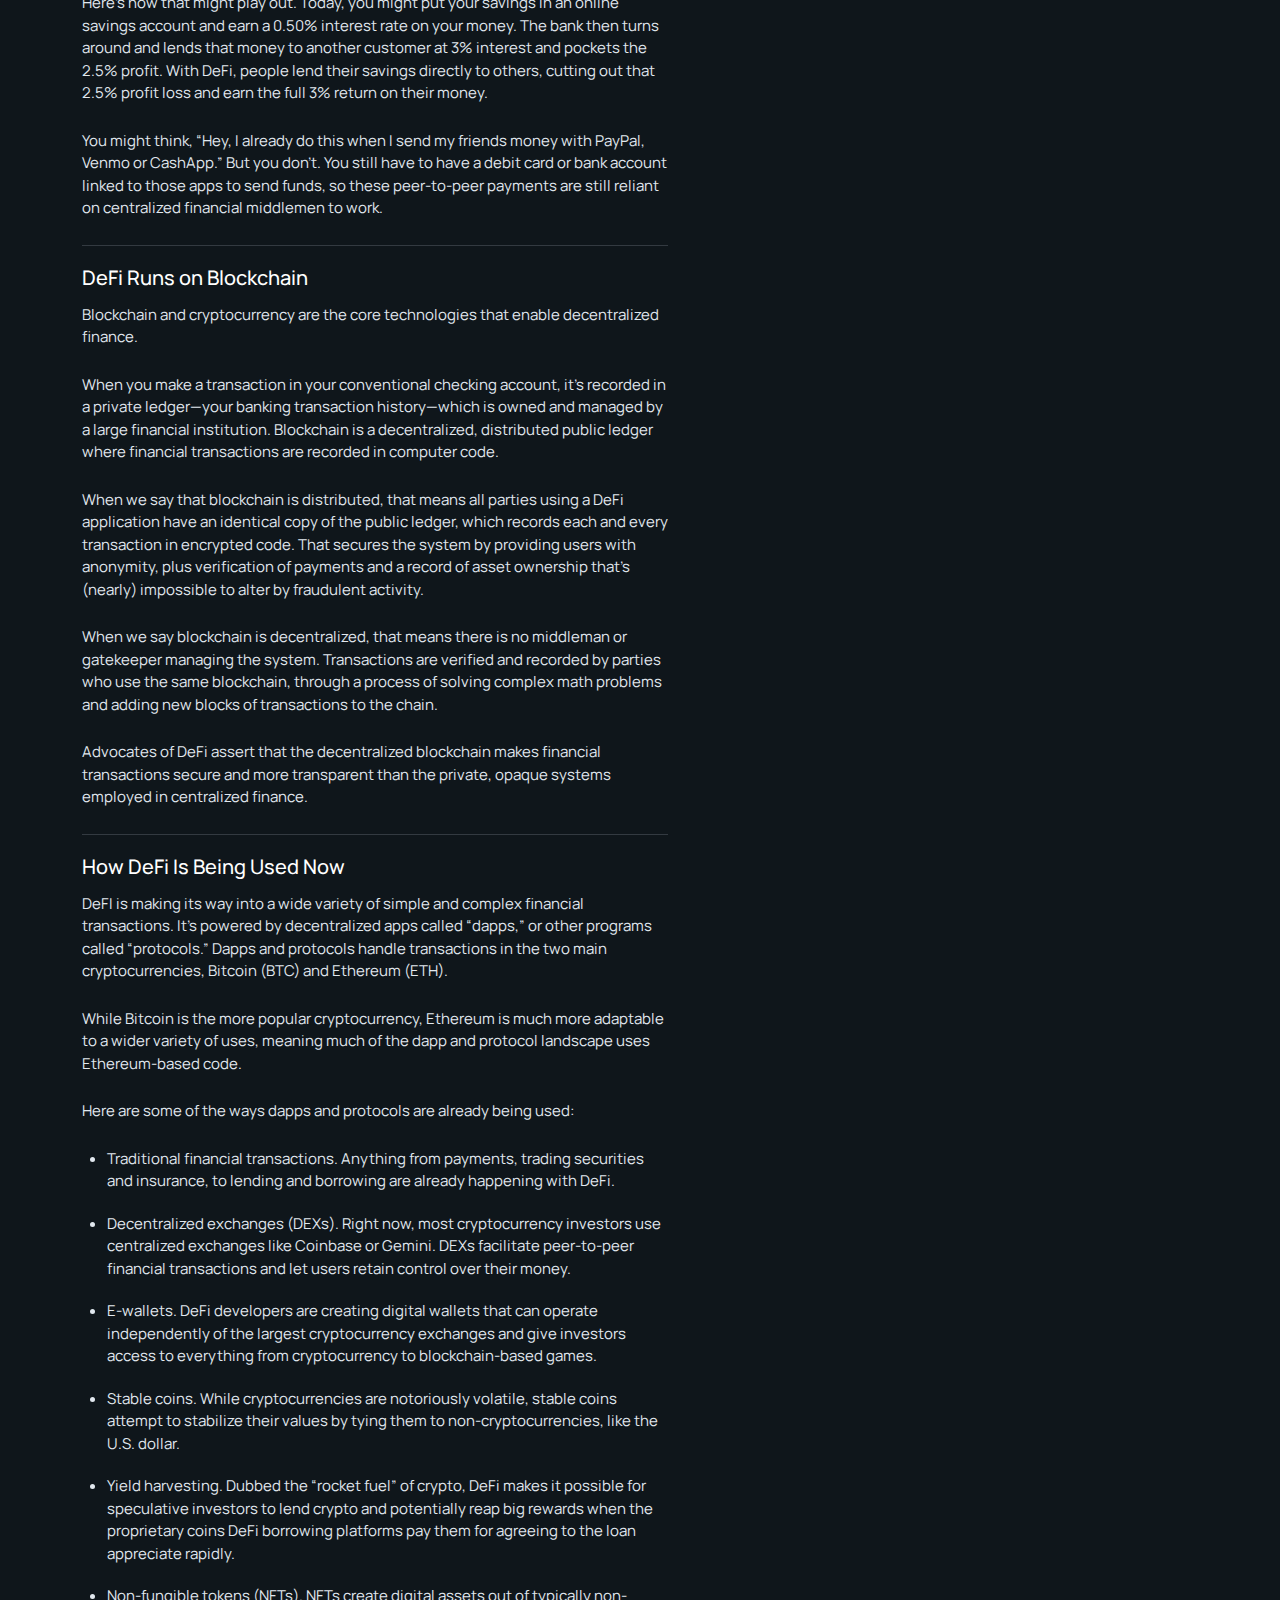
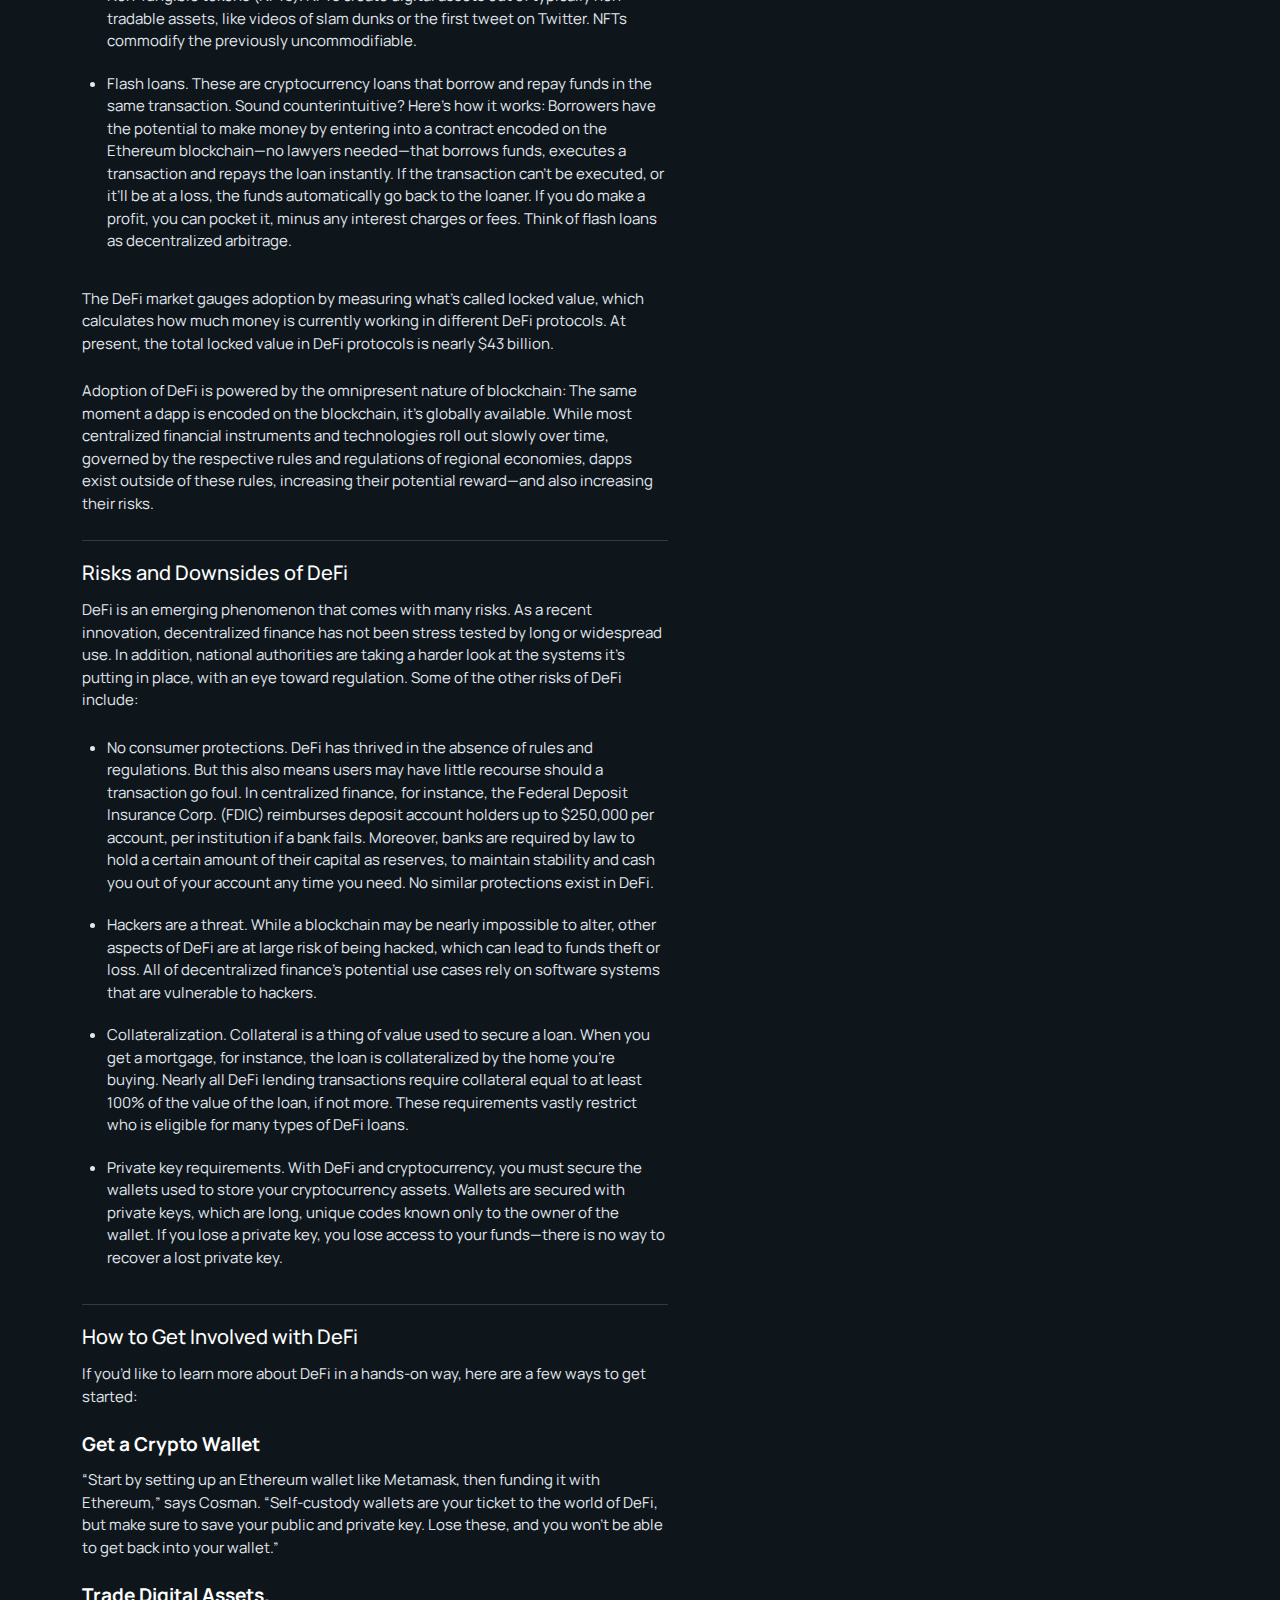
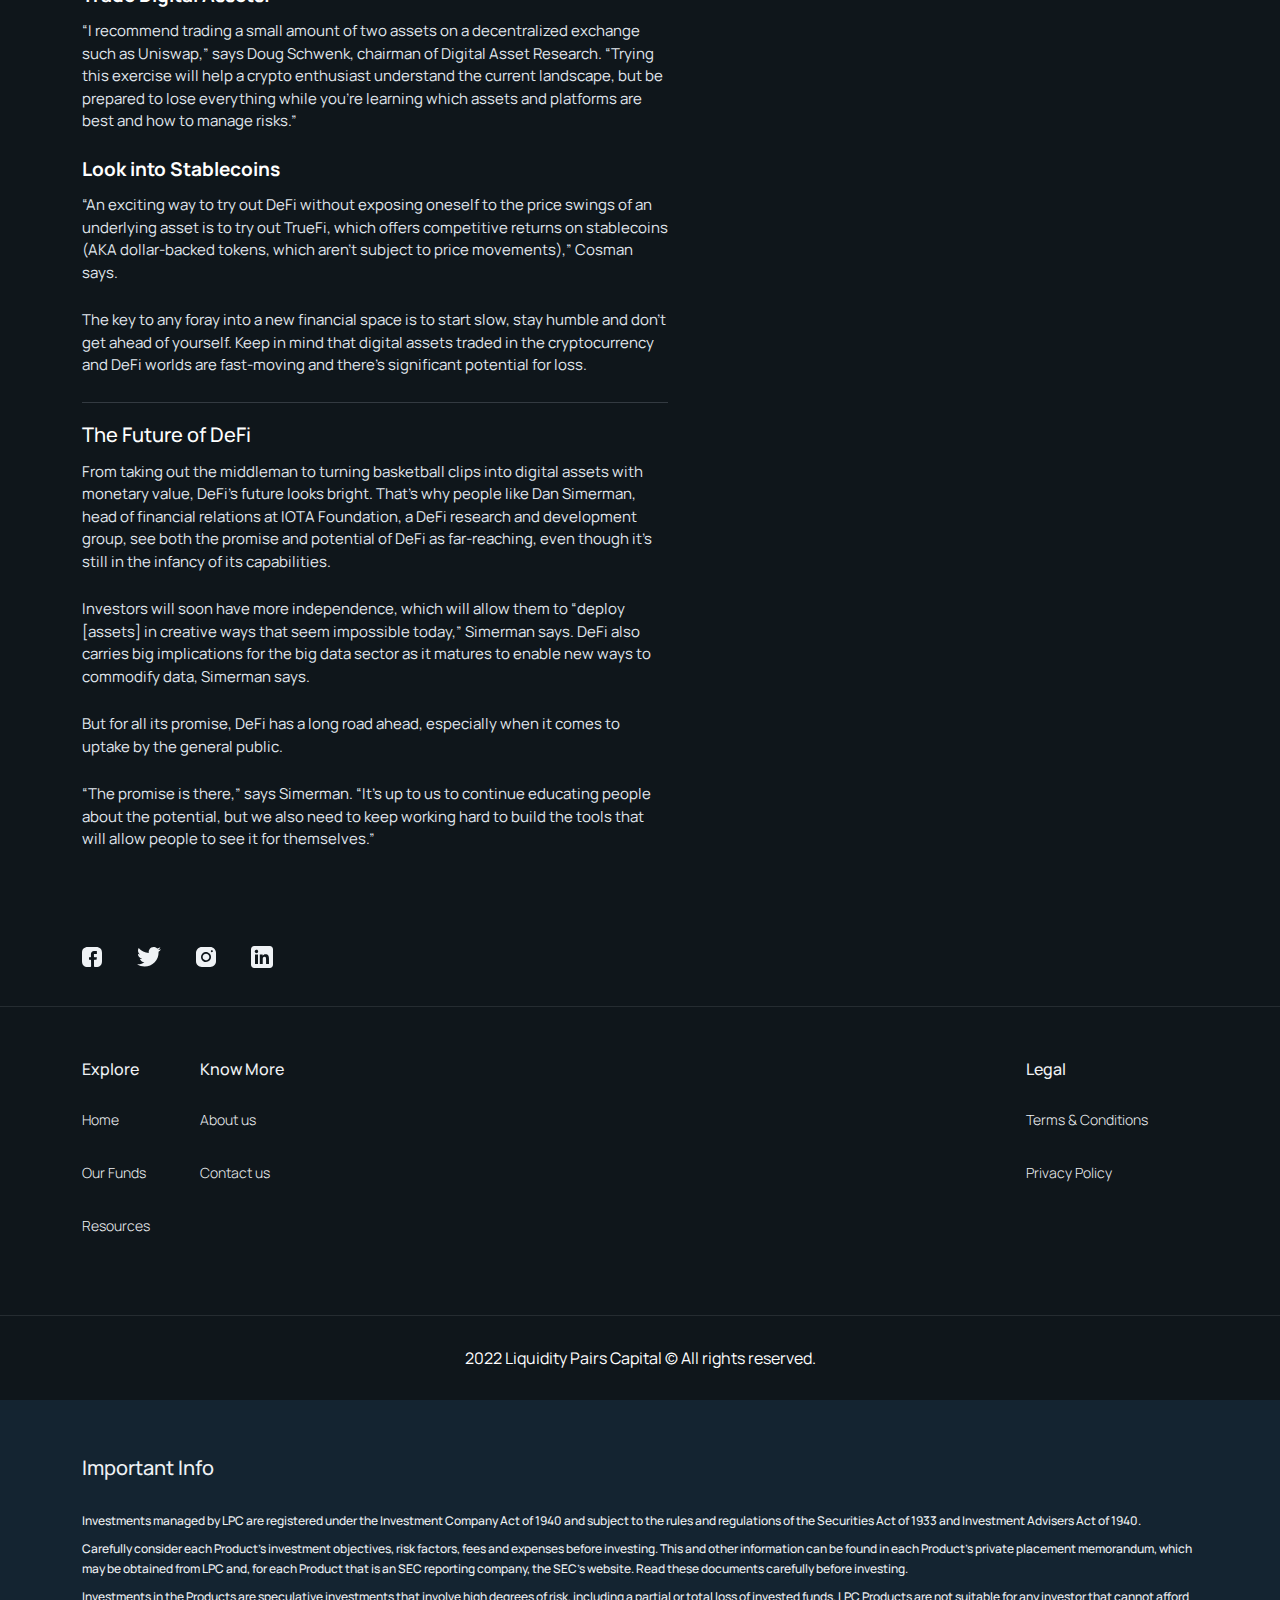
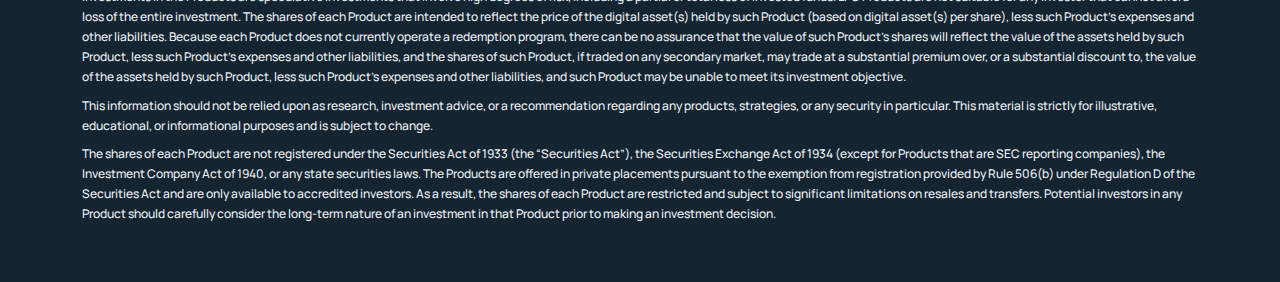
<file: resources-what-is-defi.html>
<!doctype html>
<html lang="en">
  <head>
    <!-- Required meta tags -->
    <meta charset="utf-8">
    <meta name="viewport" content="width=device-width, initial-scale=1">

    <!-- Bootstrap CSS -->
    <link href="css/bootstrap.min.css" rel="stylesheet">
    <link rel="stylesheet" href="https://cdn.jsdelivr.net/npm/bootstrap-icons@1.8.1/font/bootstrap-icons.css">
     <!-- APP CSS -->
    <link rel="preconnect" href="https://fonts.gstatic.com" crossorigin>
    <link href="https://fonts.googleapis.com/css2?family=Manrope:wght@200;300;400;500;600;700;800&family=Syne:wght@400;500;600;700;800&display=swap" rel="stylesheet">

     <link rel="stylesheet" href="css/main.css">
     <link rel="stylesheet" href="css/header.css">
     <link rel="stylesheet" href="css/footer.css">
     <link rel="stylesheet" href="css/resources.css">
     <title>Liquidity Pairs Capital | Exposure to the inside of blockchain</title>
    <link rel="icon" type="image/x-icon" href="img/favicon.png">
  </head>
  <body>
    <header>
			<nav class="navbar navbar-expand-md fixed-top">
				<div class="container container-1200">
					<a class="navbar-brand mr-auto mr-md-3" href="index.html">
            <img src="img/logo.svg" class="logo-web">
            <img src="img/lpc-logo.png" class="logo-mob-lg">
            <img src="img/lpc-logo.png" class="logo-mob-sm">
          </a>
          <div class="mob-toggle-btn-block">

            <a href="coming-soon.html" class="investing-btn-mob">Start Investing</a>
            <button class="navbar-toggler p-0 border-0" type="button" data-toggle="offcanvas">
              <div class="hamburger" id="hamburger-1">
                <img src="img/menu.svg" alt="">
                <!-- <span class="line"></span>
                <span class="line"></span>
                <span class="line"></span> -->
              </div>
            </button>
          </div>
					<div class="navbar-collapse offcanvas-collapse">
            <div class="nav-wrapper">
              <div class="mob-close-btn-block">
                <button class="mob-nav-close-btn" id="mobnav-close">
                  <img src="img/nav-close.svg" alt="">
                </button>
              </div>              
							<ul class="navbar-nav ">
								<li class="nav-item">
									<a class="nav-link nav-link-1" href="index.html">Home</a>
								</li>
								<li class="nav-item">
									<a class="nav-link nav-link-2" href="our-funds.html">Our Funds</a>
								</li>
								<li class="nav-item">
									<a class="nav-link nav-link-1" href="index.html#aboutUs">About us</a>
								</li>
								<li class="nav-item">
									<a class="nav-link nav-link-3 active" href="index.html#navResources">Resources</a>
								</li>
								<li class="nav-item">
									<a class="nav-link nav-link-4" href="contact-us.html">Contact us</a>
								</li>
							</ul>
							<ul class="headerButton">
								<li><a href="start-investing.html" class="investing-btn">Start Investing</a></li>
							</ul>
						</div>
					</div>
				</div>
			</nav>
		</header>

    <div class="resource-page-sec nav-padding">
        <div class="container container-1300">
            <div class="resource-page-title">
                <h2>Resources & Insights</h2>
                <div class="breadcrumb-cover">
                    <nav aria-label="breadcrumb">
                        <ol class="breadcrumb">
                        <li class="breadcrumb-item"><a href="index.html">Home</a></li>
                        <li class="breadcrumb-item active" aria-current="page">Resources & Insights</li>
                        </ol>
                    </nav>
                </div>
            </div>
            <div class="resource-content-title">
                <div class="block-item-left">
                    <div class="item-title">
                        <h2>What Is DeFi? Understanding Decentralized Finance</h2>
                        <div class="details-block">
                            <div class="name-block">
                                <p class="name">By E. Napoletano,  Benjamin Curry</p>
                                <p class="date">Published April 8, 2022</p>
                            </div>
                            <div class="details-sm">
                                <span class="tech-sm">DeFi</span>
                                <span class="tech-sm tech-sm-2">Bitcoin</span>
                                <span class="tech-sm tech-sm-3">Blockchain</span>
                            </div>
                        </div>
                    </div>
                </div>
            </div>
            <div class="resource-content-cover d-flex">
                <div class="block-item-left">
                    <div class="content-block-cover">
                        <div class="img-block">
                            <img src="img/article-3.jpeg" alt="">
                        </div>

                        <p>
                          Decentralized finance, also known as DeFi, uses cryptocurrency and blockchain technology to manage financial transactions. DeFi aims to democratize finance by replacing legacy, centralized institutions with peer-to-peer relationships that can provide a full spectrum of financial services, from everyday banking, loans and mortgages, to complicated contractual relationships and asset trading.
                        </p>
                        

                        <div class="content-block">

                          <h3>Centralized Finance Today</h3>

                          <p>Today, almost every aspect of banking, lending and trading is managed by centralized systems, operated by governing bodies and gatekeepers. Regular consumers need to deal with a raft of financial middlemen to get access to everything from auto loans and mortgages to trading stocks and bonds.</p>
                          
                          <p>In the U.S., regulatory bodies like the Federal Reserve and Securities and Exchange Commission (SEC) set the rules for the world of centralized financial institutions and brokerages, and Congress amends the rules over time.</p>
                          
                          <p>As a result, there are few paths for consumers to access capital and financial services directly. They cannot bypass middlemen like banks, exchanges and lenders, who earn a percentage of every financial and banking transaction as profit. We all have to pay to play.</p>
                         
                        </div>


                        <div class="content-block">
                          <h3> The New Way: Decentralized Finance</h3>

                          <p>DeFi challenges this centralized financial system by disempowering middlemen and gatekeepers, and empowering everyday people via peer-to-peer exchanges.</p>
                          

                          <p>“Decentralized finance is an unbundling of traditional finance,” says Rafael Cosman, CEO and co-founder of TrustToken. “DeFi takes the key elements of the work done by banks, exchanges and insurers today—like lending, borrowing and trading—and puts it in the hands of regular people.”</p>
                          

                          <p>Here's how that might play out. Today, you might put your savings in an online savings account and earn a 0.50% interest rate on your money. The bank then turns around and lends that money to another customer at 3% interest and pockets the 2.5% profit. With DeFi, people lend their savings directly to others, cutting out that 2.5% profit loss and earn the full 3% return on their money.</p>
                          

                          <p>You might think, “Hey, I already do this when I send my friends money with PayPal, Venmo or CashApp.” But you don't. You still have to have a debit card or bank account linked to those apps to send funds, so these peer-to-peer payments are still reliant on centralized financial middlemen to work.</p>
                          
                        </div>

                        <div class="content-block">
                          <h3> DeFi Runs on Blockchain</h3>
                          <p>Blockchain and cryptocurrency are the core technologies that enable decentralized finance.</p>
                          <p>When you make a transaction in your conventional checking account, it’s recorded in a private ledger—your banking transaction history—which is owned and managed by a large financial institution. Blockchain is a decentralized, distributed public ledger where financial transactions are recorded in computer code.</p>
                          <p>When we say that blockchain is distributed, that means all parties using a DeFi application have an identical copy of the public ledger, which records each and every transaction in encrypted code. That secures the system by providing users with anonymity, plus verification of payments and a record of asset ownership that’s (nearly) impossible to alter by fraudulent activity.</p>
                          <p>When we say blockchain is decentralized, that means there is no middleman or gatekeeper managing the system. Transactions are verified and recorded by parties who use the same blockchain, through a process of solving complex math problems and adding new blocks of transactions to the chain.</p> 
                          <p>Advocates of DeFi assert that the decentralized blockchain makes financial transactions secure and more transparent than the private, opaque systems employed in centralized finance.</p>
                        </div>
                        <div class="content-block">
                          <h3> How DeFi Is Being Used Now</h3>
                          <p>DeFI is making its way into a wide variety of simple and complex financial transactions. It’s powered by decentralized apps called “dapps,” or other programs called “protocols.” Dapps and protocols handle transactions in the two main cryptocurrencies, Bitcoin (BTC) and Ethereum (ETH).</p>
                          <p>While Bitcoin is the more popular cryptocurrency, Ethereum is much more adaptable to a wider variety of uses, meaning much of the dapp and protocol landscape uses Ethereum-based code.</p>
                          <p>Here are some of the ways dapps and protocols are already being used:</p>

                          <ul>
                              <li>Traditional financial transactions. Anything from payments, trading securities and insurance, to lending and borrowing are already happening with DeFi.</li>
                              <li>Decentralized exchanges (DEXs). Right now, most cryptocurrency investors use centralized exchanges like Coinbase or Gemini. DEXs facilitate peer-to-peer financial transactions and let users retain control over their money.</li>
                              <li>E-wallets. DeFi developers are creating digital wallets that can operate independently of the largest cryptocurrency exchanges and give investors access to everything from cryptocurrency to blockchain-based games.</li>
                              <li>Stable coins. While cryptocurrencies are notoriously volatile, stable coins attempt to stabilize their values by tying them to non-cryptocurrencies, like the U.S. dollar.</li>
                              <li>Yield harvesting. Dubbed the “rocket fuel” of crypto, DeFi makes it possible for speculative investors to lend crypto and potentially reap big rewards when the proprietary coins DeFi borrowing platforms pay them for agreeing to the loan appreciate rapidly.</li>
                              <li>Non-fungible tokens (NFTs). NFTs create digital assets out of typically non-tradable assets, like videos of slam dunks or the first tweet on Twitter. NFTs commodify the previously uncommodifiable.</li>
                              <li>Flash loans. These are cryptocurrency loans that borrow and repay funds in the same transaction. Sound counterintuitive? Here’s how it works: Borrowers have the potential to make money by entering into a contract encoded on the Ethereum blockchain—no lawyers needed—that borrows funds, executes a transaction and repays the loan instantly. If the transaction can’t be executed, or it’ll be at a loss, the funds automatically go back to the loaner. If you do make a profit, you can pocket it, minus any interest charges or fees. Think of flash loans as decentralized arbitrage.</li>
                          </ul>
                          <p>The DeFi market gauges adoption by measuring what’s called locked value, which calculates how much money is currently working in different DeFi protocols. At present, the total locked value in DeFi protocols is nearly $43 billion.</p>
                          <p>Adoption of DeFi is powered by the omnipresent nature of blockchain: The same moment a dapp is encoded on the blockchain, it’s globally available. While most centralized financial instruments and technologies roll out slowly over time, governed by the respective rules and regulations of regional economies, dapps exist outside of these rules, increasing their potential reward—and also increasing their risks.</p>                          
                        </div>

                        <div class="content-block">
                          <h3> Risks and Downsides of DeFi</h3>
                          <p>DeFi is an emerging phenomenon that comes with many risks. As a recent innovation, decentralized finance has not been stress tested by long or widespread use. In addition, national authorities are taking a harder look at the systems it’s putting in place, with an eye toward regulation. Some of the other risks of DeFi include:</p>
                          <ul>
                            <li>No consumer protections. DeFi has thrived in the absence of rules and regulations. But this also means users may have little recourse should a transaction go foul. In centralized finance, for instance, the Federal Deposit Insurance Corp. (FDIC) reimburses deposit account holders up to $250,000 per account, per institution if a bank fails. Moreover, banks are required by law to hold a certain amount of their capital as reserves, to maintain stability and cash you out of your account any time you need. No similar protections exist in DeFi.</li>
                            <li>Hackers are a threat. While a blockchain may be nearly impossible to alter, other aspects of DeFi are at large risk of being hacked, which can lead to funds theft or loss. All of decentralized finance’s potential use cases rely on software systems that are vulnerable to hackers.</li>
                            <li>Collateralization. Collateral is a thing of value used to secure a loan. When you get a mortgage, for instance, the loan is collateralized by the home you’re buying. Nearly all DeFi lending transactions require collateral equal to at least 100% of the value of the loan, if not more. These requirements vastly restrict who is eligible for many types of DeFi loans.</li>
                            <li>Private key requirements. With DeFi and cryptocurrency, you must secure the wallets used to store your cryptocurrency assets. Wallets are secured with private keys, which are long, unique codes known only to the owner of the wallet. If you lose a private key, you lose access to your funds—there is no way to recover a lost private key.</li>
                          </ul>
                        </div>


                        <div class="content-block">
                          <h3> How to Get Involved with DeFi</h3>
                          <p>If you’d like to learn more about DeFi in a hands-on way, here are a few ways to get started:</p>
                          <h4>Get a Crypto Wallet</h4>
                          <p>“Start by setting up an Ethereum wallet like Metamask, then funding it with Ethereum,” says Cosman. “Self-custody wallets are your ticket to the world of DeFi, but make sure to save your public and private key. Lose these, and you won’t be able to get back into your wallet.”</p>
                          <h4>Trade Digital Assets.</h4>
                          <p>“I recommend trading a small amount of two assets on a decentralized exchange such as Uniswap,” says Doug Schwenk, chairman of Digital Asset Research. “Trying this exercise will help a crypto enthusiast understand the current landscape, but be prepared to lose everything while you’re learning which assets and platforms are best and how to manage risks.”</p>
                          <h4>Look into Stablecoins</h4>
                          <p>“An exciting way to try out DeFi without exposing oneself to the price swings of an underlying asset is to try out TrueFi, which offers competitive returns on stablecoins (AKA dollar-backed tokens, which aren’t subject to price movements),” Cosman says.</p>
                          <p>The key to any foray into a new financial space is to start slow, stay humble and don’t get ahead of yourself. Keep in mind that digital assets traded in the cryptocurrency and DeFi worlds are fast-moving and there’s significant potential for loss.</p>
                        </div>

                        <div class="content-block">
                          <h3> The Future of DeFi</h3>
                          <p>From taking out the middleman to turning basketball clips into digital assets with monetary value, DeFi’s future looks bright. That’s why people like Dan Simerman, head of financial relations at IOTA Foundation, a DeFi research and development group, see both the promise and potential of DeFi as far-reaching, even though it’s still in the infancy of its capabilities.</p>
                          <p>Investors will soon have more independence, which will allow them to “deploy [assets] in creative ways that seem impossible today,” Simerman says. DeFi also carries big implications for the big data sector as it matures to enable new ways to commodify data, Simerman says.</p>
                          <p>But for all its promise, DeFi has a long road ahead, especially when it comes to uptake by the general public.</p>
                          <p>“The promise is there,” says Simerman. “It’s up to us to continue educating people about the potential, but we also need to keep working hard to build the tools that will allow people to see it for themselves.”</p>
                        </div>

                        
                        
                    </div>
                </div>
                <div class="block-item-right">
                    <div class="more-resource-cover">
                        <h3>More Resources</h3>
                        <div class="more-resource-card-outer">
                            <div class="more-resource-card">
                                <a href="resources-race-to-one-trillion.html" class="more-resource-link d-flex">
                                    <div class="img-block">
                                        <img src="img/article-2.jpg" alt="">
                                    </div>
                                    <div class="text-block">
                                        <p class="det">Race To $1 Trillion: Crypto Price Data Reveals When Bitcoin, Ethereum...</p>
                                        <div class="date-wrapper d-flex">
                                            <span class="name">By Billy Bambrough</span>
                                            <span class="date">April 17,2022</span>
                                        </div>
                                    </div>
                                </a>
                            </div>
    
                            <div class="more-resource-card">
                                <a href="resources-cathie-woods-predicts.html" class="more-resource-link d-flex">
                                    <div class="img-block">
                                        <img src="img/article-1.jpg" alt="">
                                    </div>
                                    <div class="text-block">
                                        <p class="det">Cathie Wood's Ark Invest Predicts Bitcoin Could Exceed $1M by 2030</p>
                                        <div class="date-wrapper d-flex">
                                            <span class="name">By Michael Bellusci</span>
                                            <span class="date">Jan 25, 2022</span>
                                        </div>
                                    </div>
                                </a>
                            </div>
    
                           
                        </div>
                    </div>
                </div>
            </div>
            
        </div>
    </div>

    
    <footer>

      <div class="container container-1200">
        <div class="row">
          <div class="col-md-12">
            <div class="social-link">
              <ul>
                <li>
                  <a href="#">
                    <img src="img/icon-fb.svg" alt="">
                  </a>
                </li>
                <li>
                  <a href="#">
                    <img src="img/icon-twr.svg" alt="">
                  </a>
                </li>
                <li>
                  <a href="#">
                    <img src="img/icon-insta.svg" alt="">
                  </a>
                </li>
                <li>
                  <a href="#">
                    <img src="img/icon-linkdin.svg" alt="">
                  </a>
                </li>
              </ul>
            </div>
          </div>
        </div>
      </div>
    
      <section class="border-ftr">
        <div class="container container-1200">
          <div class="row">
            <div class="col">
              <div class="nav-outer">
      
                <div class="nav-sm">
                  <ul class="footer-nav">
                    <li><Strong>Explore</Strong></li>
                    <li><a href="index.html">Home</a></li>
                    <li><a href="our-funds.html">Our Funds</a></li>
                    <li><a href="index.html#navResources">Resources</a></li>
                  </ul>
                </div>
      
                <div class="nav-sm">
                  <ul class="footer-nav">
                    <li><Strong>Know More</Strong></li>
                    <li><a href="index.html#aboutUs">About us</a></li>
                    <li><a href="contact-us.html">Contact us</a></li>
      
                  </ul>
                </div>
      
                <!-- <div class="nav-sm">
                      <ul>
                        <li><strong>Visit</strong></li>
                         <li>Address Line 1,<br>
                          Addres Line 2,<br>
                          City, 00000</li>
                      </ul>
                    </div> -->
      
                <div class="nav-sm rgt-sctn">
                  <ul>
                    <li><Strong>Legal</Strong></li>
                    <li><a href="coming-soon.html">Terms & Conditions</a></li>
                    <li><a href="coming-soon.html">Privacy Policy</a></li>
                  </ul>
                </div>
              </div>
            </div>
          </div>
        </div>
    
      </section>
    
    
      <div class="rights-block">
        <p>2022 Liquidity Pairs Capital © All rights reserved.</p>
      </div>
    
      <div class="ftr-info">
        <div class="container container-1200">
          <div class="row">
            <div class="col-md-12">
              <strong> Important Info </strong>
    
              <p>Investments managed by LPC are registered under the Investment Company Act of 1940 and subject to the rules
                and regulations of the Securities Act of 1933 and Investment Advisers Act of 1940.</p>
              <p>
                Carefully consider each Product’s investment objectives, risk factors, fees and expenses before investing.
                This and other information can be found in each Product’s private placement memorandum, which may be
                obtained from LPC and, for each Product that is an SEC reporting company, the SEC’s website. Read these
                documents carefully before investing.
              </p>
              <p>
    
                Investments in the Products are speculative investments that involve high degrees of risk, including a
                partial or total loss of invested funds. LPC Products are not suitable for any investor that cannot afford
                loss of the entire investment. The shares of each Product are intended to reflect the price of the digital
                asset(s) held by such Product (based on digital asset(s) per share), less such Product’s expenses and other
                liabilities. Because each Product does not currently operate a redemption program, there can be no assurance
                that the value of such Product’s shares will reflect the value of the assets held by such Product, less such
                Product’s expenses and other liabilities, and the shares of such Product, if traded on any secondary market,
                may trade at a substantial premium over, or a substantial discount to, the value of the assets held by such
                Product, less such Product’s expenses and other liabilities, and such Product may be unable to meet its
                investment objective.
              </p>
              <p>
    
                This information should not be relied upon as research, investment advice, or a recommendation regarding any
                products, strategies, or any security in particular. This material is strictly for illustrative,
                educational, or informational purposes and is subject to change.
              </p>
              <p>
    
                The shares of each Product are not registered under the Securities Act of 1933 (the “Securities Act”), the
                Securities Exchange Act of 1934 (except for Products that are SEC reporting companies), the Investment
                Company Act of 1940, or any state securities laws. The Products are offered in private placements pursuant
                to the exemption from registration provided by Rule 506(b) under Regulation D of the Securities Act and are
                only available to accredited investors. As a result, the shares of each Product are restricted and subject
                to significant limitations on resales and transfers. Potential investors in any Product should carefully
                consider the long-term nature of an investment in that Product prior to making an investment decision.
              </p>
    
            </div>
          </div>
        </div>
      </div>
    </footer>
    





    <script src="js/vendor/jquery-3.5.1.min.js"></script>    
    <script src="js/bootstrap.bundle.min.js"></script>
    <script src="js/slick.min.js"></script>
    <script src="js/slick-custom.js"></script>
    <script src="js/main.js"></script>
    <!-- <script src="js/vendor/popper.min.js" crossorigin="anonymous"></script> -->
    <!-- <script src="js/vendor/bootstrap.min.js" crossorigin="anonymous"></script> -->
    
  </body>
</html>
</file>
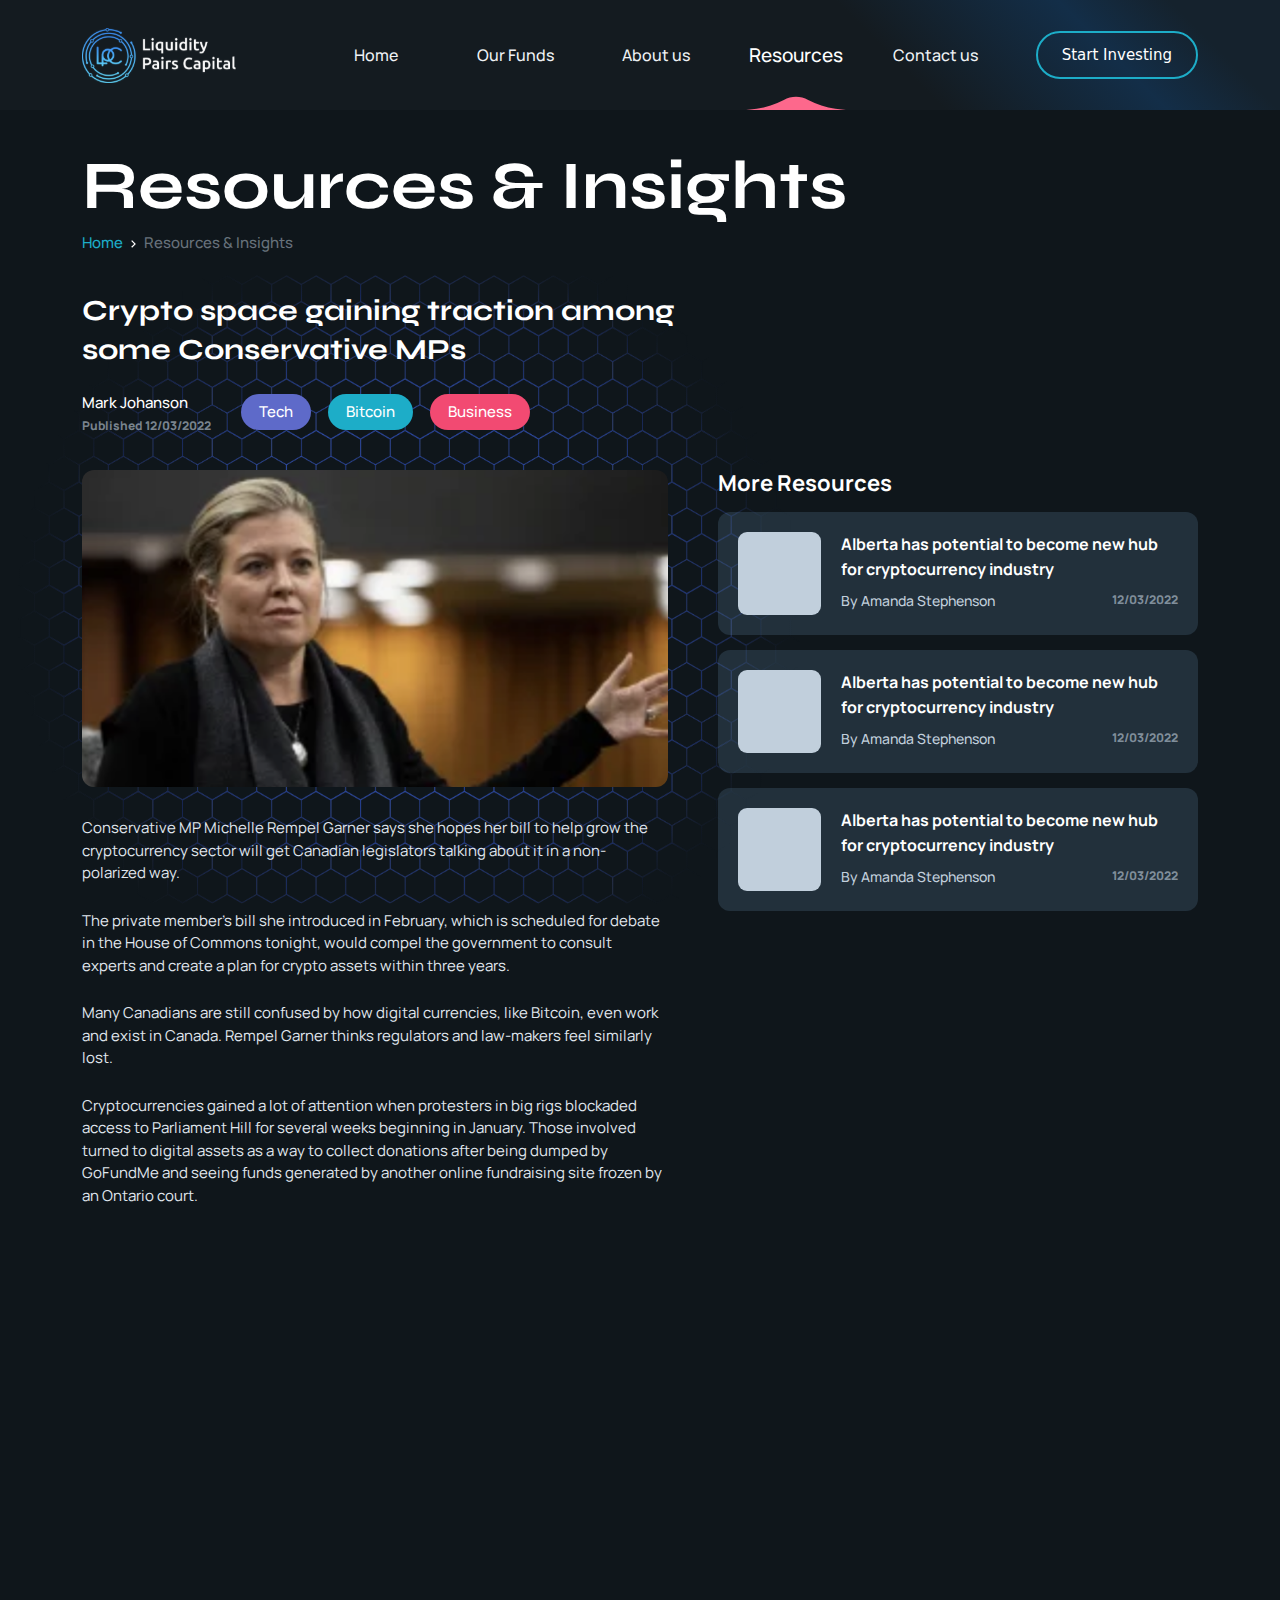
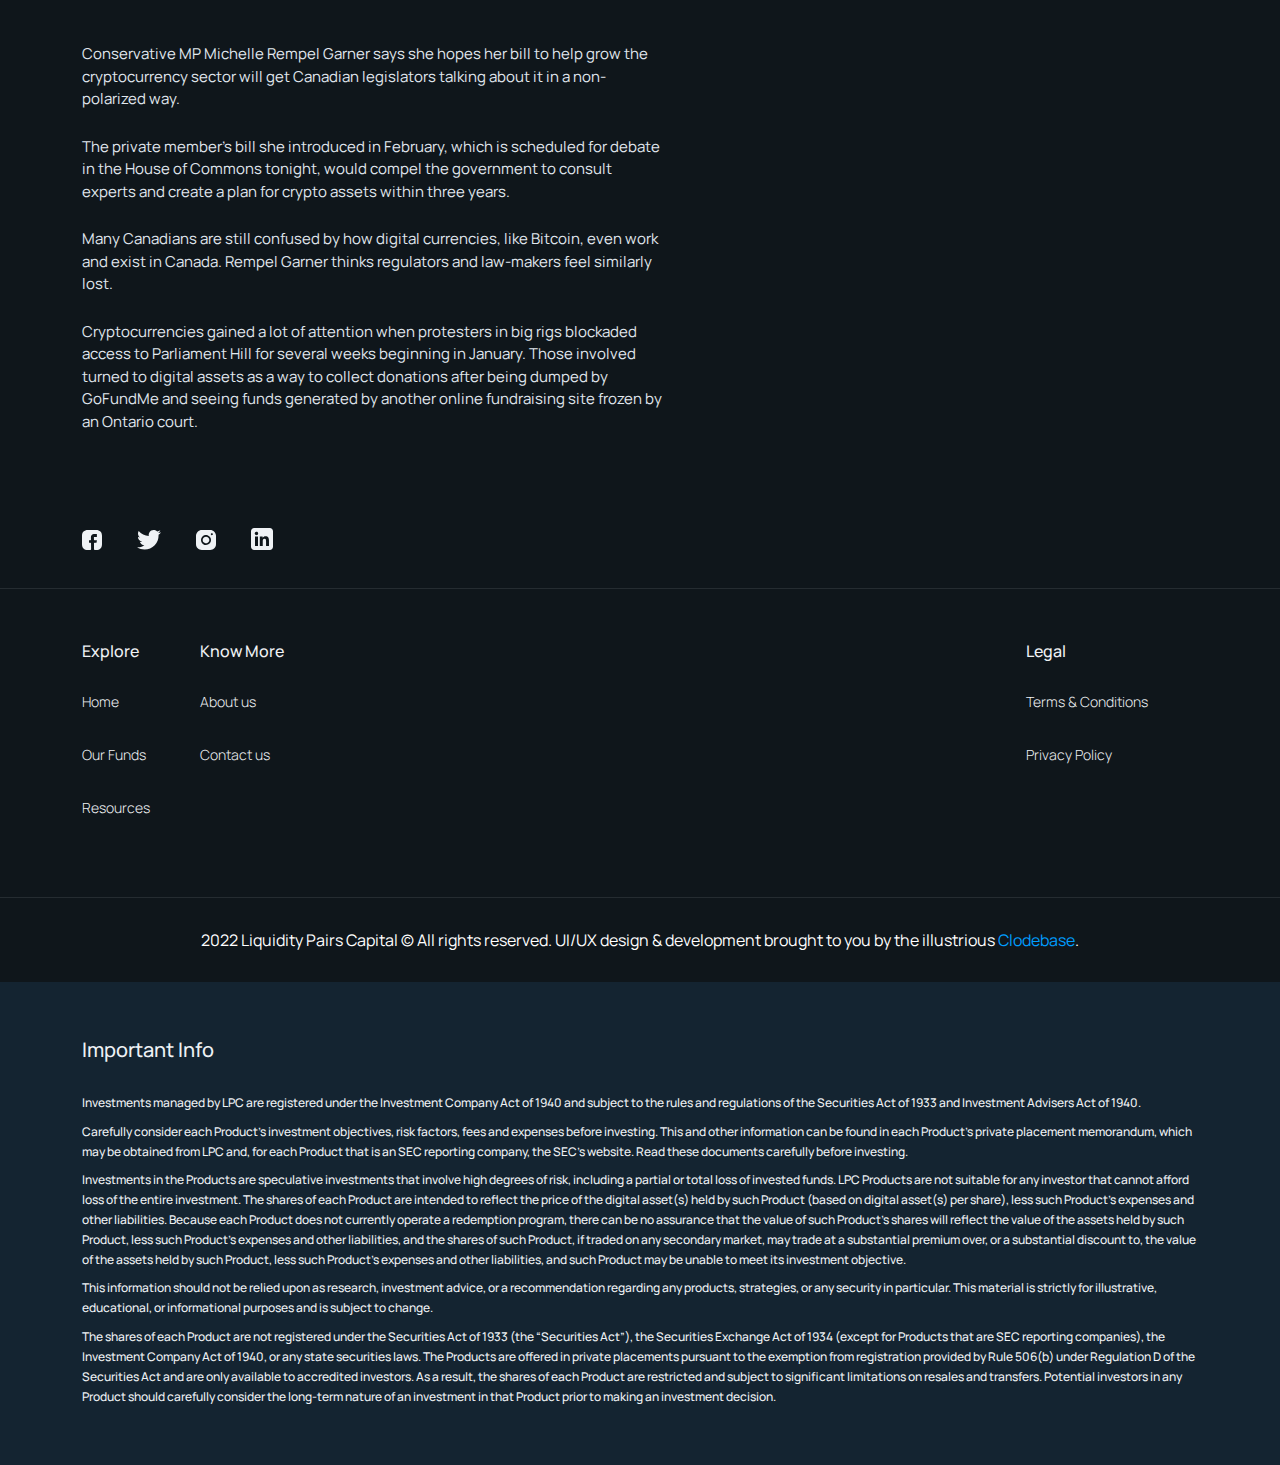
<file: resources.html>
<!doctype html>
<html lang="en">
  <head>
    <!-- Required meta tags -->
    <meta charset="utf-8">
    <meta name="viewport" content="width=device-width, initial-scale=1">

    <!-- Bootstrap CSS -->
    <link href="css/bootstrap.min.css" rel="stylesheet">
    <link rel="stylesheet" href="https://cdn.jsdelivr.net/npm/bootstrap-icons@1.8.1/font/bootstrap-icons.css">
     <!-- APP CSS -->
    <link rel="preconnect" href="https://fonts.gstatic.com" crossorigin>
    <link href="https://fonts.googleapis.com/css2?family=Manrope:wght@200;300;400;500;600;700;800&family=Syne:wght@400;500;600;700;800&display=swap" rel="stylesheet">

     <link rel="stylesheet" href="css/main.css">
     <link rel="stylesheet" href="css/header.css">
     <link rel="stylesheet" href="css/footer.css">
     <link rel="stylesheet" href="css/resources.css">
     <title>Liquidity Pairs Capital | Exposure to the inside of blockchain</title>
    <link rel="icon" type="image/x-icon" href="img/favicon.png">
  </head>
  <body>
    <header>
			<nav class="navbar navbar-expand-md fixed-top">
				<div class="container container-1200">
					<a class="navbar-brand mr-auto mr-md-3" href="index.html">
            <img src="img/logo.svg" class="logo-web">
            <!-- <img src="img/logo-mob-1.svg" class="logo-mob-lg"> -->
            <img src="img/lpc-logo.png" class="logo-mob-lg">
            <img src="img/lpc-logo.png" class="logo-mob-sm">
          </a>
					<div class="mob-toggle-btn-block">

            <a href="coming-soon.html" class="investing-btn-mob">Start Investing</a>
            <button class="navbar-toggler p-0 border-0" type="button" data-toggle="offcanvas">
              <div class="hamburger" id="hamburger-1">
                <img src="img/menu.svg" alt="">
                <!-- <span class="line"></span>
                <span class="line"></span>
                <span class="line"></span> -->
              </div>
            </button>
          </div>
					<div class="navbar-collapse offcanvas-collapse">
						<div class="nav-wrapper">
              <div class="mob-close-btn-block">
                <button class="mob-nav-close-btn" id="mobnav-close">
                  <img src="img/nav-close.svg" alt="">
                </button>
              </div>  
							<ul class="navbar-nav ">
								<li class="nav-item">
									<a class="nav-link nav-link-1" href="index.html">Home</a>
								</li>
								<li class="nav-item">
									<a class="nav-link nav-link-2" href="our-funds.html">Our Funds</a>
								</li>
								<li class="nav-item">
									<a class="nav-link nav-link-1" href="index.html#aboutUs">About us</a>
								</li>
								<li class="nav-item">
									<a class="nav-link nav-link-3 active" href="index.html#navResources">Resources</a>
								</li>
								<li class="nav-item">
									<a class="nav-link nav-link-4" href="contact-us.html">Contact us</a>
								</li>
							</ul>
							<ul class="headerButton">
								<li><a href="start-investing.html" class="investing-btn">Start Investing</a></li>
							</ul>
						</div>
					</div>
				</div>
			</nav>
		</header>

    <div class="resource-page-sec nav-padding">
        <div class="container container-1300">
            <div class="resource-page-title">
                <h2>Resources & Insights</h2>
                <div class="breadcrumb-cover">
                    <nav aria-label="breadcrumb">
                        <ol class="breadcrumb">
                        <li class="breadcrumb-item"><a href="index.html">Home</a></li>
                        <li class="breadcrumb-item active" aria-current="page">Resources & Insights</li>
                        </ol>
                    </nav>
                </div>
            </div>
            <div class="resource-content-title">
                <div class="block-item-left">
                    <div class="item-title">
                        <h2>Crypto space gaining traction among some Conservative MPs</h2>
                        <div class="details-block">
                            <div class="name-block">
                                <p class="name">Mark Johanson</p>
                                <p class="date">Published 12/03/2022</p>
                            </div>
                            <div class="details-sm">
                                <span class="tech-sm">Tech</span>
                                <span class="tech-sm tech-sm-2">Bitcoin</span>
                                <span class="tech-sm tech-sm-3">Business</span>
                            </div>
                        </div>
                    </div>
                </div>
            </div>
            <div class="resource-content-cover d-flex">
                <div class="block-item-left">
                    <div class="content-block-cover">
                        <div class="img-block">
                            <img src="img/rs-1.png" alt="">
                        </div>
                        <p>Conservative MP Michelle Rempel Garner says she hopes her bill to help grow the cryptocurrency sector will get Canadian legislators talking about it in a non-polarized way.</p>
                        <p>The private member’s bill she introduced in February, which is scheduled for debate in the House of Commons tonight, would compel the government to consult experts and create a plan for crypto assets within three years.
                        </p>
                        <p>Many Canadians are still confused by how digital currencies, like Bitcoin, even work and exist in Canada. Rempel Garner thinks regulators and law-makers feel similarly lost.</p>
                        <p>Cryptocurrencies gained a lot of attention when protesters in big rigs blockaded access to Parliament Hill for several weeks beginning in January. Those involved turned to digital assets as a way to collect donations after being dumped by GoFundMe and seeing funds generated by another online fundraising site frozen by an Ontario court.
                        </p>

                        <div class="video-block">
                            <iframe class="video-item" src="https://www.youtube.com/embed/tgbNymZ7vqY?autoplay=1&mute=1"></iframe>
                        </div>

                        <p>Conservative MP Michelle Rempel Garner says she hopes her bill to help grow the cryptocurrency sector will get Canadian legislators talking about it in a non-polarized way.
                        </p>
                        <p>The private member’s bill she introduced in February, which is scheduled for debate in the House of Commons tonight, would compel the government to consult experts and create a plan for crypto assets within three years.
                        </p>
                        <p>Many Canadians are still confused by how digital currencies, like Bitcoin, even work and exist in Canada. Rempel Garner thinks regulators and law-makers feel similarly lost.</p>
                        <p>Cryptocurrencies gained a lot of attention when protesters in big rigs blockaded access to Parliament Hill for several weeks beginning in January. Those involved turned to digital assets as a way to collect donations after being dumped by GoFundMe and seeing funds generated by another online fundraising site frozen by an Ontario court.
                        </p>
                    </div>
                </div>
                <div class="block-item-right">
                    <div class="more-resource-cover">
                        <h3>More Resources</h3>
                        <div class="more-resource-card-outer">
                            <div class="more-resource-card">
                                <a href="#" class="more-resource-link d-flex">
                                    <div class="img-block">
                                        <!-- <img src="img/rs-1.png" alt=""> -->
                                    </div>
                                    <div class="text-block">
                                        <p class="det">Alberta has potential to become new hub for cryptocurrency industry</p>
                                        <div class="date-wrapper d-flex">
                                            <span class="name">By Amanda Stephenson</span>
                                            <span class="date">12/03/2022</span>
                                        </div>
                                    </div>
                                </a>
                            </div>
    
                            <div class="more-resource-card">
                                <a href="#" class="more-resource-link d-flex">
                                    <div class="img-block">
                                        <!-- <img src="img/rs-1.png" alt=""> -->
                                    </div>
                                    <div class="text-block">
                                        <p class="det">Alberta has potential to become new hub for cryptocurrency industry</p>
                                        <div class="date-wrapper d-flex">
                                            <span class="name">By Amanda Stephenson</span>
                                            <span class="date">12/03/2022</span>
                                        </div>
                                    </div>
                                </a>
                            </div>
    
                            <div class="more-resource-card">
                                <a href="#" class="more-resource-link d-flex">
                                    <div class="img-block">
                                        <!-- <img src="img/rs-1.png" alt=""> -->
                                    </div>
                                    <div class="text-block">
                                        <p class="det">Alberta has potential to become new hub for cryptocurrency industry</p>
                                        <div class="date-wrapper d-flex">
                                            <span class="name">By Amanda Stephenson</span>
                                            <span class="date">12/03/2022</span>
                                        </div>
                                    </div>
                                </a>
                            </div>
    
                        </div>
                    </div>
                </div>
            </div>
            
        </div>
    </div>

    
    <footer>

      <div class="container container-1200">
        <div class="row">
          <div class="col-md-12">
            <div class="social-link">
              <ul>
                <li>
                  <a href="#">
                    <img src="img/icon-fb.svg" alt="">
                  </a>
                </li>
                <li>
                  <a href="#">
                    <img src="img/icon-twr.svg" alt="">
                  </a>
                </li>
                <li>
                  <a href="#">
                    <img src="img/icon-insta.svg" alt="">
                  </a>
                </li>
                <li>
                  <a href="#">
                    <img src="img/icon-linkdin.svg" alt="">
                  </a>
                </li>
              </ul>
            </div>
          </div>
        </div>
      </div>
    
      <section class="border-ftr">
        <div class="container container-1200">
          <div class="row">
            <div class="col">
              <div class="nav-outer">
      
                <div class="nav-sm">
                  <ul class="footer-nav">
                    <li><Strong>Explore</Strong></li>
                    <li><a href="index.html">Home</a></li>
                    <li><a href="our-funds.html">Our Funds</a></li>
                    <li><a href="index.html#navResources">Resources</a></li>
                  </ul>
                </div>
      
                <div class="nav-sm">
                  <ul class="footer-nav">
                    <li><Strong>Know More</Strong></li>
                    <li><a href="index.html#aboutUs">About us</a></li>
                    <li><a href="contact-us.html">Contact us</a></li>
      
                  </ul>
                </div>
      
                <!-- <div class="nav-sm">
                      <ul>
                        <li><strong>Visit</strong></li>
                         <li>Address Line 1,<br>
                          Addres Line 2,<br>
                          City, 00000</li>
                      </ul>
                    </div> -->
      
                <div class="nav-sm rgt-sctn">
                  <ul>
                    <li><Strong>Legal</Strong></li>
                    <li><a href="coming-soon.html">Terms & Conditions</a></li>
                    <li><a href="coming-soon.html">Privacy Policy</a></li>
                  </ul>
                </div>
              </div>
            </div>
          </div>
        </div>
    
      </section>
    
    
      <div class="rights-block">
        <p>2022 Liquidity Pairs Capital © All rights reserved. UI/UX design & development brought to you by the illustrious
          <a target="_blank" href="https://www.clodebase.com/">Clodebase</a>.</p>
      </div>
    
      <div class="ftr-info">
        <div class="container container-1200">
          <div class="row">
            <div class="col-md-12">
              <strong> Important Info </strong>
    
              <p>Investments managed by LPC are registered under the Investment Company Act of 1940 and subject to the rules
                and regulations of the Securities Act of 1933 and Investment Advisers Act of 1940.</p>
              <p>
                Carefully consider each Product’s investment objectives, risk factors, fees and expenses before investing.
                This and other information can be found in each Product’s private placement memorandum, which may be
                obtained from LPC and, for each Product that is an SEC reporting company, the SEC’s website. Read these
                documents carefully before investing.
              </p>
              <p>
    
                Investments in the Products are speculative investments that involve high degrees of risk, including a
                partial or total loss of invested funds. LPC Products are not suitable for any investor that cannot afford
                loss of the entire investment. The shares of each Product are intended to reflect the price of the digital
                asset(s) held by such Product (based on digital asset(s) per share), less such Product’s expenses and other
                liabilities. Because each Product does not currently operate a redemption program, there can be no assurance
                that the value of such Product’s shares will reflect the value of the assets held by such Product, less such
                Product’s expenses and other liabilities, and the shares of such Product, if traded on any secondary market,
                may trade at a substantial premium over, or a substantial discount to, the value of the assets held by such
                Product, less such Product’s expenses and other liabilities, and such Product may be unable to meet its
                investment objective.
              </p>
              <p>
    
                This information should not be relied upon as research, investment advice, or a recommendation regarding any
                products, strategies, or any security in particular. This material is strictly for illustrative,
                educational, or informational purposes and is subject to change.
              </p>
              <p>
    
                The shares of each Product are not registered under the Securities Act of 1933 (the “Securities Act”), the
                Securities Exchange Act of 1934 (except for Products that are SEC reporting companies), the Investment
                Company Act of 1940, or any state securities laws. The Products are offered in private placements pursuant
                to the exemption from registration provided by Rule 506(b) under Regulation D of the Securities Act and are
                only available to accredited investors. As a result, the shares of each Product are restricted and subject
                to significant limitations on resales and transfers. Potential investors in any Product should carefully
                consider the long-term nature of an investment in that Product prior to making an investment decision.
              </p>
    
            </div>
          </div>
        </div>
      </div>
    </footer>
    





    <script src="js/vendor/jquery-3.5.1.min.js"></script>    
    <script src="js/bootstrap.bundle.min.js"></script>
    <script src="js/slick.min.js"></script>
    <script src="js/slick-custom.js"></script>
    <script src="js/main.js"></script>
    <!-- <script src="js/vendor/popper.min.js" crossorigin="anonymous"></script> -->
    <!-- <script src="js/vendor/bootstrap.min.js" crossorigin="anonymous"></script> -->
    
  </body>
</html>
</file>
<file: css/main.css>
/*** all Mobile Screen (iphone 6,7,8) ***/
/*** mobile Landscape Size ***/
/*** medium devices (tablets, less than 992px) ***/
/*** iPad in landscape ***/
/**** smaller than desktop 1200 (devices and browsers) ***/
/**** Container width ***/
/*** laptop with MDPI (medium density per inch) resolution ***/
/*** SP developers resolution ***/
/*** laptop with HiDPI (High Dots Per Inch) resolution ***/
/*** WSXGA (Wide Super Extended Graphics Array) resolution ***/
/* placeholder mixin */
/* how to use this variabile*/
/* .forms{
   @include placeholder{
    opacity: 1;color: #a5aeb7;
  } */
/* @include transition (.2s ease-out all); */
/*    @include flexbox();
    @include justify-content (center);*/
h1, .h1,
h2, .h2,
h3, .h3,
h4, .h4,
h5, .h5,
h6, .h6 {
  margin: 0 0 0.7em;
  line-height: 1.2; }

h1, .h1 {
  font-size: 30px; }

h2, .h2 {
  font-size: 21px; }

h3, .h3 {
  font-size: 16px; }

h4, .h4 {
  font-size: 14px; }

h5, .h5 {
  font-size: 12px; }

h6, .h6 {
  font-size: 11px; }

a {
  color: #4078c0;
  text-decoration: none; }
  a:hover, a:focus, a:active {
    outline: 0; }
  a:focus {
    text-decoration: none; }

a[href^=tel] {
  cursor: default; }

p {
  margin: 0 0 0.7em; }

small {
  font-size: 90%; }

blockquote {
  margin: 0; }

ul,
ol {
  padding: 0;
  margin-top: 0;
  margin-bottom: 0; }

ol ol,
ul ol {
  list-style-type: lower-roman; }

ul ul ol,
ul ol ol,
ol ul ol,
ol ol ol {
  list-style-type: lower-alpha; }

dd {
  margin-left: 0; }

tt,
code {
  font-family: "Manrope", sans-serif;
  font-size: 12px; }

pre {
  margin-top: 0;
  margin-bottom: 0;
  font: 12px "Manrope", sans-serif; }

@media (min-width: 1300px) {
  .container-1200 {
    max-width: 1200px; } }
@media (min-width: 1300px) {
  .container-1300 {
    max-width: 1200px; } }
@media (min-width: 1400px) {
  .container-1300 {
    max-width: 1300px; } }
.nav-padding {
  margin-top: 110px; }
  @media (max-width: 1199px) {
    .nav-padding {
      margin-top: 85px; } }

body {
  background-color: #0F161B; }

/*# sourceMappingURL=main.css.map */
</file>
<file: css/header.css>
/*** all Mobile Screen (iphone 6,7,8) ***/
/*** mobile Landscape Size ***/
/*** medium devices (tablets, less than 992px) ***/
/*** iPad in landscape ***/
/**** smaller than desktop 1200 (devices and browsers) ***/
/**** Container width ***/
/*** laptop with MDPI (medium density per inch) resolution ***/
/*** SP developers resolution ***/
/*** laptop with HiDPI (High Dots Per Inch) resolution ***/
/*** WSXGA (Wide Super Extended Graphics Array) resolution ***/
/* placeholder mixin */
/* how to use this variabile*/
/* .forms{
   @include placeholder{
    opacity: 1;color: #a5aeb7;
  } */
/* @include transition (.2s ease-out all); */
/*    @include flexbox();
    @include justify-content (center);*/
h1, .h1,
h2, .h2,
h3, .h3,
h4, .h4,
h5, .h5,
h6, .h6 {
  margin: 0 0 0.7em;
  line-height: 1.2; }

h1, .h1 {
  font-size: 30px; }

h2, .h2 {
  font-size: 21px; }

h3, .h3 {
  font-size: 16px; }

h4, .h4 {
  font-size: 14px; }

h5, .h5 {
  font-size: 12px; }

h6, .h6 {
  font-size: 11px; }

a {
  color: #4078c0;
  text-decoration: none; }
  a:hover, a:focus, a:active {
    outline: 0; }
  a:focus {
    text-decoration: none; }

a[href^=tel] {
  cursor: default; }

p {
  margin: 0 0 0.7em; }

small {
  font-size: 90%; }

blockquote {
  margin: 0; }

ul,
ol {
  padding: 0;
  margin-top: 0;
  margin-bottom: 0; }

ol ol,
ul ol {
  list-style-type: lower-roman; }

ul ul ol,
ul ol ol,
ol ul ol,
ol ol ol {
  list-style-type: lower-alpha; }

dd {
  margin-left: 0; }

tt,
code {
  font-family: "Manrope", sans-serif;
  font-size: 12px; }

pre {
  margin-top: 0;
  margin-bottom: 0;
  font: 12px "Manrope", sans-serif; }

/*Header*/
header .navbar {
  transition: .3s;
  padding: 20px 0;
  background: #141b20;
  /* Old browsers */
  background: -moz-linear-gradient(45deg, #141b20 68%, #132e48 84%, #15222d 92%);
  /* FF3.6-15 */
  background: -webkit-linear-gradient(45deg, #141b20 68%, #132e48 84%, #15222d 92%);
  /* Chrome10-25,Safari5.1-6 */
  background: linear-gradient(45deg, #141b20 68%, #132e48 84%, #15222d 92%);
  /* W3C, IE10+, FF16+, Chrome26+, Opera12+, Safari7+ */
  filter: progid:DXImageTransform.Microsoft.gradient( startColorstr='#141b20', endColorstr='#15222d',GradientType=1 );
  /* IE6-9 fallback on horizontal gradient */ }
  @media (max-width: 767px) {
    header .navbar {
      top: 0px;
      padding: 20px 15px; } }
  header .navbar .container {
    width: 100%; }
  header .navbar .navbar-brand {
    margin-right: 0;
    display: inline-flex;
    flex-direction: column;
    padding: 0;
    align-items: flex-start;
    max-width: 520px; }
    @media (max-width: 767px) {
      header .navbar .navbar-brand {
        max-width: 80%; } }
    header .navbar .navbar-brand .logo-label {
      font-size: 20px;
      color: #fff;
      font-family: "Manrope", sans-serif;
      white-space: normal;
      line-height: 22px;
      padding-top: 5px; }
      @media (max-width: 1450px) {
        header .navbar .navbar-brand .logo-label {
          font-size: 18px; } }
      @media (max-width: 991px) {
        header .navbar .navbar-brand .logo-label {
          font-size: 16px;
          line-height: 18px; } }
    header .navbar .navbar-brand img {
      max-height: 80px; }
      @media (max-width: 1450px) {
        header .navbar .navbar-brand img {
          max-height: 75px; } }
  header .navbar .navbar-toggler {
    box-shadow: none;
    display: block; }
    @media (min-width: 992px) {
      header .navbar .navbar-toggler {
        display: none; } }
header .nav-link-cover {
  box-shadow: 0px 3px 6px #00000029;
  height: 68px;
  border-radius: 40px;
  padding: 15px 60px 15px 15px;
  align-items: center; }
header .accnt-dropdown .accnt-dropdown-btn {
  font-family: "Manrope", sans-serif;
  font-size: 19px;
  font-weight: 500;
  color: #5C155D;
  padding: 10px 20px;
  transition: .2s;
  box-shadow: none;
  background-color: #fff;
  border-radius: 50px;
  outline: none; }
  header .accnt-dropdown .accnt-dropdown-btn img {
    margin-right: 10px; }
  header .accnt-dropdown .accnt-dropdown-btn::after {
    margin-left: 10px;
    width: 11px;
    height: 11px;
    border: none;
    transform: rotate(45deg);
    position: relative;
    top: 2px;
    border-right: solid 2px #5C155D;
    border-bottom: solid 2px #5C155D; }
header .accnt-dropdown .dropdown-menu {
  padding: 10px 0;
  min-width: 200px;
  box-shadow: 0px 3px 6px #00000029;
  border-radius: 15px; }
  header .accnt-dropdown .dropdown-menu .dropdown-item {
    color: #5C155D;
    font-family: "Manrope", sans-serif;
    padding: 10px 25px;
    font-size: 19px; }
    header .accnt-dropdown .dropdown-menu .dropdown-item:active {
      background-color: transparent; }
header .cart-item-block {
  width: 50px;
  height: 50px;
  border-radius: 50%;
  background-color: #1052A8;
  color: #fff !important;
  margin-left: auto;
  display: inline-flex;
  align-items: center;
  justify-content: center;
  position: relative; }
  header .cart-item-block .count {
    font-family: "Manrope", sans-serif;
    display: inline-flex;
    align-items: center;
    justify-content: center;
    position: absolute;
    right: -7px;
    top: -7px;
    background-color: #FF5B5B;
    color: #fff;
    font-size: 12px;
    width: 25px;
    height: 25px;
    border-radius: 50%; }
header .nav-wrapper {
  display: -webkit-box;
  display: -moz-box;
  display: -ms-flexbox;
  display: -webkit-flex;
  display: flex;
  width: 100%; }
  @media (max-width: 991px) {
    header .nav-wrapper {
      flex-direction: column; } }
  header .nav-wrapper .headerButton {
    display: flex;
    align-items: center;
    list-style: none;
    padding-left: 30px; }
    header .nav-wrapper .headerButton .investing-btn {
      font-weight: 500;
      padding: 11px 24px;
      border: 2px solid #1DADC8;
      border-radius: 100px;
      color: #fff;
      display: inline-block;
      transition: .3s; }
      header .nav-wrapper .headerButton .investing-btn:hover {
        background-color: #1DADC8; }
  header .nav-wrapper .navbar-nav {
    margin-left: auto; }
    @media (max-width: 1199px) {
      header .nav-wrapper .navbar-nav {
        padding-left: 0; } }
    @media (max-width: 991px) {
      header .nav-wrapper .navbar-nav {
        padding-top: 20px;
        flex-direction: column;
        margin-left: inherit;
        width: 100%; } }
    header .nav-wrapper .navbar-nav li.nav-item .nav-link {
      height: 70px;
      font-family: "Manrope", sans-serif;
      font-size: 16px;
      font-weight: 500;
      color: #EFF2F5;
      padding: 10px 15px;
      transition: .2s;
      display: inline-flex;
      justify-content: center;
      align-items: center;
      width: 140px;
      position: relative; }
      header .nav-wrapper .navbar-nav li.nav-item .nav-link::after {
        content: '';
        position: absolute;
        left: 0;
        right: 0;
        bottom: -20px;
        margin: auto;
        display: inline-block;
        width: 120px;
        height: 0;
        transition: 0;
        background-image: url("../img/header-active.svg");
        background-repeat: no-repeat;
        background-position: center bottom;
        background-size: 100px; }
      header .nav-wrapper .navbar-nav li.nav-item .nav-link.nav-link-1::after {
        background-image: url("../img/header-active.svg"); }
      header .nav-wrapper .navbar-nav li.nav-item .nav-link.nav-link-2::after {
        background-image: url("../img/nav-dt-2.svg"); }
      header .nav-wrapper .navbar-nav li.nav-item .nav-link.nav-link-3::after {
        background-image: url("../img/nav-dt-3.svg"); }
      header .nav-wrapper .navbar-nav li.nav-item .nav-link.nav-link-4::after {
        background-image: url("../img/nav-dt-4.svg"); }
      header .nav-wrapper .navbar-nav li.nav-item .nav-link.active, header .nav-wrapper .navbar-nav li.nav-item .nav-link:hover {
        color: #fff;
        font-size: 20px; }
        header .nav-wrapper .navbar-nav li.nav-item .nav-link.active::after, header .nav-wrapper .navbar-nav li.nav-item .nav-link:hover::after {
          transition: .4s ease-in;
          height: 20px; }

@media (max-width: 991px) {
  .offcanvas-collapse {
    position: fixed;
    z-index: 999;
    top: 0;
    bottom: 0;
    width: 350px;
    right: -350px;
    min-height: 100vh;
    padding-right: 1rem;
    padding-left: 0;
    overflow-y: auto;
    visibility: hidden;
    /* Permalink - use to edit and share this gradient: https://colorzilla.com/gradient-editor/#2e3438+0,191f24+33 */
    background: #2e3438;
    /* Old browsers */
    background: -moz-linear-gradient(-45deg, #2e3438 0%, #191f24 33%);
    /* FF3.6-15 */
    background: -webkit-linear-gradient(-45deg, #2e3438 0%, #191f24 33%);
    /* Chrome10-25,Safari5.1-6 */
    background: linear-gradient(135deg, #2e3438 0%, #191f24 33%);
    /* W3C, IE10+, FF16+, Chrome26+, Opera12+, Safari7+ */
    filter: progid:DXImageTransform.Microsoft.gradient( startColorstr='#2e3438', endColorstr='#191f24',GradientType=1 );
    /* IE6-9 fallback on horizontal gradient */
    transition-timing-function: ease-in-out;
    transition-duration: .3s;
    transition-property: left, visibility;
    border-top: solid 1px #454545;
    transition: .3s; }
    .offcanvas-collapse.open {
      right: 0;
      visibility: visible;
      align-items: flex-start; } }
.nav-scroller {
  position: relative;
  z-index: 2;
  height: 2.75rem;
  overflow-y: hidden; }
  .nav-scroller .nav {
    display: -ms-flexbox;
    display: flex;
    -ms-flex-wrap: nowrap;
    flex-wrap: nowrap;
    padding-bottom: 1rem;
    margin-top: -1px;
    overflow-x: auto;
    color: #ccc;
    text-align: center;
    white-space: nowrap;
    -webkit-overflow-scrolling: touch; }

.shrink {
  position: fixed;
  top: -1px;
  left: 0;
  z-index: 1030;
  width: 100%; }
  @media (min-width: 768px) {
    .shrink {
      top: -1px !important; } }

.hamburger img {
  width: 30px; }

.hamburger .line {
  width: 30px;
  height: 3px;
  background: #1DADC8;
  display: block;
  margin: 8px auto;
  -webkit-transition: all 0.3s ease-in-out;
  -o-transition: all 0.3s ease-in-out;
  transition: all 0.3s ease-in-out; }

.hamburger:hover {
  cursor: pointer; }

#hamburger-1.is-active .line:nth-child(2) {
  opacity: 0; }

#hamburger-1.is-active .line:nth-child(1) {
  -webkit-transform: translateY(11px) rotate(45deg);
  -ms-transform: translateY(11px) rotate(45deg);
  -o-transform: translateY(11px) rotate(45deg);
  transform: translateY(11px) rotate(45deg); }

#hamburger-1.is-active .line:nth-child(3) {
  -webkit-transform: translateY(-11px) rotate(-45deg);
  -ms-transform: translateY(-11px) rotate(-45deg);
  -o-transform: translateY(-11px) rotate(-45deg);
  transform: translateY(-11px) rotate(-45deg); }

@media (max-width: 1679px) {
  header .nav-wrapper .navbar-nav li.nav-item .nav-link {
    font-size: 15px; }

  header .nav-wrapper .headerButton .investing-btn {
    font-size: 15px; }

  header .nav-wrapper .navbar-nav li.nav-item .nav-link.active, header .nav-wrapper .navbar-nav li.nav-item .nav-link:hover {
    font-size: 19px; } }
@media (max-width: 1450px) {
  header .navbar {
    transition: .3s; }

  header .nav-wrapper .navbar-nav li.nav-item .nav-link, header .accnt-dropdown .dropdown-menu .dropdown-item,
  header .accnt-dropdown .accnt-dropdown-btn {
    font-size: 16px; }

  header .nav-link-cover {
    height: 62px;
    padding: 15px 45px 15px 15px; } }
@media (max-width: 1199px) {
  header .container-1200 {
    max-width: 100%; }

  header .nav-link-cover {
    height: 58px;
    padding: 15px 20px 15px 15px; }

  header .nav-wrapper .navbar-nav li.nav-item .nav-link {
    font-size: 14px; }

  header .accnt-dropdown .accnt-dropdown-btn::after {
    width: 9px;
    height: 9px; }

  header .navbar {
    padding: 14px 0; }

  header .nav-wrapper .navbar-nav li.nav-item .nav-link {
    height: 60px;
    padding: 10px;
    width: 125px; }

  header .nav-wrapper .navbar-nav li.nav-item .nav-link::after {
    background-size: 85px;
    width: 90px;
    bottom: -14px; }

  header .nav-wrapper .navbar-nav li.nav-item .nav-link.active, header .nav-wrapper .navbar-nav li.nav-item .nav-link:hover {
    font-size: 17px; }

  header .nav-wrapper .headerButton {
    padding-left: 15px; } }
@media (max-width: 991px) {
  header .nav-wrapper {
    height: 100%; }

  header .navbar.shrink .mob-toggle-btn-block .investing-btn-mob {
    visibility: visible;
    opacity: 1;
    display: block; }

  header .nav-wrapper .headerButton {
    padding-left: 0;
    margin-top: auto;
    padding-bottom: 80px; }

  .logo-web {
    display: none; }

  header .nav-wrapper .navbar-nav li.nav-item .nav-link.active, header .nav-wrapper .navbar-nav li.nav-item .nav-link:hover {
    font-size: 24px; }

  header .nav-wrapper .navbar-nav li.nav-item .nav-link {
    height: 82px;
    font-size: 16px;
    padding: 20px 25px;
    padding-left: 70px;
    text-align: left;
    justify-content: flex-start;
    margin-bottom: 5px; }

  header .navbar.shrink {
    transition: .3s;
    padding: 20px 0;
    background: #141b20;
    transition: .3s;
    background: -moz-linear-gradient(45deg, #141b20 20%, #132e48 84%, #15222d 105%);
    background: -webkit-linear-gradient(45deg, #141b20 20%, #132e48 84%, #15222d 105%);
    background: linear-gradient(45deg, #141b20 20%, #132e48 84%, #15222d 105%);
    filter: progid:DXImageTransform.Microsoft.gradient( startColorstr='#141b20', endColorstr='#15222d',GradientType=1 ); }

  header .nav-wrapper .navbar-nav li.nav-item .nav-link.active::after, header .nav-wrapper .navbar-nav li.nav-item .nav-link:hover::after {
    opacity: 1; }

  header .nav-wrapper .navbar-nav li.nav-item .nav-link::after {
    left: 0;
    right: auto;
    top: 0;
    bottom: 0;
    margin: auto;
    display: inline-block;
    width: 0;
    height: 100%;
    transition: 0;
    background-repeat: no-repeat;
    background-position: center left;
    background-size: auto; }

  header .nav-wrapper .navbar-nav li.nav-item .nav-link.nav-link-1::after {
    background-image: url("../img/nav-1.svg"); }
  header .nav-wrapper .navbar-nav li.nav-item .nav-link.nav-link-2::after {
    background-image: url("../img/nav-2.svg"); }
  header .nav-wrapper .navbar-nav li.nav-item .nav-link.nav-link-3::after {
    background-image: url("../img/nav-3.svg"); }
  header .nav-wrapper .navbar-nav li.nav-item .nav-link.nav-link-4::after {
    background-image: url("../img/nav-4.svg"); }

  header .nav-wrapper .navbar-nav li.nav-item .nav-link.active::after, header .nav-wrapper .navbar-nav li.nav-item .nav-link:hover::after {
    height: 100%;
    width: 40px; }

  header .nav-wrapper .navbar-nav li.nav-item:last-child .nav-link {
    border-bottom: none; }

  header .navbar .navbar-toggler {
    margin-left: 25px; }

  header .nav-block-right {
    display: flex;
    align-items: center; }

  header .cart-item-block {
    width: 40px;
    height: 40px; }

  header .cart-item-block img {
    max-height: 17px; }

  header .navbar .navbar-brand img {
    max-height: 65px; }

  header .accnt-dropdown .accnt-dropdown-btn {
    padding: 6px 10px; }

  header .nav-wrapper .headerButton li {
    width: 100%;
    text-align: center;
    padding-top: 25px; }

  header .nav-wrapper .headerButton .investing-btn {
    width: 250px;
    text-align: center; }

  header .nav-wrapper .navbar-nav li.nav-item {
    text-align: center; }

  header .nav-wrapper .navbar-nav li.nav-item .nav-link {
    width: 100%; }

  header .navbar {
    height: 88px !important;
    padding: 10px 0; }

  header .nav-link-cover {
    height: auto;
    padding: 9px 30px; }

  header .accnt-dropdown .accnt-dropdown-btn img {
    width: 25px; }

  header .nav-wrapper .headerButton .investing-btn {
    padding: 15px; } }
@media (max-width: 767px) {
  header .accnt-dropdown .accnt-dropdown-btn {
    padding: 5px; }

  header .nav-wrapper .headerButton li .header-log-btn {
    width: 100%; }

  header .navbar .container {
    padding-left: 25px;
    padding-right: 25px; } }
@media (max-width: 579px) {
  header .nav-wrapper .navbar-nav li.nav-item .nav-link {
    height: 75px; }

  header .nav-wrapper .headerButton .investing-btn {
    width: 160px;
    padding: 12px 10px; }

  header .nav-wrapper .navbar-nav li.nav-item .nav-link {
    width: 100%; }

  header .navbar .navbar-toggler {
    margin-left: 15px; }

  header .accnt-dropdown .dropdown-menu {
    right: 0;
    min-width: 165px;
    margin-left: auto;
    top: 52px; }

  .offcanvas-collapse {
    width: 295px;
    right: -295px; }

  header .navbar .container {
    padding-left: 15px;
    padding-right: 15px; }

  header .nav-link-cover {
    box-shadow: none;
    padding-right: 0; }

  header .navbar .navbar-brand img {
    max-height: 60px; }

  header .accnt-dropdown .accnt-dropdown-btn span, header .accnt-dropdown .accnt-dropdown-btn::after {
    display: none; }

  header .accnt-dropdown .accnt-dropdown-btn img {
    margin-right: 0;
    width: 30px; } }
@media (max-width: 350px) {
  .offcanvas-collapse {
    width: 255px;
    right: -255px; } }
.header-padding {
  padding-top: 120px; }
  @media (max-width: 1199px) {
    .header-padding {
      padding-top: 100px; } }
  @media (max-width: 991px) {
    .header-padding {
      padding-top: 82px; } }

.active-btn {
  color: #8ec44c !important;
  background-color: rgba(246, 255, 235, 0.65) !important; }
  .active-btn.dropdown-toggle::after {
    border-right: solid 2px #8ec44c !important;
    border-bottom: solid 2px #8ec44c !important; }

.logo-mob-lg {
  display: none;
  height: 42px; }
  @media (max-width: 991px) {
    .logo-mob-lg {
      display: block; } }

.logo-mob-sm {
  display: none;
  height: 42px; }

@media (max-width: 579px) {
  .shrink .logo-mob-lg {
    display: none; }
  .shrink .logo-mob-sm {
    display: block; } }
.mob-close-btn-block {
  display: none;
  text-align: right;
  width: 100%;
  padding-top: 31px; }
  @media (max-width: 991px) {
    .mob-close-btn-block {
      display: block; } }
  .mob-close-btn-block .mob-nav-close-btn {
    padding: 0;
    box-shadow: none;
    border: none;
    width: 26px;
    text-align: center;
    background-color: transparent; }

.mob-toggle-btn-block {
  display: flex;
  align-items: center; }
  .mob-toggle-btn-block .investing-btn-mob {
    font-weight: 500;
    padding: 5px 15px;
    border: 2px solid #1DADC8;
    border-radius: 100px;
    color: #fff;
    display: inline-block;
    transition: .3s;
    font-size: 14px;
    opacity: 0;
    visibility: hidden;
    display: none; }
    .mob-toggle-btn-block .investing-btn-mob:hover {
      background-color: #1DADC8; }

/*# sourceMappingURL=header.css.map */
</file>
<file: css/footer.css>
/*** all Mobile Screen (iphone 6,7,8) ***/
/*** mobile Landscape Size ***/
/*** medium devices (tablets, less than 992px) ***/
/*** iPad in landscape ***/
/**** smaller than desktop 1200 (devices and browsers) ***/
/**** Container width ***/
/*** laptop with MDPI (medium density per inch) resolution ***/
/*** SP developers resolution ***/
/*** laptop with HiDPI (High Dots Per Inch) resolution ***/
/*** WSXGA (Wide Super Extended Graphics Array) resolution ***/
/* placeholder mixin */
/* how to use this variabile*/
/* .forms{
   @include placeholder{
    opacity: 1;color: #a5aeb7;
  } */
/* @include transition (.2s ease-out all); */
/*    @include flexbox();
    @include justify-content (center);*/
footer {
  background-color: #0f161b;
  font-family: "Manrope", sans-serif;
  position: relative; }
  footer .social-link {
    width: 100%; }
    footer .social-link ul {
      display: flex;
      flex-wrap: wrap;
      align-items: center;
      min-height: 140px; }
      footer .social-link ul li {
        margin-right: 35px;
        list-style: none; }
        footer .social-link ul li a:hover {
          opacity: 0.8; }
  footer .nav-outer {
    display: flex;
    margin-top: 50px;
    margin-bottom: 50px; }
  footer .rgt-sctn {
    margin-left: auto; }
  footer .nav-sm {
    margin-right: 50px; }
    footer .nav-sm ul {
      display: flex;
      flex-wrap: wrap;
      flex-direction: column; }
      footer .nav-sm ul li {
        list-style: none;
        color: #EFF2F5;
        margin-bottom: 25px;
        font-family: "Manrope", sans-serif; }
        footer .nav-sm ul li strong {
          font-weight: 500;
          font-size: 24px;
          line-height: 36px; }
        footer .nav-sm ul li a {
          font-weight: 300;
          font-size: 16px;
          line-height: 28px;
          color: #EFF2F5; }
          footer .nav-sm ul li a:hover {
            color: #5E6AC9; }

.ftr-info {
  background-color: #142431;
  font-family: "Manrope", sans-serif;
  padding-top: 50px;
  padding-bottom: 50px; }
  .ftr-info strong {
    color: #EFF2F5;
    font-weight: 500;
    font-size: 24px;
    line-height: 36px;
    margin-bottom: 25px;
    display: inline-block; }
  .ftr-info p {
    color: #EFF2F5;
    font-weight: 500;
    font-size: 12px;
    line-height: 20px; }

.border-ftr {
  border-top: 1px solid rgba(239, 242, 245, 0.1); }

@media (max-width: 1679px) {
  footer .nav-sm ul li strong {
    font-size: 18px;
    line-height: 24px; }

  footer .social-link ul {
    min-height: 100px; } }
@media (max-width: 1367px) {
  footer .nav-sm ul li a {
    font-size: 14px; }

  .ftr-info strong {
    font-size: 20px; }

  footer .nav-sm ul li strong {
    font-size: 16px;
    line-height: 16px; } }
@media (max-width: 991px) {
  footer .nav-sm ul li strong {
    line-height: 16px; } }
@media (max-width: 767px) {
  footer .social-link ul li {
    margin: 0 10px; }

  footer .social-link {
    padding-top: 50px; }

  footer .social-link ul {
    min-height: auto;
    padding-bottom: 20px; }

  footer .nav-sm ul li a {
    font-size: 13px; }

  footer:after {
    width: 95%;
    margin: 0 2.5%;
    top: 120px; }

  footer .nav-outer {
    display: flex;
    flex-wrap: wrap;
    margin-top: 30px;
    margin-bottom: 30px; }

  footer .nav-sm {
    margin-right: auto;
    margin-left: 0;
    width: 50%;
    margin-bottom: 30px; }

  footer .nav-sm:last-child {
    margin-bottom: 0; }

  footer .nav-outer {
    padding-left: 25px;
    padding-right: 25px; }

  footer .nav-sm ul li {
    font-size: 13px;
    line-height: 25px;
    font-weight: 300;
    margin-bottom: 10px; }

  .ftr-info p {
    font-weight: 300;
    margin-bottom: 15px; }

  .ftr-info {
    padding-top: 20px;
    padding-bottom: 30px; }

  .ftr-info strong {
    margin-bottom: 10px; }

  .full-width-bg .sub-btn {
    border-width: 5px;
    height: 53px; } }
.rights-block {
  padding: 30px 15px;
  border-top: solid 1px rgba(239, 242, 245, 0.1); }
  .rights-block p {
    font-size: 16px;
    font-family: "Manrope", sans-serif;
    color: #fff;
    text-align: center;
    margin-bottom: 0; }
    .rights-block p a {
      color: #009eff; }
    @media (max-width: 767px) {
      .rights-block p {
        font-size: 15px; } }

/*# sourceMappingURL=footer.css.map */
</file>
<file: css/coming-soon.css>
/*** all Mobile Screen (iphone 6,7,8) ***/
/*** mobile Landscape Size ***/
/*** medium devices (tablets, less than 992px) ***/
/*** iPad in landscape ***/
/**** smaller than desktop 1200 (devices and browsers) ***/
/**** Container width ***/
/*** laptop with MDPI (medium density per inch) resolution ***/
/*** SP developers resolution ***/
/*** laptop with HiDPI (High Dots Per Inch) resolution ***/
/*** WSXGA (Wide Super Extended Graphics Array) resolution ***/
/* placeholder mixin */
/* how to use this variabile*/
/* .forms{
   @include placeholder{
    opacity: 1;color: #a5aeb7;
  } */
/* @include transition (.2s ease-out all); */
/*    @include flexbox();
    @include justify-content (center);*/
h1, .h1,
h2, .h2,
h3, .h3,
h4, .h4,
h5, .h5,
h6, .h6 {
  margin: 0 0 0.7em;
  line-height: 1.2; }

h1, .h1 {
  font-size: 30px; }

h2, .h2 {
  font-size: 21px; }

h3, .h3 {
  font-size: 16px; }

h4, .h4 {
  font-size: 14px; }

h5, .h5 {
  font-size: 12px; }

h6, .h6 {
  font-size: 11px; }

a {
  color: #4078c0;
  text-decoration: none; }
  a:hover, a:focus, a:active {
    outline: 0; }
  a:focus {
    text-decoration: none; }

a[href^=tel] {
  cursor: default; }

p {
  margin: 0 0 0.7em; }

small {
  font-size: 90%; }

blockquote {
  margin: 0; }

ul,
ol {
  padding: 0;
  margin-top: 0;
  margin-bottom: 0; }

ol ol,
ul ol {
  list-style-type: lower-roman; }

ul ul ol,
ul ol ol,
ol ul ol,
ol ol ol {
  list-style-type: lower-alpha; }

dd {
  margin-left: 0; }

tt,
code {
  font-family: "Manrope", sans-serif;
  font-size: 12px; }

pre {
  margin-top: 0;
  margin-bottom: 0;
  font: 12px "Manrope", sans-serif; }

.coming-soon-sec {
  background-color: #0F161B;
  position: relative; }
  .coming-soon-sec::after {
    content: '';
    position: absolute;
    right: 0;
    top: 50px;
    width: 220px;
    height: 280px;
    background-image: url("../img/soon-1.svg");
    background-repeat: no-repeat;
    background-position: center right; }
  .coming-soon-sec::before {
    content: '';
    position: absolute;
    left: 0;
    bottom: 0;
    width: 100%;
    height: 105px;
    background: linear-gradient(90.67deg, #32B0DC 1.66%, #275C9B 114.42%);
    opacity: 0.2; }
  .coming-soon-sec .coming-soon-cover {
    position: relative;
    background-image: url("../img/soon-frame.svg");
    background-repeat: no-repeat;
    background-position: center top;
    background-size: 130%; }
    .coming-soon-sec .coming-soon-cover::before {
      content: '';
      position: absolute;
      left: -200px;
      top: 35%;
      width: 250px;
      height: 280px;
      background-image: url("../img/soon-2.svg");
      background-repeat: no-repeat;
      background-position: center left; }
    .coming-soon-sec .coming-soon-cover .text-block {
      padding: 140px 0 120px;
      text-align: center; }
      .coming-soon-sec .coming-soon-cover .text-block h2 {
        font-family: "Syne", sans-serif;
        font-size: 96px;
        color: #fff;
        font-weight: 700;
        margin-bottom: 0; }
    .coming-soon-sec .coming-soon-cover .img-block {
      overflow: hidden;
      text-align: center;
      padding-top: 35px; }
      .coming-soon-sec .coming-soon-cover .img-block .img-cover img {
        margin-bottom: -5px;
        max-height: 800px; }

@media (max-width: 1679px) {
  .coming-soon-sec .coming-soon-cover .text-block h2 {
    font-size: 84px; }

  .coming-soon-sec::after {
    background-size: 180px; }

  .coming-soon-sec .coming-soon-cover::before {
    background-size: 215px;
    left: -85px; }

  .coming-soon-sec .coming-soon-cover {
    background-size: 122%; }

  .coming-soon-sec .coming-soon-cover .img-block .img-cover img {
    max-height: 715px; } }
@media (max-width: 1441px) {
  .coming-soon-sec .coming-soon-cover .text-block h2 {
    font-size: 75   px; }

  .coming-soon-sec::after {
    background-size: 180px; }

  .coming-soon-sec .coming-soon-cover::before {
    background-size: 215px;
    left: -145px; }

  .coming-soon-sec .coming-soon-cover {
    background-size: 112%; }

  .coming-soon-sec::after {
    top: 70px;
    width: 165px;
    height: 230px;
    background-size: 165px; }

  .coming-soon-sec .coming-soon-cover::before {
    background-size: 175px;
    left: -10px;
    width: 180px;
    height: 175px; }

  .coming-soon-sec .coming-soon-cover .img-block {
    padding-top: 5px; }

  .coming-soon-sec .coming-soon-cover .img-block .img-cover img {
    max-height: 660px; } }
@media (max-width: 1199px) {
  .coming-soon-sec::before {
    height: 90px; }

  .coming-soon-sec .coming-soon-cover .text-block h2 {
    font-size: 65px; }

  .coming-soon-sec .coming-soon-cover {
    background-size: 110%; }

  .coming-soon-sec::after {
    top: 70px;
    width: 135px;
    height: 180px;
    background-size: 135px; }

  .coming-soon-sec .coming-soon-cover::before {
    background-size: 145px;
    left: 20px;
    width: 145px;
    height: 157px;
    top: 30%; }

  .coming-soon-sec .coming-soon-cover .img-block .img-cover img {
    max-height: 580px; }

  .coming-soon-sec .coming-soon-cover .text-block {
    padding: 110px 0 85px; } }
@media (max-width: 991px) {
  .coming-soon-sec .coming-soon-cover .text-block h2 {
    font-size: 54px; }

  .coming-soon-sec .coming-soon-cover {
    min-height: auto;
    background-size: 120%; }

  .coming-soon-sec .coming-soon-cover .img-block::after {
    height: 90px; }

  .coming-soon-sec .coming-soon-cover .img-block .img-cover img {
    max-height: 520px; }

  .coming-soon-sec .coming-soon-cover .text-block {
    padding: 70px 0 60px; }

  .coming-soon-sec::after {
    top: 45px;
    background-size: 120px; }

  .coming-soon-sec .coming-soon-cover::before {
    background-size: 125px;
    left: 20px;
    width: 125px;
    height: 130px;
    top: 26%; }

  .coming-soon-sec .coming-soon-cover .img-block::after {
    height: 80px; }

  .coming-soon-sec::before {
    height: 90px; } }
@media (max-width: 767px) {
  .coming-soon-sec::before {
    height: 80px; }

  .coming-soon-sec .coming-soon-cover {
    background-size: 100%; }

  .coming-soon-sec .container-1200 {
    max-width: 100%; }

  .coming-soon-sec .coming-soon-cover {
    background-size: 110%; }

  .coming-soon-sec .coming-soon-cover .text-block h2 {
    font-size: 46px; }

  .coming-soon-sec::after {
    top: 45px;
    background-size: 100px;
    width: 105px;
    height: 130px; }

  .coming-soon-sec .coming-soon-cover::before {
    background-size: 100px;
    left: 25px;
    width: 100px;
    height: 105px;
    top: 28%; }

  .coming-soon-sec .coming-soon-cover .img-block .img-cover img {
    max-height: 480px; } }
@media (max-width: 579px) {
  .coming-soon-sec::before {
    height: 65px; }

  .coming-soon-sec .coming-soon-cover .img-block .img-cover img {
    max-height: 400px;
    max-width: 100%;
    margin-bottom: 3px; }

  .coming-soon-sec {
    z-index: 1; }

  .coming-soon-sec .coming-soon-cover .text-block h2 {
    font-size: 36px; }

  .coming-soon-sec::after {
    top: 45px;
    background-size: 80px;
    width: 80px;
    height: 100px;
    z-index: -1; }

  .coming-soon-sec .coming-soon-cover::before {
    background-size: 65px;
    left: 25px;
    width: 70px;
    height: 70px;
    top: 30%; }

  .coming-soon-sec .coming-soon-cover {
    background-size: 140%; } }
@media (max-width: 479px) {
  .coming-soon-sec .coming-soon-cover::before {
    background-size: 50px;
    left: 15px;
    width: 70px;
    height: 70px;
    top: 26%; } }
.mob-fund-block .slick-slide {
  outline: none; }

/*# sourceMappingURL=coming-soon.css.map */
</file>
<file: css/banner.css>
/*** all Mobile Screen (iphone 6,7,8) ***/
/*** mobile Landscape Size ***/
/*** medium devices (tablets, less than 992px) ***/
/*** iPad in landscape ***/
/**** smaller than desktop 1200 (devices and browsers) ***/
/**** Container width ***/
/*** laptop with MDPI (medium density per inch) resolution ***/
/*** SP developers resolution ***/
/*** laptop with HiDPI (High Dots Per Inch) resolution ***/
/*** WSXGA (Wide Super Extended Graphics Array) resolution ***/
/* placeholder mixin */
/* how to use this variabile*/
/* .forms{
   @include placeholder{
    opacity: 1;color: #a5aeb7;
  } */
/* @include transition (.2s ease-out all); */
/*    @include flexbox();
    @include justify-content (center);*/
h1, .h1,
h2, .h2,
h3, .h3,
h4, .h4,
h5, .h5,
h6, .h6 {
  margin: 0 0 0.7em;
  line-height: 1.2; }

h1, .h1 {
  font-size: 30px; }

h2, .h2 {
  font-size: 21px; }

h3, .h3 {
  font-size: 16px; }

h4, .h4 {
  font-size: 14px; }

h5, .h5 {
  font-size: 12px; }

h6, .h6 {
  font-size: 11px; }

a {
  color: #4078c0;
  text-decoration: none; }
  a:hover, a:focus, a:active {
    outline: 0; }
  a:focus {
    text-decoration: none; }

a[href^=tel] {
  cursor: default; }

p {
  margin: 0 0 0.7em; }

small {
  font-size: 90%; }

blockquote {
  margin: 0; }

ul,
ol {
  padding: 0;
  margin-top: 0;
  margin-bottom: 0; }

ol ol,
ul ol {
  list-style-type: lower-roman; }

ul ul ol,
ul ol ol,
ol ul ol,
ol ol ol {
  list-style-type: lower-alpha; }

dd {
  margin-left: 0; }

tt,
code {
  font-family: "Manrope", sans-serif;
  font-size: 12px; }

pre {
  margin-top: 0;
  margin-bottom: 0;
  font: 12px "Manrope", sans-serif; }

.banner-sec {
  background-color: #0F161B;
  padding: 60px 0;
  min-height: 820px;
  position: relative;
  z-index: 1; }
  .banner-sec::after {
    content: '';
    z-index: -1;
    position: absolute;
    width: 100%;
    height: 920px;
    top: -110px;
    left: 0;
    background-image: url("../img/banner_image.svg");
    background-repeat: no-repeat;
    background-position: right top; }
  .banner-sec::before {
    content: '';
    z-index: -2;
    position: absolute;
    width: 100%;
    height: 920px;
    top: -100px;
    left: 0;
    background-image: url("../img/banner-frame.svg");
    background-repeat: no-repeat;
    background-position: right top; }
  .banner-sec .banner-cover .banner-text-block {
    max-width: 700px; }
    .banner-sec .banner-cover .banner-text-block h2 {
      line-height: 100px;
      font-family: "Syne", sans-serif;
      font-weight: 700;
      color: #fff;
      font-size: 96px;
      margin-bottom: 30px; }
      .banner-sec .banner-cover .banner-text-block h2 .highlight {
        padding: 5px 12px;
        line-height: 96px;
        display: inline-block;
        margin-left: -5px;
        position: relative;
        z-index: 1; }
        .banner-sec .banner-cover .banner-text-block h2 .highlight::after {
          content: '';
          position: absolute;
          left: 0;
          top: 0;
          width: 100%;
          height: 100%;
          background-color: #F24A72;
          z-index: -1;
          transform: rotate(-0.51deg); }
    .banner-sec .banner-cover .banner-text-block p {
      font-family: "Manrope", sans-serif;
      font-size: 18px;
      font-weight: 500;
      padding-right: 20%;
      color: #fff; }
    .banner-sec .banner-cover .banner-text-block .btn-block {
      padding-top: 40px; }
      .banner-sec .banner-cover .banner-text-block .btn-block .banner-btn {
        text-decoration: none;
        color: #fff;
        font-size: 20px;
        padding: 13px;
        background-color: rgba(26, 133, 153, 0.2);
        font-weight: 600;
        font-family: "Syne", sans-serif;
        border-radius: 35px 0 35px 0;
        display: inline-block;
        transition: .3s;
        border: solid 1px transparent; }
        .banner-sec .banner-cover .banner-text-block .btn-block .banner-btn span {
          padding: 10px 40px;
          display: inline-flex;
          align-items: center;
          background: #1DADC8;
          height: 73px;
          border-radius: 25px 0 25px 0;
          transition: .3s; }
          .banner-sec .banner-cover .banner-text-block .btn-block .banner-btn span img {
            margin-left: 10px;
            transition: .3s; }
        .banner-sec .banner-cover .banner-text-block .btn-block .banner-btn:hover {
          background-color: rgba(26, 133, 153, 0.3);
          box-shadow: 0px 0px 20px 1px rgba(26, 133, 153, 0.85); }
          .banner-sec .banner-cover .banner-text-block .btn-block .banner-btn:hover img {
            transform: translateX(5px); }

.why-choose-sec {
  position: relative;
  background-color: #0F161B;
  padding: 50px 0 30px; }
  .why-choose-sec h2 {
    font-size: 60px;
    line-height: 68px;
    letter-spacing: -0.015em;
    font-family: "Syne", sans-serif;
    font-weight: 700;
    color: #fff;
    margin-bottom: 45px; }
    .why-choose-sec h2 span {
      display: inline-block;
      padding: 3px;
      line-height: 62px;
      position: relative;
      z-index: 1; }
      .why-choose-sec h2 span::after {
        content: '';
        position: absolute;
        left: 0;
        top: 0;
        width: 100%;
        height: 100%;
        background: #5E6AC9;
        z-index: -1;
        transform: rotate(-0.19deg); }
  .why-choose-sec .why-choose-cover {
    position: relative; }
    .why-choose-sec .why-choose-cover::before {
      content: '';
      position: absolute;
      right: 150px;
      top: -70px;
      width: 300px;
      height: 280px;
      display: block;
      background-image: url("../img/choose-coin-top.svg");
      background-repeat: no-repeat; }
    .why-choose-sec .why-choose-cover::after {
      content: '';
      position: absolute;
      right: 20px;
      bottom: -220px;
      width: 250px;
      height: 280px;
      display: block;
      z-index: 1;
      background-image: url("../img/choose-coin-btm.svg");
      background-repeat: no-repeat;
      background-position: center; }
    .why-choose-sec .why-choose-cover .why-choose-content-cover {
      border-radius: 0 100px 0 100px;
      padding: 80px;
      align-items: center;
      background: rgba(110, 154, 192, 0.12); }
      .why-choose-sec .why-choose-cover .why-choose-content-cover .img-block {
        flex: 0 0 auto;
        width: 450px; }
        .why-choose-sec .why-choose-cover .why-choose-content-cover .img-block .why-img-mob {
          display: none; }
        @media (max-width: 579px) {
          .why-choose-sec .why-choose-cover .why-choose-content-cover .img-block .why-img-mob {
            display: block; }
          .why-choose-sec .why-choose-cover .why-choose-content-cover .img-block .why-img-web {
            display: none; } }
      .why-choose-sec .why-choose-cover .why-choose-content-cover .text-block {
        flex: 1 1 auto; }
        .why-choose-sec .why-choose-cover .why-choose-content-cover .text-block p {
          font-family: "Manrope", sans-serif;
          color: #EFF2F5;
          font-weight: 700;
          font-size: 28px;
          line-height: 41px;
          margin-bottom: 40px; }
          .why-choose-sec .why-choose-cover .why-choose-content-cover .text-block p:last-child {
            margin-bottom: 0; }

@media (max-width: 1679px) {
  .why-choose-sec h2 {
    font-size: 50px;
    line-height: 55px; }

  .why-choose-sec h2 span {
    line-height: 52px; }

  .why-choose-sec .why-choose-cover .why-choose-content-cover .text-block p {
    font-size: 25px;
    line-height: 38px; }

  .why-choose-sec .why-choose-cover .why-choose-content-cover {
    padding: 70px; }

  .why-choose-sec .why-choose-cover::before {
    width: 260px;
    height: 250px;
    background-size: 280px;
    top: -35px; }

  .why-choose-sec .why-choose-cover::before {
    width: 260px;
    height: 250px;
    background-size: 260px;
    top: -35px; }

  .why-choose-sec .why-choose-cover::after {
    background-size: 300px;
    bottom: -195px;
    width: 225px;
    height: 250px; }

  .why-choose-sec {
    padding: 40px 0; }

  .why-choose-sec .why-choose-cover .why-choose-content-cover .img-block {
    width: 410px; }
    .why-choose-sec .why-choose-cover .why-choose-content-cover .img-block img {
      max-width: 320px; }

  .banner-sec .banner-cover .banner-text-block h2 {
    font-size: 78px;
    line-height: 83px; }

  .banner-sec .banner-cover .banner-text-block h2 .highlight {
    line-height: 80px; }

  .banner-sec .banner-cover .banner-text-block p {
    font-size: 17px; }

  .banner-sec .banner-cover .banner-text-block {
    max-width: 630px; }

  .banner-sec::after {
    background-size: auto 930px;
    top: -95px;
    height: 850px; }

  .banner-sec::before {
    background-size: auto 730px;
    height: 775px; }

  .banner-sec .banner-cover .banner-text-block .btn-block .banner-btn {
    font-size: 18px; }
    .banner-sec .banner-cover .banner-text-block .btn-block .banner-btn span {
      height: 68px; }

  .banner-sec {
    padding-bottom: 110px;
    min-height: auto; } }
@media (max-width: 1441px) {
  .banner-sec .banner-cover .banner-text-block .btn-block .banner-btn {
    font-size: 16px; }
    .banner-sec .banner-cover .banner-text-block .btn-block .banner-btn span {
      height: 60px; }

  .banner-sec {
    padding-bottom: 85px;
    padding-top: 40px; }

  .why-choose-sec h2 {
    font-size: 40px;
    line-height: 45px; }

  .why-choose-sec h2 span {
    line-height: 42px; }

  .why-choose-sec .why-choose-cover .why-choose-content-cover .text-block p {
    font-size: 22px;
    line-height: 35px; }

  .why-choose-sec .why-choose-cover .why-choose-content-cover .img-block img {
    max-width: 290px; }

  .why-choose-sec .why-choose-cover .why-choose-content-cover .img-block {
    width: 350px; }

  .banner-sec::before {
    background-size: auto 640px;
    height: 660px; }

  .banner-sec .banner-cover .banner-text-block h2 {
    font-size: 68px;
    line-height: 72px; }

  .banner-sec .banner-cover .banner-text-block h2 .highlight {
    line-height: 69px; }

  .banner-sec .banner-cover .banner-text-block {
    max-width: 550px; }

  .banner-sec::after {
    background-size: auto 760px;
    height: 770px;
    top: -77px; }

  .banner-sec .banner-cover .banner-text-block .btn-block {
    padding-top: 15px; }

  .why-choose-sec .why-choose-cover .why-choose-content-cover {
    padding: 50px; } }
@media (max-width: 1300px) {
  .banner-sec::before {
    height: 640px;
    background-size: auto 615px;
    top: -70px; }

  .banner-sec::after {
    background-size: auto 755px;
    height: 720px;
    top: -55px; }

  .why-choose-sec .why-choose-cover .why-choose-content-cover .img-block img {
    max-width: 270px; }

  .why-choose-sec .why-choose-cover::before {
    width: 240px;
    height: 200px;
    background-size: 230px;
    top: -10px; }

  .why-choose-sec .why-choose-cover::after {
    background-size: 270px;
    bottom: -160px;
    width: 210px;
    height: 220px; } }
@media (max-width: 1199px) {
  .why-choose-sec h2 {
    font-size: 40px;
    line-height: 45px; }

  .why-choose-sec h2 span {
    line-height: 45px; }

  .why-choose-sec .why-choose-cover .why-choose-content-cover .img-block img {
    max-width: 230px; }

  .why-choose-sec .why-choose-cover .why-choose-content-cover .img-block {
    width: 300px; }

  .why-choose-sec .why-choose-cover .why-choose-content-cover .text-block p {
    font-size: 19px;
    line-height: 30px;
    margin-bottom: 30px; }

  .why-choose-sec .why-choose-cover .why-choose-content-cover {
    padding: 55px; }

  .why-choose-sec .why-choose-cover::before {
    width: 210px;
    height: 185px;
    background-size: 210px;
    top: 0px; }

  .why-choose-sec {
    padding: 15px 0 30px; }

  .why-choose-sec .why-choose-cover::after {
    background-size: 240px;
    bottom: -150px;
    width: 185px;
    height: 195px; }

  .banner-sec .banner-cover .banner-text-block .btn-block .banner-btn {
    font-size: 17px; }
    .banner-sec .banner-cover .banner-text-block .btn-block .banner-btn span {
      height: 64px; }

  .banner-sec .banner-cover .banner-text-block h2 {
    font-size: 62px;
    line-height: 68px; }

  .banner-sec .banner-cover .banner-text-block h2 .highlight {
    line-height: 65px; }

  .banner-sec .banner-cover .banner-text-block p {
    font-size: 16px; }

  .banner-sec::before {
    height: 640px;
    background-size: auto 590px;
    top: -70px; }

  .banner-sec::after {
    background-size: auto 720px;
    height: 625px;
    top: -55px; }

  .banner-sec .banner-cover .banner-text-block .btn-block .banner-btn span {
    height: 60px; } }
@media (max-width: 991px) {
  .why-choose-sec .why-choose-cover .why-choose-content-cover .text-block p {
    font-size: 17px;
    line-height: 26px;
    margin-bottom: 24px; }

  .why-choose-sec .why-choose-cover .why-choose-content-cover .img-block img {
    max-width: 200px; }

  .why-choose-sec .why-choose-cover .why-choose-content-cover .img-block {
    width: 250px; }

  .why-choose-sec .why-choose-cover .why-choose-content-cover {
    padding: 45px; }

  .banner-sec .banner-cover .banner-text-block h2 {
    font-size: 58px;
    line-height: 62px; }

  .banner-sec .banner-cover .banner-text-block h2 .highlight {
    line-height: 58px; }

  .banner-sec .banner-cover .banner-text-block .btn-block .banner-btn span {
    padding: 10px 30px;
    height: 56px; }

  .banner-sec .banner-cover .banner-text-block p {
    font-size: 15px; }

  .banner-sec .banner-cover .banner-text-block {
    max-width: 450px; }

  .banner-sec::after {
    background-size: auto 670px;
    height: 610px; }

  .why-choose-sec h2 {
    font-size: 35px;
    line-height: 40px; }

  .why-choose-sec h2 span {
    line-height: 38px; }

  .why-choose-sec {
    padding: 5px 0 30px; }

  .why-choose-sec .why-choose-cover::before {
    width: 165px;
    height: 156px;
    background-size: 180px;
    top: 8px; }

  .why-choose-sec .why-choose-cover::after {
    background-size: 200px;
    bottom: -115px;
    width: 150px;
    height: 160px; }

  .banner-sec::before {
    height: 570px;
    background-size: auto 540px; }

  .banner-sec {
    min-height: auto; }

  .banner-sec::after {
    opacity: 0.7; } }
@media (max-width: 767px) {
  header .nav-wrapper .navbar-nav {
    padding-top: 8px; }

  .banner-sec::before {
    display: none; }

  .banner-sec .banner-cover .banner-text-block p {
    padding-right: 10%; }

  .banner-sec .banner-cover .banner-text-block p {
    line-height: 26px; }

  .why-choose-sec {
    padding: 25px 0 10px; }

  .why-choose-sec h2 {
    font-size: 30px;
    line-height: 35px;
    margin-bottom: 35px; }

  .why-choose-sec .why-choose-cover::before {
    width: 130px;
    height: 140px;
    background-size: 140px;
    top: -15px;
    right: 10px; }

  .why-choose-sec .why-choose-cover::after {
    bottom: -85px;
    width: 130px;
    height: 150px;
    background-size: 185px;
    right: 10px; }

  .why-choose-sec h2 span {
    line-height: 35px; }

  .why-choose-sec .why-choose-cover .why-choose-content-cover {
    flex-direction: column;
    padding: 45px 45px 55px; }

  .why-choose-sec .why-choose-cover .why-choose-content-cover .text-block {
    width: 100%;
    padding-top: 25px; }

  .why-choose-sec .why-choose-cover .why-choose-content-cover .img-block img {
    max-width: 150px; }

  .why-choose-sec .why-choose-cover .why-choose-content-cover .text-block p {
    font-size: 15px;
    line-height: 22px;
    margin-bottom: 20px; }

  .why-choose-sec .why-choose-cover .why-choose-content-cover {
    border-radius: 0 70px 0 70px; }

  .why-choose-sec .why-choose-cover .why-choose-content-cover .img-block {
    width: 100%;
    text-align: center; }

  .banner-sec .banner-cover .banner-text-block h2 {
    font-size: 52px;
    line-height: 56px; }

  .banner-sec .banner-cover .banner-text-block h2 .highlight {
    line-height: 54px; }

  .banner-sec {
    padding: 40px 0; }

  .banner-sec::after {
    background-size: auto 540px;
    height: 510px;
    top: -10px; }

  .banner-sec .banner-cover .banner-text-block .btn-block .banner-btn {
    font-size: 16px; }

  .why-choose-sec .why-choose-cover .why-choose-content-cover .img-block {
    width: auto;
    margin-top: -80px; }

  .why-choose-sec .why-choose-cover .why-choose-content-cover .text-block p {
    font-weight: 500;
    line-height: 26px;
    margin-bottom: 30px; }

  .why-choose-sec .why-choose-cover .why-choose-content-cover .img-block img {
    max-width: 170px; }

  .why-choose-sec .why-choose-cover .why-choose-content-cover {
    align-items: flex-start;
    margin-top: 80px;
    border-radius: 0 100px 0 100px; }

  .why-choose-sec .why-choose-cover .why-choose-content-cover .text-block p {
    margin-bottom: 30px;
    font-weight: 500; }
    .why-choose-sec .why-choose-cover .why-choose-content-cover .text-block p:last-child {
      margin-bottom: 30px; } }
@media (max-width: 579px) {
  .why-choose-sec .why-choose-cover .why-choose-content-cover {
    margin-left: -15px;
    max-width: calc(100% - 40px);
    padding: 55px 25px 40px;
    margin-top: 60px; }

  .banner-sec .banner-cover .banner-text-block {
    max-width: 420px;
    padding-right: 15px; }

  .banner-sec .banner-cover .banner-text-block .btn-block {
    text-align: right; }

  .banner-sec {
    padding: 40px 0 30px; }

  .banner-sec .banner-cover .banner-text-block p {
    padding-right: 25%; }

  .banner-sec::after {
    background-size: auto 475px;
    height: 435px;
    top: -10px; }

  .banner-sec::before {
    height: 450px;
    background-size: auto 440px; }

  .banner-sec .banner-cover .banner-text-block h2 {
    font-size: 36px;
    line-height: 42px; }

  .banner-sec .banner-cover .banner-text-block h2 .highlight {
    line-height: 38px;
    padding: 5px 5px; }

  .banner-sec .banner-cover .banner-text-block .btn-block .banner-btn {
    font-size: 15px; }

  .banner-sec .banner-cover .banner-text-block .btn-block .banner-btn {
    border-width: 5px;
    padding: 6px;
    border-radius: 25px 0 25px 0; }
    .banner-sec .banner-cover .banner-text-block .btn-block .banner-btn span {
      border-radius: 20px 0 20px 0;
      height: 45px;
      padding: 10px 20px; }
      .banner-sec .banner-cover .banner-text-block .btn-block .banner-btn span img {
        display: none; }

  .banner-sec .banner-cover .banner-text-block .btn-block {
    padding-top: 20px; }

  .why-choose-sec .why-choose-cover .why-choose-content-cover .text-block p {
    font-size: 14px;
    line-height: 20px;
    margin-bottom: 20px; }
    .why-choose-sec .why-choose-cover .why-choose-content-cover .text-block p:last-child {
      margin-bottom: 30px; }

  .why-choose-sec h2 {
    font-size: 24px;
    line-height: 28px;
    margin-bottom: 30px; }

  .why-choose-sec h2 span {
    line-height: 26px; }

  .why-choose-sec .why-choose-cover .why-choose-content-cover .img-block {
    width: auto;
    margin-top: -80px; }

  .why-choose-sec .why-choose-cover .why-choose-content-cover .text-block p {
    font-weight: 500;
    line-height: 26px;
    margin-bottom: 30px; }

  .why-choose-sec .why-choose-cover .why-choose-content-cover .img-block img {
    max-width: 170px; }

  .why-choose-sec .why-choose-cover::before {
    width: 105px;
    height: 95px;
    background-size: 110px;
    top: -10px;
    right: 20px; }

  .why-choose-sec .why-choose-cover::after {
    background-size: 160px;
    bottom: -75px;
    width: 115px;
    height: 130px;
    right: 15px; }

  .why-choose-sec {
    padding: 25px 0 15px; }

  .why-choose-sec .why-choose-cover .why-choose-content-cover .text-block {
    padding-top: 15px; } }
@media (max-width: 479px) {
  .banner-sec .banner-cover .banner-text-block p {
    padding-right: 40px; }

  .why-choose-sec .why-choose-cover .why-choose-content-cover {
    max-width: calc(100% - 20px); } }
@media (max-width: 350px) {
  .banner-sec .banner-cover .banner-text-block p {
    padding-right: 0; }

  .why-choose-sec .why-choose-cover .why-choose-content-cover {
    max-width: calc(100% - 4px); }

  .why-choose-sec .why-choose-cover::after {
    right: -3px; } }

/*# sourceMappingURL=banner.css.map */
</file>
<file: css/fund-block.css>
/*** all Mobile Screen (iphone 6,7,8) ***/
/*** mobile Landscape Size ***/
/*** medium devices (tablets, less than 992px) ***/
/*** iPad in landscape ***/
/**** smaller than desktop 1200 (devices and browsers) ***/
/**** Container width ***/
/*** laptop with MDPI (medium density per inch) resolution ***/
/*** SP developers resolution ***/
/*** laptop with HiDPI (High Dots Per Inch) resolution ***/
/*** WSXGA (Wide Super Extended Graphics Array) resolution ***/
/* placeholder mixin */
/* how to use this variabile*/
/* .forms{
   @include placeholder{
    opacity: 1;color: #a5aeb7;
  } */
/* @include transition (.2s ease-out all); */
/*    @include flexbox();
    @include justify-content (center);*/
h1, .h1,
h2, .h2,
h3, .h3,
h4, .h4,
h5, .h5,
h6, .h6 {
  margin: 0 0 0.7em;
  line-height: 1.2; }

h1, .h1 {
  font-size: 30px; }

h2, .h2 {
  font-size: 21px; }

h3, .h3 {
  font-size: 16px; }

h4, .h4 {
  font-size: 14px; }

h5, .h5 {
  font-size: 12px; }

h6, .h6 {
  font-size: 11px; }

a {
  color: #4078c0;
  text-decoration: none; }
  a:hover, a:focus, a:active {
    outline: 0; }
  a:focus {
    text-decoration: none; }

a[href^=tel] {
  cursor: default; }

p {
  margin: 0 0 0.7em; }

small {
  font-size: 90%; }

blockquote {
  margin: 0; }

ul,
ol {
  padding: 0;
  margin-top: 0;
  margin-bottom: 0; }

ol ol,
ul ol {
  list-style-type: lower-roman; }

ul ul ol,
ul ol ol,
ol ul ol,
ol ol ol {
  list-style-type: lower-alpha; }

dd {
  margin-left: 0; }

tt,
code {
  font-family: "Manrope", sans-serif;
  font-size: 12px; }

pre {
  margin-top: 0;
  margin-bottom: 0;
  font: 12px "Manrope", sans-serif; }

.fund-block {
  padding: 130px 0 100px 0;
  background: #0f161b;
  position: relative; }
  .fund-block::before {
    content: '';
    display: block;
    background: url(../img/fund-img.svg) no-repeat;
    width: 158px;
    height: 389px;
    position: absolute;
    top: 0;
    bottom: 0;
    left: 0;
    margin: auto;
    transform: translate(0px, 100px);
    background-size: 100%; }
  .fund-block::after {
    content: '';
    display: block;
    background: url(../img/coin.svg) no-repeat;
    background-size: 100%;
    width: 343px;
    height: 293px;
    position: absolute;
    top: unset;
    bottom: 0;
    right: 0;
    margin: auto;
    transform: translate(-230px, 150px);
    z-index: 9; }
  .fund-block .sml-block {
    text-align: center; }
  .fund-block .fund-block-header h2 {
    font-family: "Syne", sans-serif;
    font-size: 60px;
    font-weight: 700;
    text-align: left;
    width: fit-content;
    padding: 3px;
    color: #fff;
    margin: 0;
    margin-bottom: 25px; }
    .fund-block .fund-block-header h2 span {
      margin-left: 4px;
      padding: 0 5px;
      position: relative;
      z-index: 1; }
      .fund-block .fund-block-header h2 span::after {
        content: '';
        position: absolute;
        left: 0;
        top: 0;
        width: 100%;
        height: 100%;
        background: #FD688C;
        z-index: -1;
        transform: rotate(1.33deg); }
  .fund-block .fund-block-header p {
    padding-right: 28%;
    font-family: "Manrope", sans-serif;
    font-size: 16px;
    font-weight: 500;
    color: #EFF2F5;
    line-height: 28px;
    text-align: left;
    margin: 0px; }
    @media (max-width: 991px) {
      .fund-block .fund-block-header p {
        padding-right: 20%; } }
    @media (max-width: 767px) {
      .fund-block .fund-block-header p {
        padding-right: 20px; } }
    @media (max-width: 579px) {
      .fund-block .fund-block-header p {
        padding-right: 15px; } }
  .fund-block .fund-block-body {
    position: relative;
    margin-top: 100px; }
    .fund-block .fund-block-body .fund-item-list {
      display: flex;
      column-gap: 50px;
      height: 100%; }
      .fund-block .fund-block-body .fund-item-list .fund-item {
        width: calc(100% / 3);
        height: 100%;
        border-radius: 12px;
        padding: 25px;
        background-image: url(../img/bg1.png);
        background-size: 100%;
        background-color: rgba(110, 154, 192, 0.12);
        backdrop-filter: blur(114px);
        background-size: cover;
        background-position: bottom;
        background-repeat: no-repeat; }
        .fund-block .fund-block-body .fund-item-list .fund-item:nth-child(3) {
          background-image: url(../img/bg3.png); }
        .fund-block .fund-block-body .fund-item-list .fund-item:nth-child(2) {
          background-image: url(../img/bg2.png); }
        .fund-block .fund-block-body .fund-item-list .fund-item .fund-item-header .img-block {
          position: absolute;
          top: -30px; }
          .fund-block .fund-block-body .fund-item-list .fund-item .fund-item-header .img-block::after {
            content: '';
            display: block;
            background: #FFFFFF;
            mix-blend-mode: overlay;
            filter: blur(44px);
            height: 40px;
            width: 40px;
            position: absolute;
            top: 10px;
            left: 30px; }
        .fund-block .fund-block-body .fund-item-list .fund-item .fund-item-header .txt-block {
          margin-top: 60px; }
          .fund-block .fund-block-body .fund-item-list .fund-item .fund-item-header .txt-block h4 {
            font-family: "Manrope", sans-serif;
            font-size: 24px;
            font-weight: 700;
            text-align: left;
            color: #fff;
            margin-bottom: 15px;
            display: flex;
            align-items: center; }
            .fund-block .fund-block-body .fund-item-list .fund-item .fund-item-header .txt-block h4 img {
              margin-right: 5px;
              width: 29px;
              height: 29px; }
          .fund-block .fund-block-body .fund-item-list .fund-item .fund-item-header .txt-block small {
            padding: 10px 16px;
            border-radius: 60px;
            background: rgba(193, 207, 220, 0.1);
            font-family: "Manrope", sans-serif;
            font-size: 12px;
            font-weight: 800;
            text-align: center;
            color: #FFFFFF;
            display: inline-block; }
          .fund-block .fund-block-body .fund-item-list .fund-item .fund-item-header .txt-block p {
            font-family: "Manrope", sans-serif;
            font-size: 16px;
            font-weight: 500;
            line-height: 28px;
            letter-spacing: 0em;
            text-align: left;
            color: #fff;
            margin-top: 20px;
            height: 140px;
            overflow: auto;
            text-overflow: ellipsis; }
            .fund-block .fund-block-body .fund-item-list .fund-item .fund-item-header .txt-block p .fund-link {
              text-decoration: none;
              color: #fff;
              display: inline-block; }
          .fund-block .fund-block-body .fund-item-list .fund-item .fund-item-header .txt-block .btn {
            width: 217px;
            height: 60px;
            font-family: "Syne", sans-serif;
            font-size: 20px;
            font-weight: 600;
            text-align: left;
            display: block;
            margin: 30px auto 0;
            margin-right: 0;
            text-align: center;
            color: #fff;
            border-radius: 20px 0 20px 0px;
            display: inline-flex;
            align-items: center;
            justify-content: center;
            transition: .3s; }
            .fund-block .fund-block-body .fund-item-list .fund-item .fund-item-header .txt-block .btn img {
              margin-left: 8px;
              transition: all 0.3s ease-in-out; }
            .fund-block .fund-block-body .fund-item-list .fund-item .fund-item-header .txt-block .btn:hover img {
              transform: translateX(5px); }
            .fund-block .fund-block-body .fund-item-list .fund-item .fund-item-header .txt-block .btn:focus {
              box-shadow: none; }
          .fund-block .fund-block-body .fund-item-list .fund-item .fund-item-header .txt-block .conservative-btn {
            background-color: #1DADC8; }
            .fund-block .fund-block-body .fund-item-list .fund-item .fund-item-header .txt-block .conservative-btn:hover {
              box-shadow: 0px 0px 15px 1px rgba(29, 173, 200, 0.5); }
          .fund-block .fund-block-body .fund-item-list .fund-item .fund-item-header .txt-block .moderate-btn {
            background-color: #FD688C; }
            .fund-block .fund-block-body .fund-item-list .fund-item .fund-item-header .txt-block .moderate-btn:hover {
              box-shadow: 0px 0px 15px 1px rgba(253, 104, 140, 0.5); }
          .fund-block .fund-block-body .fund-item-list .fund-item .fund-item-header .txt-block .aggressive-btn {
            background-color: #FC9345; }
            .fund-block .fund-block-body .fund-item-list .fund-item .fund-item-header .txt-block .aggressive-btn:hover {
              box-shadow: 0px 0px 15px 1px rgba(252, 147, 69, 0.5); }
  .fund-block .fund-block-footer {
    background: rgba(193, 207, 220, 0.1);
    border-radius: 20px 0 20px 0;
    padding: 15px;
    width: max-content;
    display: block;
    margin: auto;
    margin-top: 60px;
    transition: all 0.3s ease-in-out; }
    .fund-block .fund-block-footer .fund-block-btn {
      background: #EFF2F5;
      border-radius: 20px 0 20px 0;
      font-family: "Syne", sans-serif;
      font-size: 20px;
      font-weight: 600;
      text-align: center;
      width: 420px;
      height: 64px;
      display: inline-flex;
      align-items: center;
      justify-content: center; }
      .fund-block .fund-block-footer .fund-block-btn img {
        transition: all 0.3s ease-in-out;
        margin-left: 8px; }
      .fund-block .fund-block-footer .fund-block-btn:hover img {
        transform: translateX(5px);
        transition: all 0.3s ease-in-out; }
    .fund-block .fund-block-footer:hover {
      box-shadow: 0px 0px 20px 1px rgba(255, 255, 255, 0.4); }

.mob-fund-block {
  display: none; }
  .mob-fund-block .fund-item-list .fund-item {
    position: relative; }
  .mob-fund-block .fund-item-list {
    padding-right: 20px; }
  .mob-fund-block .slick-track {
    display: flex !important; }
  .mob-fund-block .slick-slide {
    height: inherit !important; }
  .mob-fund-block .slider.slider-thumb.slick-initialized.slick-slider .slick-track {
    background: rgba(110, 154, 192, 0.12);
    backdrop-filter: blur(114px);
    padding: 15px 0; }
    .mob-fund-block .slider.slider-thumb.slick-initialized.slick-slider .slick-track .slider-thumb-block {
      text-align: center; }
    .mob-fund-block .slider.slider-thumb.slick-initialized.slick-slider .slick-track h3 {
      display: inline-block;
      font-family: "Manrope", sans-serif;
      font-size: 16px;
      font-weight: 500;
      line-height: 28px;
      text-align: left;
      color: rgba(255, 255, 255, 0.3);
      margin: 0;
      text-align: center;
      cursor: pointer;
      position: relative;
      width: fit-content;
      padding: 0 5px; }
      @media (max-width: 550px) {
        .mob-fund-block .slider.slider-thumb.slick-initialized.slick-slider .slick-track h3 {
          font-size: 15px; } }
  .mob-fund-block .fund-item h4 img {
    display: inline-block; }
  .mob-fund-block .fund-item .btn img {
    display: inline-block; }
  .mob-fund-block button.slick-prev.slick-arrow,
  .mob-fund-block button.slick-next.slick-arrow {
    display: none !important; }

.mob-fund-block .slick-slide {
  outline: none; }

.about-block {
  padding: 110px 0 180px 0;
  position: relative;
  background: url(../img/net.png) #0f161b no-repeat;
  background-position-y: 140px;
  background-position-x: center;
  background-size: 70%; }
  .about-block::after {
    content: '';
    display: block;
    background: url(../img/Bit.svg) no-repeat;
    background-size: 100%;
    width: 114px;
    height: 178px;
    position: absolute;
    top: 0;
    bottom: 0;
    right: 0;
    margin: auto;
    transform: translate(0px, 200px); }
  .about-block .about-block-header h2 {
    font-family: "Syne", sans-serif;
    font-size: 60px;
    font-weight: 700;
    text-align: left;
    color: #fff;
    padding: 0 5px;
    width: max-content;
    margin: 0;
    margin-bottom: 20px;
    line-height: 60px;
    position: relative;
    z-index: 1; }
    .about-block .about-block-header h2::after {
      content: '';
      position: absolute;
      left: 0;
      top: 0;
      background: #FC9345;
      width: 100%;
      height: 100%;
      z-index: -1;
      transform: rotate(-0.08deg); }
  .about-block .about-block-header p {
    font-family: "Syne", sans-serif;
    font-size: 36px;
    font-weight: 700;
    text-align: left;
    color: #fff; }
  .about-block .about-block-body {
    background: rgba(110, 154, 192, 0.12);
    backdrop-filter: blur(114px);
    border-radius: 12px;
    position: relative;
    margin-top: 140px;
    padding: 30px 90px 30px 130px; }
    .about-block .about-block-body .cryptoImg {
      display: block;
      margin: auto;
      position: absolute;
      top: -170px;
      left: 0;
      right: 0;
      width: 80%; }
    .about-block .about-block-body .about-block-txt {
      padding-top: 150px; }
      .about-block .about-block-body .about-block-txt p {
        font-family: "Manrope", sans-serif;
        font-size: 24px;
        font-weight: 400;
        line-height: 41px;
        text-align: left;
        color: #fff;
        margin-bottom: 40px; }
        .about-block .about-block-body .about-block-txt p:last-child {
          margin-bottom: 0; }
      .about-block .about-block-body .about-block-txt .btn {
        height: 60px;
        width: 328px;
        border-radius: 100px;
        padding: 16px 40px;
        border: 1px solid #1DADC8;
        font-family: "Syne", sans-serif;
        font-size: 20px;
        font-weight: 600;
        text-align: center;
        color: #fff;
        display: block;
        margin: auto;
        margin-top: 50px;
        transition: all 0.3s ease-in-out;
        display: inline-flex;
        align-items: center;
        justify-content: center; }
        .about-block .about-block-body .about-block-txt .btn:hover {
          background-color: #1DADC8; }

@media (max-width: 1679px) {
  .fund-block .fund-block-header h2 {
    font-size: 50px;
    margin-bottom: 20px;
    line-height: 55px; }

  .about-block .about-block-header h2 {
    font-size: 50px;
    margin-bottom: 20px; }

  .about-block .about-block-body {
    padding: 30px 90px; }

  .about-block .about-block-body .about-block-txt p {
    font-size: 25px;
    line-height: 38px; }

  .about-block .about-block-body .about-block-txt {
    padding-top: 70px; }

  .about-block {
    padding: 90px 0 140px 0; }

  .fund-block {
    padding: 100px 0 80px 0; }

  .fund-block::after {
    width: 310px;
    height: 260px; }

  .about-block .about-block-header p {
    font-size: 32px; }

  .about-block .about-block-body .cryptoImg {
    width: 55%;
    top: -120px; } }
@media (max-width: 1441px) {
  .about-block .about-block-body .about-block-txt p {
    font-size: 22px;
    line-height: 35px; }

  .fund-block .fund-block-footer .fund-block-btn {
    height: 56px; }

  .fund-block .fund-block-body .fund-item-list .fund-item .fund-item-header .txt-block .btn {
    width: 200px;
    height: 55px;
    font-size: 18px; }

  .fund-block .fund-block-footer {
    margin-top: 40px; } }
@media (max-width: 1367px) {
  .fund-block .fund-block-footer .fund-block-btn {
    height: 55px; }

  .about-block .about-block-header p {
    font-size: 28px; }

  .about-block .about-block-body .about-block-txt {
    padding-top: 90px; }

  .fund-block::after {
    width: 280px;
    height: 240px; }

  .about-block .about-block-body {
    padding: 30px 70px; }

  .fund-block::before {
    width: 95px;
    height: 200px; }

  .about-block {
    padding: 60px 0 110px 0; }

  .fund-block {
    padding: 70px 0 60px 0; }

  .about-block .about-block-body {
    margin-top: 100px; }

  .about-block .about-block-header h2,
  .fund-block .fund-block-header h2 {
    font-size: 40px;
    line-height: 50px;
    margin-bottom: 10px; }

  .fund-block .fund-block-body .fund-item-list .fund-item .fund-item-header .txt-block h4 {
    font-size: 20px; }

  .about-block .about-block-body .about-block-txt p {
    font-size: 20px;
    line-height: 30px;
    margin-bottom: 20px; }

  .about-block .about-block-body .about-block-txt .btn {
    height: 55px;
    width: 300px; }

  .about-block::after {
    width: 74px;
    height: 128px; } }
@media (max-width: 1199px) {
  .about-block .about-block-body .about-block-txt p {
    font-size: 20px;
    line-height: 35px;
    margin-bottom: 25px; }

  .about-block .about-block-header p {
    font-size: 24px; }

  .about-block .about-block-body {
    padding: 30px 50px; }

  .about-block .about-block-body .about-block-txt .btn {
    font-size: 18px;
    height: 55px;
    width: 305px;
    margin-top: 30px; }

  .about-block .about-block-body {
    margin-top: 85px; }

  .about-block .about-block-body .about-block-txt {
    padding-top: 60px; }

  .about-block .about-block-body .cryptoImg {
    top: -100px;
    width: 60%; }

  .fund-block .fund-block-body {
    margin-top: 50px; }

  .fund-block .fund-block-body .fund-item-list .fund-item .fund-item-header .txt-block h4 {
    font-size: 18px; }

  .fund-block .fund-block-body .fund-item-list .fund-item .fund-item-header .txt-block p {
    font-size: 14px;
    line-height: 22px; }

  .fund-block .fund-block-body .fund-item-list {
    column-gap: 30px; }

  .fund-block .fund-block-footer .fund-block-btn {
    width: 370px;
    height: 50px;
    font-size: 18px; }

  .fund-block .fund-block-header h2 {
    font-size: 40px;
    margin-bottom: 20px; }

  .about-block .about-block-header h2 {
    font-size: 40px;
    margin-bottom: 20px;
    margin-bottom: 15px; }

  .fund-block::after {
    width: 250px;
    height: 210px; }

  .fund-block {
    padding: 50px 0 40px 0; }

  .about-block {
    padding: 40px 0 80px 0; } }
@media (max-width: 991px) {
  .fund-block {
    padding: 30px 0 30px 0; }

  .about-block .about-block-body .about-block-txt {
    padding-top: 30px; }

  .about-block {
    padding: 30px 0 40px 0; }

  .about-block .about-block-header h2,
  .fund-block .fund-block-header h2 {
    font-size: 34px;
    line-height: 44px; }

  .fund-block::after {
    width: 210px;
    height: 180px;
    transform: translate(-107px, 150px); }

  .about-block .about-block-header p {
    font-size: 20px; }

  .about-block .about-block-body .cryptoImg {
    top: -80px; }

  .about-block .about-block-body {
    margin-top: 70px; }

  .about-block .about-block-body .about-block-txt p {
    font-size: 16px;
    line-height: 28px;
    margin-bottom: 15px; }

  .fund-block .fund-block-footer .fund-block-btn {
    width: 260px;
    height: 45px;
    font-size: 16px; }

  .fund-block .fund-block-body .fund-item-list {
    flex-direction: column; }

  .fund-block .fund-block-body .fund-item-list .fund-item {
    width: 100%;
    margin-top: 100px; }

  .fund-block .fund-block-body .fund-item-list .fund-item .fund-item-header .txt-block p {
    height: auto; }

  .fund-block .fund-block-body .fund-item-list .fund-item:first-child {
    margin-top: 0; }

  .fund-block .fund-block-body .fund-item-list .fund-item .fund-item-header .txt-block .btn {
    width: 190px;
    height: 50px;
    font-size: 16px; }

  .about-block .about-block-body .about-block-txt .btn {
    font-size: 14px;
    height: 50px;
    width: 100%;
    max-width: 240px;
    margin-top: 30px;
    padding: 0; }

  .about-block .about-block-body {
    padding: 30px; } }
@media (max-width: 767px) {
  .about-block .about-block-body .about-block-txt {
    padding-top: 40px; }

  .about-block .about-block-body .cryptoImg {
    top: -75px;
    width: 80%; }

  .fund-block::after {
    width: 170px;
    height: 150px;
    transform: translate(-40px, 144px); }

  .about-block .about-block-body .about-block-txt .btn {
    font-size: 16px;
    width: 100%;
    max-width: 240px;
    margin-top: 20px; } }
@media (max-width: 579px) {
  .fund-block {
    display: none; }

  .mob-fund-block {
    display: block; }

  .mob-fund-block .fund-block-header {
    margin-bottom: 40px; }

  .mob-fund-block .fund-block-header P {
    margin-bottom: 20px; }

  .mob-fund-block .fund-block-header P:last-child {
    margin-bottom: 0; }

  .mob-fund-block .fund-block-body {
    margin: 0; }

  .mob-fund-block .fund-block-body .fund-item-list {
    padding-top: 50px; }

  section.about-block {
    background: transparent; }

  .mob-fund-block .fund-block-body .fund-item-list .fund-item .fund-item-header .img-block::after {
    filter: blur(30px);
    left: 25px;
    top: 30px; }

  .fund-block .fund-block-header h2 {
    font-family: "Syne", sans-serif;
    font-size: 24px;
    font-weight: 700;
    text-align: left;
    line-height: 32px;
    margin-bottom: 10px; }

  .about-block .about-block-body {
    margin-top: 50px;
    padding: 20px;
    padding-top: 10px; }

  .fund-block {
    padding: 50px 0; }

  .fund-block .fund-block-header p {
    font-family: "Manrope", sans-serif;
    font-size: 13px;
    font-weight: 500;
    line-height: 23px;
    text-align: left; }

  .fund-block .fund-block-body .fund-item-list .fund-item .fund-item-header .img-block {
    right: 0;
    left: 0;
    margin: auto;
    width: 84px; }

  .fund-block .fund-block-body .fund-item-list .fund-item .fund-item-header .txt-block h4 {
    display: block;
    text-align: center;
    font-family: "Manrope", sans-serif;
    font-size: 18px;
    font-weight: 700;
    line-height: 26px;
    margin-bottom: 15px; }

  .fund-block .fund-block-body .fund-item-list .fund-item .fund-item-header .txt-block {
    margin-top: 50px; }

  .fund-block .fund-block-body .fund-item-list .fund-item .fund-item-header .txt-block p {
    font-family: "Manrope", sans-serif;
    font-size: 13px;
    font-weight: 500;
    line-height: 26px;
    text-align: left;
    margin: 0;
    max-height: 100px; }

  .fund-block .fund-block-body .fund-item-list .fund-item .fund-item-header .txt-block small {
    margin-bottom: 12px;
    font-family: "Manrope", sans-serif;
    font-size: 11px;
    font-weight: 800;
    line-height: 18px;
    text-align: center;
    padding: 10px; }

  .fund-block .fund-block-body .fund-item-list .fund-item .fund-item-header .txt-block .btn {
    height: 44px;
    width: 163px;
    display: block;
    margin: auto;
    margin-top: 23px; }

  .fund-block .fund-block-body .fund-item-list .fund-item {
    background-image: url(../img/bg-sm-1.png); }

  .fund-block .fund-block-body .fund-item-list .fund-item:nth-child(2) {
    background: rgba(110, 154, 192, 0.12);
    backdrop-filter: blur(114px); }

  .fund-block .fund-block-body .fund-item-list .fund-item:nth-child(3) {
    background: rgba(110, 154, 192, 0.12);
    backdrop-filter: blur(114px); }

  .fund-block .fund-block-footer {
    display: none; }

  .fund-block::after {
    transform: translate(-50px, 75px);
    display: block;
    width: 160px; }

  .about-block {
    padding-top: 30px !important; }

  .about-block .about-block-header h2 {
    font-size: 24px;
    line-height: 32px;
    margin-bottom: 5px; }

  .about-block .about-block-header p {
    font-family: "Manrope", sans-serif;
    font-size: 18px;
    font-weight: 700;
    line-height: 30px;
    text-align: left; }

  .about-block .about-block-body .cryptoImg {
    width: 70% !important;
    top: -57px; }

  .about-block .about-block-body .about-block-txt {
    padding-top: 55px; }

  .about-block::after {
    display: none; }

  .about-block .about-block-body .about-block-txt p {
    font-size: 14px; }

  .mob-fund-block .slick-slide.slick-current.slick-active h3 {
    color: #fff !important; }

  .mob-fund-block .slider-container {
    padding: 0;
    max-width: 100%; }

  .mob-fund-block .slick-slide.slick-current.slick-active h3::after {
    content: '';
    display: block;
    position: absolute;
    bottom: -15px;
    background: #1DADC8;
    height: 4px;
    width: 100%;
    left: 0; } }
@media (max-width: 320px) {
  .mob-fund-block .slider.slider-thumb.slick-initialized.slick-slider .slick-track h3 {
    font-size: 14px; }

  .mob-fund-block .slider-container {
    padding: 0; }

  .about-block .about-block-body .cryptoImg {
    top: -45px;
    width: 90% !important; }

  .about-block .about-block-body .about-block-txt {
    padding-top: 35px; }

  .fund-block::after {
    transform: translate(-20px, 90px);
    display: block;
    width: 100px; } }

/*# sourceMappingURL=fund-block.css.map */
</file>
<file: css/slider.css>
/*** all Mobile Screen (iphone 6,7,8) ***/
/*** mobile Landscape Size ***/
/*** medium devices (tablets, less than 992px) ***/
/*** iPad in landscape ***/
/**** smaller than desktop 1200 (devices and browsers) ***/
/**** Container width ***/
/*** laptop with MDPI (medium density per inch) resolution ***/
/*** SP developers resolution ***/
/*** laptop with HiDPI (High Dots Per Inch) resolution ***/
/*** WSXGA (Wide Super Extended Graphics Array) resolution ***/
/* placeholder mixin */
/* how to use this variabile*/
/* .forms{
   @include placeholder{
    opacity: 1;color: #a5aeb7;
  } */
/* @include transition (.2s ease-out all); */
/*    @include flexbox();
    @include justify-content (center);*/
.bg-dark {
  background-color: transparent !important;
  padding-bottom: 200px;
  position: relative; }
  .bg-dark:after {
    content: "";
    background: url(../img/honey-vector.png) no-repeat bottom right;
    position: absolute;
    width: 100%;
    height: 350px;
    right: 0;
    z-index: 0;
    background-size: 65%; }

.slider-cover {
  padding-top: 60px;
  max-width: 85%;
  margin-left: auto;
  position: relative;
  z-index: 99; }
  .slider-cover .sl-head {
    font-family: "Syne", sans-serif;
    position: relative;
    margin-left: 15px; }
    .slider-cover .sl-head .head {
      font-weight: 700;
      font-size: 60px;
      line-height: 68px;
      color: #fff;
      display: inline-block;
      margin-bottom: 20px;
      position: relative;
      z-index: 1;
      padding-left: 5px;
      padding-right: 5px; }
      .slider-cover .sl-head .head::after {
        content: '';
        position: absolute;
        left: 0;
        top: 0;
        background-color: #3687d2;
        width: 100%;
        height: 100%;
        z-index: -1;
        transform: rotate(-0.26deg); }
    .slider-cover .sl-head p {
      font-family: "Manrope", sans-serif;
      font-weight: 500;
      font-size: 16px;
      line-height: 28px;
      color: #EFF2F5; }
  .slider-cover .icon-ethereum {
    position: absolute;
    right: 20%;
    top: -50px;
    z-index: -1; }
    .slider-cover .icon-ethereum img {
      width: 280px; }
  .slider-cover .slider-main .slider-outer {
    margin-top: 35px; }
    .slider-cover .slider-main .slider-outer .slick-list {
      padding: 0 20% 0 0 !important;
      display: flex;
      flex-wrap: wrap; }
  .slider-cover .box-full {
    width: 100%;
    color: #fff;
    background: #1a262f;
    margin: 0 16px;
    border-radius: 15px;
    overflow: hidden;
    padding: 30px;
    font-family: "Manrope", sans-serif;
    display: flex;
    flex-direction: column;
    flex-wrap: wrap;
    position: relative;
    z-index: 99; }
    .slider-cover .box-full:after {
      content: "";
      width: 200px;
      height: 100px;
      position: absolute;
      right: 25px;
      bottom: 0;
      background-color: #fff;
      z-index: 0;
      filter: blur(68px);
      -webkit-filter: blur(68px);
      opacity: 0.3; }
    .slider-cover .box-full strong {
      color: #fff;
      font-weight: 700;
      font-size: 24px;
      line-height: 36px;
      margin-bottom: 15px;
      display: inline-block; }
    .slider-cover .box-full .name-date p {
      color: #FFFFFF;
      font-weight: 300;
      font-size: 16px;
      line-height: 28px;
      margin-bottom: 0; }
    .slider-cover .box-full .name-date small {
      color: #C1CFDC;
      font-size: 12px;
      line-height: 18px;
      letter-spacing: 0.03em; }
    .slider-cover .box-full .tags ul {
      display: flex;
      flex-wrap: wrap;
      margin-top: 15px; }
      .slider-cover .box-full .tags ul li {
        height: 40px;
        padding: 5px 13px;
        font-size: 16px;
        line-height: 23px;
        color: #fff;
        font-weight: 300;
        list-style: none;
        border-radius: 23px;
        margin-right: 10px;
        display: inline-flex;
        align-items: center;
        justify-content: center;
        min-width: 75px; }
        .slider-cover .box-full .tags ul li.tech {
          background: #5E6AC9; }
        .slider-cover .box-full .tags ul li.crypto {
          background: #1DADC8; }
        .slider-cover .box-full .tags ul li.busnss {
          background: #F24A72; }
        .slider-cover .box-full .tags ul li.bnb {
          background: #FC9345; }
        @media (max-width: 1199px) {
          .slider-cover .box-full .tags ul li {
            margin-right: 5px; } }
    .slider-cover .box-full figure {
      min-height: 287px;
      margin-top: 18px; }
      .slider-cover .box-full figure img {
        border-radius: 15px;
        width: 100%;
        margin-bottom: 10px;
        overflow: hidden;
        height: 200px;
        object-fit: cover;
        object-position: top; }
        @media (max-width: 579px) {
          .slider-cover .box-full figure img {
            height: 120px; } }
      .slider-cover .box-full figure figcaption {
        font-size: 16px;
        line-height: 28px;
        font-weight: 300; }
    .slider-cover .box-full .read-more {
      background-color: #E1E8EF;
      padding: 5px 18px;
      height: 50px;
      display: inline-flex;
      align-items: center;
      justify-content: center;
      border-radius: 15px 0px 15px 0px;
      min-width: 180px;
      margin-left: auto;
      border: 0;
      color: #000;
      position: relative;
      margin-top: auto;
      overflow: hidden;
      font-family: "Syne", sans-serif;
      font-size: 20px;
      font-weight: 600;
      z-index: 9;
      -webkit-transition: 0.2s ease-out all;
      -moz-transition: 0.2s ease-out all;
      -ms-transition: 0.2s ease-out all;
      transition: 0.2s ease-out all; }
      .slider-cover .box-full .read-more span {
        -webkit-transition: 0.2s ease-out all;
        -moz-transition: 0.2s ease-out all;
        -ms-transition: 0.2s ease-out all;
        transition: 0.2s ease-out all;
        margin-left: 5px; }
      .slider-cover .box-full .read-more:hover {
        box-shadow: 0px 0px 20px 1px rgba(255, 255, 255, 0.4); }
        .slider-cover .box-full .read-more:hover span {
          transform: translateX(5px); }
  .slider-cover .slider-nav .slick-slide {
    height: 100px; }
  .slider-cover .slick-track {
    display: flex; }

@media (max-width: 1679px) {
  .slider-cover .sl-head .head {
    font-size: 50px;
    line-height: 58px; }

  .slider-cover .icon-ethereum {
    top: -20px; }

  .slider-cover .icon-ethereum img {
    width: 250px; }

  .slider-cover .box-full strong {
    font-size: 18px;
    line-height: 28px; }

  .slider-cover .box-full .tags ul li {
    font-size: 14px; }

  .slider-cover .box-full .read-more {
    font-size: 16px; }

  .bg-dark {
    padding-bottom: 170px; } }
@media (max-width: 1441px) {
  .slider-cover .sl-head .head {
    font-size: 40px;
    line-height: 48px; } }
@media (max-width: 1367px) {
  .slider-cover {
    padding-top: 60px;
    max-width: 95%; }

  .bg-dark {
    padding-bottom: 150px; }

  .slider-cover .box-full strong {
    font-size: 16px;
    line-height: 24px; }

  .slider-cover .box-full figure figcaption {
    font-size: 14px;
    line-height: 22px; }

  .slider-cover .box-full .read-more {
    font-size: 14px;
    min-width: 150px;
    height: 45px; }

  .slider-cover .box-full figure {
    min-height: 260px; } }
@media (max-width: 1199px) {
  .slider-cover .sl-head .head {
    font-size: 40px; }

  .slider-cover .icon-ethereum img {
    width: 130px; } }
@media (max-width: 1023px) {
  .slider-cover .slider-main .slider-outer .slick-list {
    padding: 0 10% 0 0 !important; }

  .slider-cover .box-full .tags ul li {
    height: 35px;
    padding: 0 8px;
    line-height: 20px;
    margin-right: 5px;
    font-size: 12px; }

  .slider-cover .box-full .read-more {
    font-size: 12px;
    min-width: 140px;
    height: 40px; }

  .slider-cover .box-full figure {
    min-height: 200px; }

  .slider-cover .sl-head p {
    font-size: 14px;
    line-height: 22px; } }
@media (max-width: 991px) {
  .slider-cover .sl-head .head {
    font-size: 35px;
    line-height: 42px; }

  .slider-cover .sl-head .head, .slider-cover .sl-head p {
    position: relative;
    z-index: 9; } }
@media (max-width: 767px) {
  .slider-cover .box-full figure figcaption {
    font-size: 13px; }

  .slider-cover {
    z-index: inherit; }

  .slider-cover .box-full figure img {
    border-radius: 8px; }

  .name-date {
    border-top: 1px solid #444c52;
    padding-top: 15px; }

  .slider-cover .box-full:after {
    width: 170px; }

  .slider-cover .sl-head .head {
    font-size: 26px;
    line-height: 34px; }

  .slider-cover .sl-head p {
    display: none; }

  .slider-cover {
    padding-top: 10px;
    max-width: 100%;
    padding-left: 10px; }

  .slider-cover .icon-ethereum {
    right: 25px;
    top: -97px; }

  .slider-cover .box-full {
    margin: 0 10px;
    border-radius: 12px; }

  .slider-cover .icon-ethereum img {
    width: 170px; }

  .slider-cover .sl-head .head {
    margin-bottom: 0; }

  .slider-cover .box-full strong {
    font-size: 18px;
    line-height: 26px; }

  .slider-cover .box-full {
    padding: 20px 15px; }

  .slider-cover .box-full .tags ul li {
    min-width: 60px;
    height: 32px;
    margin-bottom: 5px; } }
@media (max-width: 579px) {
  .slider-cover .box-full figure {
    min-height: 180px; }

  .name-date {
    display: flex; }

  .slider-cover .box-full .name-date small {
    position: relative;
    top: 2px; }
    .slider-cover .box-full .name-date small span {
      display: none; }

  .slider-cover .box-full .read-more {
    font-size: 13px; }

  .slider-cover .box-full .read-more span img {
    width: 20px; }

  .slider-cover .box-full .name-date p {
    font-size: 16px;
    line-height: 18px; }

  .slider-cover .box-full .name-date small {
    margin-left: auto; }

  .slider-cover .box-full figure {
    margin-top: 15px; } }

/*# sourceMappingURL=slider.css.map */
</file>
<file: css/sign-up-section.css>
/*** all Mobile Screen (iphone 6,7,8) ***/
/*** mobile Landscape Size ***/
/*** medium devices (tablets, less than 992px) ***/
/*** iPad in landscape ***/
/**** smaller than desktop 1200 (devices and browsers) ***/
/**** Container width ***/
/*** laptop with MDPI (medium density per inch) resolution ***/
/*** SP developers resolution ***/
/*** laptop with HiDPI (High Dots Per Inch) resolution ***/
/*** WSXGA (Wide Super Extended Graphics Array) resolution ***/
/* placeholder mixin */
/* how to use this variabile*/
/* .forms{
   @include placeholder{
    opacity: 1;color: #a5aeb7;
  } */
/* @include transition (.2s ease-out all); */
/*    @include flexbox();
    @include justify-content (center);*/
.full-width-bg {
  background: #1b262f;
  background: linear-gradient(90deg, #1b262f 0%, #1b2837 100%);
  min-height: 400px;
  padding-top: 40px;
  padding-bottom: 40px;
  font-family: "Manrope", sans-serif;
  display: flex;
  flex-wrap: wrap;
  align-items: center;
  position: relative; }
  .full-width-bg .lft-content {
    display: flex;
    flex-wrap: wrap;
    flex-direction: column;
    max-width: 500px;
    justify-content: center; }
    .full-width-bg .lft-content strong {
      font-family: "Syne", sans-serif;
      font-weight: 700;
      font-size: 48px;
      line-height: 60px;
      letter-spacing: -0.01em;
      color: #FFFFFF;
      margin-bottom: 20px; }
    .full-width-bg .lft-content .logo-ftr {
      margin: 25px 0; }
      .full-width-bg .lft-content .logo-ftr img {
        height: 55px; }
      .full-width-bg .lft-content .logo-ftr .mob-logo {
        display: none;
        height: 64px; }
  .full-width-bg .sub-btn {
    background-color: #5E6AC9;
    padding: 5px 18px;
    height: 65px;
    display: inline-flex;
    align-items: center;
    justify-content: center;
    border-radius: 25px 0px 25px 0px;
    width: 220px;
    border: 0;
    color: #fff;
    position: relative;
    margin-top: auto;
    overflow: hidden;
    font-weight: normal;
    border-width: 8px;
    border-style: solid;
    border-color: #212754;
    -webkit-transition: 0.2s ease-out all;
    -moz-transition: 0.2s ease-out all;
    -ms-transition: 0.2s ease-out all;
    transition: 0.2s ease-out all; }
    .full-width-bg .sub-btn img {
      filter: brightness(0) invert(1); }
    .full-width-bg .sub-btn span {
      -webkit-transition: 0.2s ease-out all;
      -moz-transition: 0.2s ease-out all;
      -ms-transition: 0.2s ease-out all;
      transition: 0.2s ease-out all;
      margin-left: 5px; }
    .full-width-bg .sub-btn:hover {
      box-shadow: 0px 0px 15px 1px rgba(94, 106, 201, 0.7); }
      .full-width-bg .sub-btn:hover span {
        transform: translateX(5px); }

.right-graphics {
  position: absolute;
  top: 110px;
  right: 0;
  transform: translate(0%, -50%);
  z-index: 9; }
  .right-graphics img {
    width: 900px; }

@media (max-width: 1679px) {
  .full-width-bg .lft-content strong {
    font-size: 50px;
    line-height: 55px; }

  .ftr-info strong {
    font-size: 20px;
    margin-bottom: 15px; }

  .right-graphics img {
    width: 800px;
    position: relative;
    top: 30px; } }
@media (max-width: 1441px) {
  .full-width-bg .lft-content strong {
    font-size: 40px;
    line-height: 45px; } }
@media (max-width: 1281px) {
  .full-width-bg .sub-btn {
    width: 200px; }

  .right-graphics img {
    width: 620px;
    position: relative;
    top: 91px; }

  .bg-dark {
    padding-bottom: 130px; } }
@media (max-width: 1199px) {
  .full-width-bg .lft-content strong {
    font-size: 40px;
    line-height: 45px; } }
@media (max-width: 1023px) {
  .right-graphics img {
    width: 590px;
    position: relative;
    top: 95px; } }
@media (max-width: 991px) {
  .bg-dark {
    padding-bottom: 100px; }

  .full-width-bg .lft-content strong {
    font-size: 35px;
    line-height: 40px; }

  .right-graphics img {
    width: 510px;
    top: 55px; }

  .full-width-bg .lft-content {
    max-width: 420px; }

  .full-width-bg {
    min-height: auto;
    padding-top: 30px;
    padding-bottom: 30px; } }
@media (max-width: 767px) {
  .full-width-bg {
    position: relative; }
    .full-width-bg::before {
      content: "";
      background: url(../img/fund-img.svg) no-repeat;
      width: 120px;
      height: 150px;
      background-size: 75px;
      position: absolute;
      left: 0;
      top: -100px; }

  .right-graphics img {
    position: static;
    width: 100%; }

  .full-width-bg {
    flex-direction: column;
    justify-content: center;
    width: 100%; }

  .right-graphics {
    position: relative;
    transform: none;
    top: 40px; }

  .full-width-bg .lft-content {
    max-width: 100%;
    text-align: center;
    display: flex;
    flex-wrap: wrap;
    align-items: center; }

  .full-width-bg {
    min-height: 290px;
    padding-top: 30px;
    padding-bottom: 0px; }

  .full-width-bg .lft-content .logo-ftr {
    margin-top: 0; }

  .fund-block::before {
    display: none; }

  .full-width-bg .lft-content strong {
    font-size: 30px;
    line-height: 35px;
    margin-bottom: 35px; } }
@media (max-width: 579px) {
  .bg-dark {
    padding-bottom: 50px; }

  .full-width-bg .lft-content strong {
    font-size: 24px;
    line-height: 30px;
    margin-bottom: 30px; }

  .full-width-bg .lft-content .logo-ftr .web-logo {
    display: none; }

  .full-width-bg .lft-content .logo-ftr .mob-logo {
    display: block; } }
@media (max-width: 479px) {
  .right-graphics {
    top: 27px; } }

/*# sourceMappingURL=sign-up-section.css.map */
</file>
<file: css/contact.css>
/*** all Mobile Screen (iphone 6,7,8) ***/
/*** mobile Landscape Size ***/
/*** medium devices (tablets, less than 992px) ***/
/*** iPad in landscape ***/
/**** smaller than desktop 1200 (devices and browsers) ***/
/**** Container width ***/
/*** laptop with MDPI (medium density per inch) resolution ***/
/*** SP developers resolution ***/
/*** laptop with HiDPI (High Dots Per Inch) resolution ***/
/*** WSXGA (Wide Super Extended Graphics Array) resolution ***/
/* placeholder mixin */
/* how to use this variabile*/
/* .forms{
   @include placeholder{
    opacity: 1;color: #a5aeb7;
  } */
/* @include transition (.2s ease-out all); */
/*    @include flexbox();
    @include justify-content (center);*/
h1, .h1,
h2, .h2,
h3, .h3,
h4, .h4,
h5, .h5,
h6, .h6 {
  margin: 0 0 0.7em;
  line-height: 1.2; }

h1, .h1 {
  font-size: 30px; }

h2, .h2 {
  font-size: 21px; }

h3, .h3 {
  font-size: 16px; }

h4, .h4 {
  font-size: 14px; }

h5, .h5 {
  font-size: 12px; }

h6, .h6 {
  font-size: 11px; }

a {
  color: #4078c0;
  text-decoration: none; }
  a:hover, a:focus, a:active {
    outline: 0; }
  a:focus {
    text-decoration: none; }

a[href^=tel] {
  cursor: default; }

p {
  margin: 0 0 0.7em; }

small {
  font-size: 90%; }

blockquote {
  margin: 0; }

ul,
ol {
  padding: 0;
  margin-top: 0;
  margin-bottom: 0; }

ol ol,
ul ol {
  list-style-type: lower-roman; }

ul ul ol,
ul ol ol,
ol ul ol,
ol ol ol {
  list-style-type: lower-alpha; }

dd {
  margin-left: 0; }

tt,
code {
  font-family: "Manrope", sans-serif;
  font-size: 12px; }

pre {
  margin-top: 0;
  margin-bottom: 0;
  font: 12px "Manrope", sans-serif; }

.section-contact {
  margin-top: 110px;
  color: #ffffff;
  padding-top: 50px;
  font-family: "Manrope",sans-serif;
  font-size: 20px; }
  @media screen and (max-width: 1200px) {
    .section-contact {
      margin-top: 88px;
      font-size: 16px; } }
  @media screen and (max-width: 767px) {
    .section-contact {
      padding-top: 0;
      font-size: 14px; } }
  .section-contact h2 {
    font-size: 60px;
    line-height: 1.1333;
    letter-spacing: -0.015em;
    font-family: "Syne",sans-serif;
    font-weight: 700;
    color: #fff;
    margin-bottom: 0.4em; }
    @media screen and (max-width: 1679px) {
      .section-contact h2 {
        font-size: 50px; } }
    @media screen and (max-width: 1441px) {
      .section-contact h2 {
        font-size: 40px; } }
    @media screen and (max-width: 1200px) {
      .section-contact h2 {
        font-size: 30px;
        line-height: 1.333; } }
    @media screen and (max-width: 767px) {
      .section-contact h2 {
        font-size: 24px; } }
  .section-contact h3 {
    font-family: "Manrope",sans-serif;
    font-size: 24px;
    font-weight: 700;
    margin-bottom: 1em; }
    @media screen and (max-width: 1679px) {
      .section-contact h3 {
        font-size: 22px; } }
    @media screen and (max-width: 1441px) {
      .section-contact h3 {
        font-size: 20px; } }
    @media screen and (max-width: 1200px) {
      .section-contact h3 {
        font-size: 18px;
        line-height: 1.333; } }
    @media screen and (max-width: 1200px) {
      .section-contact h3.label-title {
        font-size: 16px;
        line-height: 1.333;
        font-weight: normal; } }

.contact-wrap {
  padding-bottom: 30px;
  background: url(../img/honey-vector.png) no-repeat bottom -19vw left -20vw; }
  @media screen and (max-width: 767px) {
    .contact-wrap .container {
      max-width: 100%;
      padding-left: 0;
      padding-right: 0; } }
  @media screen and (max-width: 768px) {
    .contact-wrap .seperator {
      border-top: 1px solid rgba(255, 255, 255, 0.2);
      padding-top: 26px;
      margin-top: 10px; } }

.contact-body {
  background: #1a262f;
  border-radius: 12px;
  padding-top: 30px;
  padding-bottom: 30px; }
  @media screen and (max-width: 767px) {
    .contact-body {
      border-radius: 12px; } }
  .contact-body form {
    padding-left: 30px;
    padding-right: 30px;
    max-width: 650px;
    margin: auto; }
    @media screen and (max-width: 1200px) {
      .contact-body form {
        padding-left: 15px;
        padding-right: 15px; } }
    @media screen and (max-width: 767px) {
      .contact-body form {
        padding-left: 12px;
        padding-right: 12px; } }

.form .form-group {
  margin-bottom: 56px; }
  @media screen and (max-width: 1679px) {
    .form .form-group {
      margin-bottom: 48px; } }
  @media screen and (max-width: 1441px) {
    .form .form-group {
      margin-bottom: 40px; } }
  @media screen and (max-width: 1200px) {
    .form .form-group {
      margin-bottom: 24px; } }
  @media screen and (max-width: 767px) {
    .form .form-group {
      margin-bottom: 20px; } }
.form .required-star {
  color: #1DADC8; }
.form .form-control {
  background-color: rgba(110, 154, 192, 0.2);
  border: 1px solid rgba(110, 154, 192, 0.2);
  padding: 10px 15px;
  color: #C1CFDC;
  border-radius: 12px;
  font-size: 16px; }
  .form .form-control:focus {
    box-shadow: none; }
  .form .form-control::placeholder {
    color: rgba(193, 207, 220, 0.3); }
.form .form-check {
  display: flex; }
.form .form-check-input {
  width: 36px;
  height: 36px;
  background-color: transparent;
  margin-top: -0.24rem;
  border-color: rgba(193, 207, 220, 0.2); }
  @media screen and (max-width: 1441px) {
    .form .form-check-input {
      width: 32px;
      height: 32px; } }
  @media screen and (max-width: 767px) {
    .form .form-check-input {
      width: 30px;
      height: 30px; } }
  .form .form-check-input[type=checkbox] {
    width: 30px;
    height: 30px;
    margin-top: 0;
    flex: 0 0 30px; }
  .form .form-check-input:focus {
    box-shadow: none; }
.form .form-check-label {
  margin-left: 17px; }
.form .form-check-input:checked {
  background-color: transparent;
  border: 1px solid #FC9345; }
  .form .form-check-input:checked[type=radio] {
    background-image: url("data:image/svg+xml,%3csvg xmlns='http://www.w3.org/2000/svg' viewBox='-4 -4 8 8'%3e%3ccircle r='2' fill='%23FC9345'/%3e%3c/svg%3e"); }
  .form .form-check-input:checked[type=checkbox] {
    background-image: url("data:image/svg+xml,%3csvg xmlns='http://www.w3.org/2000/svg' viewBox='0 0 20 20'%3e%3cpath fill='none' stroke='%23FC9345' stroke-linecap='round' stroke-linejoin='round' stroke-width='3' d='M6 10l3 3l6-6'/%3e%3c/svg%3e"); }
.form .btn.btn-submit {
  background-color: #1DADC8;
  color: #fff;
  font-family: "Syne",sans-serif;
  font-weight: 600;
  font-size: 20px;
  margin-left: auto;
  margin-right: auto;
  padding: 15px 20px;
  width: 100%;
  max-width: 240px;
  border-radius: 12px 0px 12px 0px;
  transition: .3s; }
  @media screen and (max-width: 1200px) {
    .form .btn.btn-submit {
      font-size: 16px;
      padding: 12px 18px; } }
  @media screen and (max-width: 767px) {
    .form .btn.btn-submit {
      max-width: 320px;
      margin-top: 30px;
      box-shadow: 0px -10px 50px rgba(29, 173, 200, 0.3); } }
  .form .btn.btn-submit img {
    width: 1em;
    height: 1em;
    object-fit: contain; }
  .form .btn.btn-submit:hover {
    box-shadow: 0px 0px 20px 1px rgba(26, 133, 153, 0.85); }

.contact-response.section-contact {
  margin-top: 0;
  padding-top: 0; }
.contact-response .modal-dialog {
  margin-top: 136px; }
  @media screen and (min-width: 992px) {
    .contact-response .modal-dialog {
      margin-top: 160px; } }
  @media screen and (max-width: 767px) {
    .contact-response .modal-dialog {
      margin-top: 80px; } }
@media screen and (max-width: 767px) {
  .contact-response .modal-xl {
    max-width: 100%; } }
@media (min-width: 768px) {
  .contact-response .modal-xl {
    max-width: 720px; } }
@media (min-width: 992px) {
  .contact-response .modal-xl {
    max-width: 960px; } }
@media (min-width: 1200px) {
  .contact-response .modal-xl {
    max-width: 1140px; } }

.modal-content.contact-body {
  padding-top: 10px;
  min-height: 80vh; }
  .modal-content.contact-body .modal-header {
    border-bottom: none; }
  .modal-content.contact-body .btn-close {
    filter: brightness(0) invert(1);
    opacity: 0.8;
    margin-right: 0; }
    @media (max-width: 1679px) {
      .modal-content.contact-body .btn-close {
        font-size: 16px; } }
    @media (max-width: 1441px) {
      .modal-content.contact-body .btn-close {
        font-size: 14px; } }

.response-content {
  max-width: 480px;
  margin: auto; }
  @media (max-width: 1200px) {
    .response-content {
      max-width: 390px; } }
  @media (max-width: 768px) {
    .response-content {
      max-width: 320px; } }
  .response-content.failedError {
    max-width: 480px; }
    @media (max-width: 1200px) {
      .response-content.failedError {
        max-width: 360px; } }
    @media (max-width: 768px) {
      .response-content.failedError {
        max-width: 320px; } }
    .response-content.failedError a {
      color: #fff;
      text-decoration: none; }
  .response-content .response-img-wrap {
    width: 220px;
    height: 220px;
    margin-top: 50px;
    margin-bottom: 50px; }
    @media (max-width: 1679px) {
      .response-content .response-img-wrap {
        width: 140px;
        height: 140px;
        margin-top: 40px;
        margin-bottom: 40px; } }
    @media (max-width: 1441px) {
      .response-content .response-img-wrap {
        width: 120px;
        height: 120px;
        margin-top: 30px;
        margin-bottom: 30px; } }
    @media (max-width: 1199px) {
      .response-content .response-img-wrap {
        width: 100px;
        height: 100px; } }
    @media (max-width: 768px) {
      .response-content .response-img-wrap {
        width: 72px;
        height: 72px; } }
    .response-content .response-img-wrap img {
      width: 100%;
      height: 100%;
      object-fit: contain; }
  .response-content .response-text-wrap {
    margin-bottom: 50px; }
  .response-content .response-cta {
    margin-bottom: 100px; }

.btn.btn-backtoHome {
  text-decoration: none;
  color: #fff;
  font-size: 20px;
  padding: 13px;
  background-color: rgba(26, 133, 153, 0.2);
  font-weight: 600;
  font-family: "Syne", sans-serif;
  border-radius: 35px 0 35px 0;
  display: inline-block;
  transition: .3s;
  border: solid 1px transparent;
  width: 100%;
  max-width: 308px;
  margin-left: auto;
  margin-right: auto; }
  @media (max-width: 1679px) {
    .btn.btn-backtoHome {
      font-size: 18px;
      border-radius: 30px 0 30px 0;
      padding: 10px; } }
  @media (max-width: 1441px) {
    .btn.btn-backtoHome {
      font-size: 16px;
      border-radius: 25px 0 25px 0;
      padding: 8px; } }
  @media (max-width: 1199px) {
    .btn.btn-backtoHome {
      font-size: 15px;
      border-radius: 20px 0 20px 0;
      padding: 6px; } }
  .btn.btn-backtoHome span {
    padding: 10px 40px;
    display: inline-flex;
    align-items: center;
    justify-content: center;
    background: #1DADC8;
    height: 60px;
    border-radius: 25px 0 25px 0;
    transition: .3s;
    width: 100%; }
    @media (max-width: 1679px) {
      .btn.btn-backtoHome span {
        height: 50px;
        border-radius: 20px 0 20px 0; } }
    @media (max-width: 1441px) {
      .btn.btn-backtoHome span {
        height: 40px;
        border-radius: 15px 0 15px 0; } }
    .btn.btn-backtoHome span img {
      height: 14px;
      object-fit: contain;
      margin-right: 10px; }
      .btn.btn-backtoHome span img:not(.redo) {
        transform: rotate(180deg); }

.responseMessage {
  padding: 3px 15px;
  border-radius: 10px; }

/*# sourceMappingURL=contact.css.map */
</file>
<file: css/our-fund.css>
/*** all Mobile Screen (iphone 6,7,8) ***/
/*** mobile Landscape Size ***/
/*** medium devices (tablets, less than 992px) ***/
/*** iPad in landscape ***/
/**** smaller than desktop 1200 (devices and browsers) ***/
/**** Container width ***/
/*** laptop with MDPI (medium density per inch) resolution ***/
/*** SP developers resolution ***/
/*** laptop with HiDPI (High Dots Per Inch) resolution ***/
/*** WSXGA (Wide Super Extended Graphics Array) resolution ***/
/* placeholder mixin */
/* how to use this variabile*/
/* .forms{
   @include placeholder{
    opacity: 1;color: #a5aeb7;
  } */
/* @include transition (.2s ease-out all); */
/*    @include flexbox();
    @include justify-content (center);*/
section.our-fund-block {
  padding: 110px 0; }
  section.our-fund-block .our-fund-block-body .tab-content {
    background: #1c2938;
    border-radius: 12px; }
  section.our-fund-block .our-fund-inner-block {
    background: url("../img/Our_Funds_bg.png") no-repeat;
    background-size: 100%;
    background-position: center 300px; }
    section.our-fund-block .our-fund-inner-block .our-fund-block-header {
      padding-top: 40px; }
      section.our-fund-block .our-fund-inner-block .our-fund-block-header h2 {
        font-family: "Syne", sans-serif;
        font-size: 96px;
        font-weight: 700;
        line-height: 100px;
        text-align: left;
        color: #FFFFFF;
        margin-bottom: 0; }
      section.our-fund-block .our-fund-inner-block .our-fund-block-header ol.breadcrumb {
        margin-top: 10px; }
        section.our-fund-block .our-fund-inner-block .our-fund-block-header ol.breadcrumb li {
          font-family: "Manrope", sans-serif;
          font-size: 16px;
          font-weight: 500;
          line-height: 28px;
          letter-spacing: 0em;
          text-align: left; }
          section.our-fund-block .our-fund-inner-block .our-fund-block-header ol.breadcrumb li a {
            color: #1DADC8; }
          section.our-fund-block .our-fund-inner-block .our-fund-block-header ol.breadcrumb li.active {
            color: rgba(193, 207, 220, 0.5); }
      section.our-fund-block .our-fund-inner-block .our-fund-block-header .breadcrumb-item + .breadcrumb-item::before {
        content: url(../img/breadcrumb-arrow.svg); }
      section.our-fund-block .our-fund-inner-block .our-fund-block-header P {
        font-family: "Manrope", sans-serif;
        font-size: 18px;
        font-weight: 500;
        line-height: 30px;
        letter-spacing: 0em;
        text-align: left;
        color: #EFF2F5;
        max-width: 600px;
        margin: 35px 0; }
    section.our-fund-block .our-fund-inner-block .our-fund-block-body {
      max-width: 872px; }
      section.our-fund-block .our-fund-inner-block .our-fund-block-body ul li a.nav-link {
        padding: 30px 60px;
        font-family: "Manrope", sans-serif;
        font-size: 24px;
        font-weight: 700;
        line-height: 36px;
        text-align: center;
        color: #fff;
        border-radius: 12px 12px 0px 0px; }
        section.our-fund-block .our-fund-inner-block .our-fund-block-body ul li a.nav-link.active {
          background: #1c2938;
          position: relative; }
          section.our-fund-block .our-fund-inner-block .our-fund-block-body ul li a.nav-link.active::after {
            content: '';
            display: block;
            background: url(../img/tab-bg.svg);
            border-radius: 0px 0px 0px 12px;
            position: absolute;
            right: -29px;
            height: 43px;
            width: 32px;
            bottom: -4px; }
          section.our-fund-block .our-fund-inner-block .our-fund-block-body ul li a.nav-link.active::before {
            content: '';
            display: block;
            background: url(../img/tab-bg.svg);
            border-radius: 0px 0px 0px 12px;
            position: absolute;
            left: -33px;
            height: 43px;
            width: 32px;
            bottom: -9px;
            transform: rotate(270deg); }
            @media (max-width: 579px) {
              section.our-fund-block .our-fund-inner-block .our-fund-block-body ul li a.nav-link.active::before {
                display: none; } }
      section.our-fund-block .our-fund-inner-block .our-fund-block-body ul li:first-child .active::before {
        background: transparent !important;
        transition: all 0.6s ease-in-out; }
      section.our-fund-block .our-fund-inner-block .our-fund-block-body .tab-content .tab-pane {
        background: #1c2938;
        padding-top: 65px;
        padding-left: 40px;
        padding-right: 80px;
        padding-bottom: 70px;
        border-radius: 12px; }
        section.our-fund-block .our-fund-inner-block .our-fund-block-body .tab-content .tab-pane:first-child {
          border-radius: 0px 12px 12px 12px; }
        section.our-fund-block .our-fund-inner-block .our-fund-block-body .tab-content .tab-pane .img-block img {
          width: 174px;
          height: 174px; }
        section.our-fund-block .our-fund-inner-block .our-fund-block-body .tab-content .tab-pane .txt-block {
          margin-top: 30px; }
          section.our-fund-block .our-fund-inner-block .our-fund-block-body .tab-content .tab-pane .txt-block h4 {
            font-family: "Syne", sans-serif;
            font-size: 60px;
            font-weight: 700;
            line-height: 68px;
            text-align: left;
            color: #FFFFFF; }
            section.our-fund-block .our-fund-inner-block .our-fund-block-body .tab-content .tab-pane .txt-block h4 img {
              width: 48px;
              height: 48px;
              margin-right: 15px; }
          section.our-fund-block .our-fund-inner-block .our-fund-block-body .tab-content .tab-pane .txt-block small {
            background: rgba(193, 207, 220, 0.1);
            border-radius: 60px;
            padding: 20px 32px;
            display: block;
            width: fit-content;
            font-family: "Manrope", sans-serif;
            font-size: 16px;
            font-weight: 500;
            line-height: 28px;
            letter-spacing: 0em;
            text-align: left;
            color: #fff; }
          section.our-fund-block .our-fund-inner-block .our-fund-block-body .tab-content .tab-pane .txt-block p {
            font-family: "Manrope", sans-serif;
            font-size: 24px;
            font-weight: 400;
            line-height: 41px;
            text-align: left;
            color: #fff;
            margin: 0;
            margin-top: 33px; }

@media (max-width: 1679px) {
  section.our-fund-block .our-fund-inner-block .our-fund-block-header h2 {
    font-size: 60px;
    line-height: 80px; }

  section.our-fund-block .our-fund-inner-block .our-fund-block-body .tab-content .tab-pane {
    background: #1c2938;
    padding-top: 45px;
    padding-left: 30px;
    padding-right: 60px;
    padding-bottom: 60px; }

  section.our-fund-block .our-fund-inner-block .our-fund-block-body .tab-content .tab-pane .txt-block h4 img {
    width: 38px;
    height: 38px; }

  section.our-fund-block .our-fund-inner-block {
    background-position: center 270px; }

  section.our-fund-block .our-fund-inner-block .our-fund-block-header P {
    margin: 20px 0;
    font-size: 17px; }

  section.our-fund-block .our-fund-inner-block .our-fund-block-body .tab-content .tab-pane .txt-block p {
    font-size: 17px;
    line-height: 30px;
    margin-top: 20px; }

  section.our-fund-block .our-fund-inner-block .our-fund-block-body .tab-content .tab-pane .img-block img {
    width: 120px;
    height: 120px; }

  section.our-fund-block .our-fund-inner-block .our-fund-block-body .tab-content .tab-pane .txt-block h4 {
    font-size: 40px;
    margin-bottom: 20px; }

  section.our-fund-block .our-fund-inner-block .our-fund-block-body ul li a.nav-link {
    padding: 20px 45px;
    font-size: 18px; }

  section.our-fund-block .our-fund-inner-block .our-fund-block-body .tab-content .txt-block small {
    padding: 15px 25px; }

  section.our-fund-block .our-fund-inner-block .our-fund-block-body .tab-content .txt-block p {
    font-size: 20px;
    line-height: 34px;
    margin-top: 25px; } }
@media (max-width: 1281px) {
  section.our-fund-block .our-fund-inner-block .our-fund-block-body .tab-content .tab-pane .img-block img {
    width: 100px;
    height: 100px; }

  section.our-fund-block .our-fund-inner-block .our-fund-block-body .tab-content .tab-pane {
    background: #1c2938;
    padding-top: 35px;
    padding-left: 30px;
    padding-right: 40px;
    padding-bottom: 40px; }

  section.our-fund-block .our-fund-inner-block .our-fund-block-body .tab-content .txt-block small {
    padding: 10px 20px;
    font-size: 14px; }

  section.our-fund-block .our-fund-inner-block .our-fund-block-body ul li a.nav-link {
    padding: 15px 35px;
    font-size: 18px; }

  section.our-fund-block .our-fund-inner-block .our-fund-block-body .tab-content .txt-block {
    margin-top: 20px; }

  section.our-fund-block .our-fund-inner-block .our-fund-block-body .tab-content .tab-pane .txt-block h4 {
    font-size: 35px;
    line-height: 24px; }

  section.our-fund-block .our-fund-inner-block .our-fund-block-body .tab-content .tab-pane .txt-block small {
    padding: 15px 30px;
    font-size: 14px; }

  section.our-fund-block .our-fund-inner-block .our-fund-block-body .tab-content .txt-block p {
    font-size: 18px;
    line-height: 28px;
    margin-top: 20px; } }
@media (max-width: 1199px) {
  section.our-fund-block .our-fund-inner-block .our-fund-block-body .tab-content .txt-block p {
    font-size: 16px; } }
@media (max-width: 991px) {
  section.our-fund-block .our-fund-inner-block .our-fund-block-body .tab-content .txt-block h4 img {
    width: 32px;
    height: 32px;
    margin-right: 15px; }

  section.our-fund-block .our-fund-inner-block .our-fund-block-header ol.breadcrumb li {
    font-size: 14px; }

  section.our-fund-block {
    padding: 70px 0; }

  section.our-fund-block .our-fund-inner-block .our-fund-block-body .tab-content .tab-pane .img-block img {
    width: 80px;
    height: 80px; }

  section.our-fund-block .our-fund-inner-block .our-fund-block-body .tab-content .txt-block {
    margin-top: 15px; }

  section.our-fund-block .our-fund-inner-block .our-fund-block-body .tab-content .tab-pane .txt-block h4 {
    font-size: 24px;
    margin-bottom: 15px; }

  section.our-fund-block .our-fund-inner-block .our-fund-block-body .tab-content .txt-block p {
    font-size: 16px;
    line-height: 28px;
    margin-top: 20px; }

  section.our-fund-block .our-fund-inner-block .our-fund-block-body ul li a.nav-link {
    padding: 15px 30px;
    font-size: 16px; }

  section.our-fund-block .our-fund-inner-block .our-fund-block-body .tab-content .tab-pane {
    padding: 20px; }

  section.our-fund-block .our-fund-inner-block .our-fund-block-body .tab-content .tab-pane .txt-block p {
    font-size: 14px;
    line-height: 24px;
    margin-top: 15px; } }
@media (max-width: 767px) {
  section.our-fund-block .our-fund-block-body .tab-content .txt-block small {
    padding: 10px 15px;
    font-size: 12px; }

  section.our-fund-block .our-fund-inner-block .our-fund-block-header P {
    margin: 15px 0;
    font-size: 14px;
    line-height: 26px;
    margin-bottom: 25px; }

  section.our-fund-block .our-fund-inner-block .our-fund-block-header h2 {
    font-size: 40px;
    line-height: 50px; }

  section.our-fund-block .our-fund-inner-block .our-fund-block-body .tab-content .tab-pane .txt-block h4 {
    font-size: 20px; } }
@media (max-width: 579px) {
  section.our-fund-block .our-fund-inner-block .our-fund-block-body ul {
    background: #1c2938;
    margin: 0 -12px;
    justify-content: space-between;
    padding-left: 10px;
    padding-right: 10px; }

  section.our-fund-block .our-fund-inner-block .our-fund-block-body .tab-content {
    background-color: transparent !important; }

  section.our-fund-block .our-fund-inner-block .our-fund-block-body ul li {
    padding: 15px 32px 15px 26px;
    font-size: 16px; }

  section.our-fund-block .our-fund-inner-block .our-fund-block-body ul li a.nav-link {
    padding: 0; }

  section.our-fund-block .our-fund-inner-block .our-fund-block-body ul li a.nav-link {
    color: rgba(255, 255, 255, 0.3); }

  section.our-fund-block .our-fund-inner-block .our-fund-block-body ul li a.nav-link.active {
    background-color: transparent;
    position: relative;
    color: #ffffff; }

  section.our-fund-block .our-fund-inner-block .our-fund-block-body ul li a.nav-link.active::after {
    content: '';
    display: block;
    background: #1DADC8;
    width: 100%;
    height: 4px;
    position: absolute;
    z-index: 999;
    bottom: -15px;
    left: 0;
    right: 0; }

  section.our-fund-block .our-fund-inner-block .our-fund-block-body .tab-content .img-block {
    position: relative; }

  section.our-fund-block .our-fund-inner-block {
    background: transparent; }

  section.our-fund-block .our-fund-inner-block .our-fund-block-body .tab-content {
    background-color: transparent !important;
    padding: 0;
    padding-top: 25px;
    padding-left: 16px; }

  section.our-fund-block .our-fund-inner-block .our-fund-block-body .tab-content .txt-block {
    margin: 0; }

  section.our-fund-block .our-fund-inner-block .our-fund-block-body .tab-content .tab-pane .img-block img {
    width: 69px;
    height: 69px; }

  section.our-fund-block .our-fund-inner-block .our-fund-block-body .tab-content .txt-block small {
    font-size: 12px;
    font-weight: 800;
    line-height: 18px;
    letter-spacing: 0.03em;
    text-align: left;
    color: #fff; }

  section.our-fund-block .our-fund-inner-block .our-fund-block-body .tab-content .tab-pane .txt-block h4 {
    font-family: "Syne", sans-serif;
    font-size: 21px;
    font-weight: 700;
    line-height: 26px;
    letter-spacing: 0em;
    text-align: left;
    color: #FFFFFF;
    margin-top: 16px;
    margin-bottom: 13px; }

  section.our-fund-block .our-fund-inner-block .our-fund-block-body .tab-content .txt-block p {
    font-size: 14px;
    font-weight: 500;
    line-height: 26px;
    letter-spacing: 0em;
    text-align: left;
    color: #EFF2F5;
    margin: 0;
    margin-top: 14px; }

  section.our-fund-block .our-fund-inner-block .our-fund-block-header {
    padding-left: 16px; }

  section.our-fund-block .our-fund-inner-block .our-fund-block-body .tab-content .tab-pane {
    background: transparent;
    padding: 0; } }
@media (max-width: 479px) {
  section.our-fund-block .our-fund-inner-block .our-fund-block-body ul li {
    padding: 15px 5px; }

  section.our-fund-block .our-fund-inner-block .our-fund-block-body ul {
    flex-wrap: nowrap;
    overflow: auto; }

  section.our-fund-block .our-fund-inner-block .our-fund-block-body .tab-content .tab-pane .txt-block small {
    padding: 10px 20px;
    font-size: 12px; } }
@media (max-width: 320px) {
  section.our-fund-block .our-fund-inner-block .our-fund-block-body ul li a.nav-link {
    font-size: 14px; } }

/*# sourceMappingURL=our-fund.css.map */
</file>
<file: css/resources.css>
/*** all Mobile Screen (iphone 6,7,8) ***/
/*** mobile Landscape Size ***/
/*** medium devices (tablets, less than 992px) ***/
/*** iPad in landscape ***/
/**** smaller than desktop 1200 (devices and browsers) ***/
/**** Container width ***/
/*** laptop with MDPI (medium density per inch) resolution ***/
/*** SP developers resolution ***/
/*** laptop with HiDPI (High Dots Per Inch) resolution ***/
/*** WSXGA (Wide Super Extended Graphics Array) resolution ***/
/* placeholder mixin */
/* how to use this variabile*/
/* .forms{
   @include placeholder{
    opacity: 1;color: #a5aeb7;
  } */
/* @include transition (.2s ease-out all); */
/*    @include flexbox();
    @include justify-content (center);*/
h1, .h1,
h2, .h2,
h3, .h3,
h4, .h4,
h5, .h5,
h6, .h6 {
  margin: 0 0 0.7em;
  line-height: 1.2; }

h1, .h1 {
  font-size: 30px; }

h2, .h2 {
  font-size: 21px; }

h3, .h3 {
  font-size: 16px; }

h4, .h4 {
  font-size: 14px; }

h5, .h5 {
  font-size: 12px; }

h6, .h6 {
  font-size: 11px; }

a {
  color: #4078c0;
  text-decoration: none; }
  a:hover, a:focus, a:active {
    outline: 0; }
  a:focus {
    text-decoration: none; }

a[href^=tel] {
  cursor: default; }

p {
  margin: 0 0 0.7em; }

small {
  font-size: 90%; }

blockquote {
  margin: 0; }

ul,
ol {
  padding: 0;
  margin-top: 0;
  margin-bottom: 0; }

ol ol,
ul ol {
  list-style-type: lower-roman; }

ul ul ol,
ul ol ol,
ol ul ol,
ol ol ol {
  list-style-type: lower-alpha; }

dd {
  margin-left: 0; }

tt,
code {
  font-family: "Manrope", sans-serif;
  font-size: 12px; }

pre {
  margin-top: 0;
  margin-bottom: 0;
  font: 12px "Manrope", sans-serif; }

.resource-page-sec {
  background-color: #0F161B;
  background-image: url("../img/resource-bg.png");
  background: linear-gradient(rgba(15, 22, 27, 0.25), rgba(15, 22, 27, 0.25)), url("../img/resource-bg.png");
  background-repeat: no-repeat;
  background-position: 0 150px;
  background-size: 64% auto;
  padding-bottom: 30px; }
  .resource-page-sec.top-text {
    background-position: 0 78vh; }
  .resource-page-sec .resource-page-title {
    padding-top: 40px; }
    .resource-page-sec .resource-page-title h2 {
      font-family: "Syne", sans-serif;
      color: #fff;
      font-weight: 700;
      font-size: 96px;
      margin-bottom: 10px; }
  .resource-page-sec .breadcrumb-cover .breadcrumb-item + .breadcrumb-item::before {
    content: url(../img/breadcrumb-arrow.svg); }
  .resource-page-sec .breadcrumb-cover .breadcrumb-item {
    font-family: "Manrope", sans-serif;
    font-weight: 500;
    font-size: 16px;
    display: inline-flex;
    align-items: center; }
    .resource-page-sec .breadcrumb-cover .breadcrumb-item a {
      color: #1DADC8; }
    .resource-page-sec .breadcrumb-cover .breadcrumb-item.active {
      color: #C1CFDC80; }
      .resource-page-sec .breadcrumb-cover .breadcrumb-item.active .b-icon {
        font-family: "Manrope", sans-serif;
        font-weight: 500;
        color: #fff;
        font-size: 12px;
        margin-right: 5px; }
  .resource-page-sec .breadcrumb-cover .breadcrumb {
    align-items: center; }

.resource-content-title {
  padding-top: 20px; }
  .resource-content-title .block-item-left {
    max-width: calc(100% - 500px); }
  .resource-content-title .item-title {
    margin-bottom: 35px; }
    .resource-content-title .item-title h2 {
      font-family: "Syne", sans-serif;
      font-weight: 700;
      color: #fff;
      font-size: 36px;
      line-height: 46px; }
    .resource-content-title .item-title .details-block {
      flex-wrap: wrap;
      display: flex; }
      .resource-content-title .item-title .details-block .name-block {
        font-family: "Manrope", sans-serif;
        margin-right: 30px; }
        .resource-content-title .item-title .details-block .name-block p {
          margin-bottom: 0; }
        .resource-content-title .item-title .details-block .name-block .name {
          font-style: normal;
          font-weight: 500;
          font-size: 16px;
          line-height: 28px;
          color: #fff; }
        .resource-content-title .item-title .details-block .name-block .date {
          font-weight: 800;
          font-size: 12px;
          color: rgba(193, 207, 220, 0.6); }
      .resource-content-title .item-title .details-block .details-sm {
        padding-top: 5px; }
        .resource-content-title .item-title .details-block .details-sm .tech-sm {
          display: inline-block;
          padding: 7px 18px;
          color: #fff;
          font-weight: 500;
          font-family: "Manrope", sans-serif;
          background-color: #5E6AC9;
          border-radius: 35px;
          margin-right: 12px; }
          .resource-content-title .item-title .details-block .details-sm .tech-sm.tech-sm-2 {
            background-color: #1DADC8; }
          .resource-content-title .item-title .details-block .details-sm .tech-sm.tech-sm-3 {
            background-color: #F24A72; }
          .resource-content-title .item-title .details-block .details-sm .tech-sm.tech-sm-4 {
            background-color: #FC9345; }

.resource-content-cover .block-item-left {
  flex: 1 1 auto;
  padding-right: 50px; }
  .resource-content-cover .block-item-left .content-block-cover {
    font-family: "Manrope", sans-serif; }
    .resource-content-cover .block-item-left .content-block-cover .img-block {
      margin-bottom: 30px;
      max-height: 415px; }
      .resource-content-cover .block-item-left .content-block-cover .img-block img {
        width: 100%;
        max-height: 415px;
        object-fit: cover;
        border-radius: 12px; }
    .resource-content-cover .block-item-left .content-block-cover p {
      margin-bottom: 35px;
      font-family: "Manrope", sans-serif;
      color: #E1E8EF;
      font-weight: 400; }
    .resource-content-cover .block-item-left .content-block-cover ul {
      padding-left: 25px;
      margin-bottom: 35px; }
      .resource-content-cover .block-item-left .content-block-cover ul li {
        font-family: "Manrope", sans-serif;
        color: #E1E8EF;
        font-weight: 400;
        margin-bottom: 20px; }
    .resource-content-cover .block-item-left .content-block-cover h4 {
      color: #fff;
      font-size: 19px;
      font-weight: 700; }
    .resource-content-cover .block-item-left .content-block-cover .content-block {
      padding-top: 20px;
      border-top: 1px solid rgba(193, 207, 220, 0.2); }
      .resource-content-cover .block-item-left .content-block-cover .content-block h3 {
        color: #ffffff;
        font-size: 24px; }
        @media (max-width: 1679px) {
          .resource-content-cover .block-item-left .content-block-cover .content-block h3 {
            font-size: 22px; } }
        @media (max-width: 1441px) {
          .resource-content-cover .block-item-left .content-block-cover .content-block h3 {
            font-size: 20px; } }
        @media (max-width: 767px) {
          .resource-content-cover .block-item-left .content-block-cover .content-block h3 {
            font-size: 18px; } }
    .resource-content-cover .block-item-left .content-block-cover .video-block {
      margin-bottom: 35px; }
      .resource-content-cover .block-item-left .content-block-cover .video-block .video-item {
        width: 100%;
        border-radius: 12px;
        height: 400px; }
.resource-content-cover .block-item-right {
  flex: 0 0 480px; }
  .resource-content-cover .block-item-right .more-resource-cover h3 {
    font-weight: 700;
    font-size: 24px;
    font-family: "Manrope", sans-serif;
    color: #fff; }
  .resource-content-cover .block-item-right .more-resource-cover .more-resource-card {
    background-color: rgba(110, 154, 192, 0.2);
    padding: 20px;
    border-radius: 12px;
    margin-bottom: 15px; }
    .resource-content-cover .block-item-right .more-resource-cover .more-resource-card .img-block {
      flex: 0 0 83px;
      height: 83px;
      border-radius: 9px;
      background-color: #C1CFDC; }
      .resource-content-cover .block-item-right .more-resource-cover .more-resource-card .img-block img {
        width: 83px;
        object-fit: cover;
        object-position: top;
        height: 83px;
        border-radius: 9px; }
    .resource-content-cover .block-item-right .more-resource-cover .more-resource-card .text-block {
      padding-left: 20px;
      flex: 1 1 auto;
      font-family: "Manrope", sans-serif; }
      .resource-content-cover .block-item-right .more-resource-cover .more-resource-card .text-block .det {
        line-height: 28px;
        display: -webkit-box;
        -webkit-line-clamp: 2;
        -webkit-box-orient: vertical;
        overflow: hidden;
        color: #fff;
        font-weight: 700;
        font-size: 18px;
        margin-bottom: 8px; }
      .resource-content-cover .block-item-right .more-resource-cover .more-resource-card .text-block .date-wrapper {
        justify-content: space-between;
        align-items: center; }
        .resource-content-cover .block-item-right .more-resource-cover .more-resource-card .text-block .date-wrapper .name {
          font-weight: 500;
          font-size: 16px;
          color: #C1CFDC; }
        .resource-content-cover .block-item-right .more-resource-cover .more-resource-card .text-block .date-wrapper .date {
          color: rgba(193, 207, 220, 0.6);
          font-weight: 800;
          font-size: 12px; }

@media (max-width: 1679px) {
  .resource-page-sec .resource-page-title h2 {
    font-size: 78px; }

  .resource-page-sec .breadcrumb-cover .breadcrumb-item {
    font-size: 15px; }

  .resource-content-title .item-title h2 {
    font-size: 32px;
    line-height: 42px; }

  .resource-content-title .item-title .details-block .name-block .name,
  .resource-content-title .item-title .details-block .details-sm .tech-sm,
  .resource-content-cover .block-item-left .content-block-cover p,
  .resource-content-cover .block-item-left .content-block-cover ul li {
    font-size: 15px; }

  .resource-content-cover .block-item-left .content-block-cover .video-block .video-item {
    height: 370px; }

  .resource-content-cover .block-item-right .more-resource-cover .more-resource-card .text-block .det {
    font-size: 17px;
    line-height: 27px; }

  .resource-content-cover .block-item-right .more-resource-cover .more-resource-card .text-block .date-wrapper .name {
    font-size: 15px; }

  .resource-content-cover .block-item-right .more-resource-cover h3 {
    font-size: 22px; } }
@media (max-width: 1441px) {
  .resource-page-sec .resource-page-title h2 {
    font-size: 68px;
    line-height: 72px; }

  .resource-content-title .item-title h2 {
    font-size: 29px;
    line-height: 39px; }

  .resource-content-cover .block-item-right .more-resource-cover .more-resource-card .text-block .det {
    font-size: 16px;
    line-height: 25px; }

  .resource-content-cover .block-item-right .more-resource-cover .more-resource-card .text-block .date-wrapper .name {
    font-size: 14px; }

  .resource-content-cover .block-item-left .content-block-cover p {
    margin-bottom: 25px; } }
@media (max-width: 1199px) {
  .resource-page-sec .resource-page-title h2 {
    font-size: 62px;
    line-height: 68px; }

  .resource-page-sec .breadcrumb-cover .breadcrumb-item {
    font-size: 14px; }

  .resource-content-cover .block-item-right {
    flex: 0 0 370px; }

  .resource-content-title .block-item-left {
    max-width: calc(100% - 370px); }

  .resource-content-title .item-title .details-block .details-sm .tech-sm {
    font-size: 14px; }

  .resource-content-title .item-title h2 {
    font-size: 26px;
    line-height: 34px; }

  .resource-content-cover .block-item-left {
    padding-right: 30px; }

  .resource-content-cover .block-item-left .content-block-cover .video-block .video-item {
    height: 280px; }

  .resource-content-cover .block-item-right .more-resource-cover h3 {
    font-size: 20px; }

  .resource-content-cover .block-item-right .more-resource-cover .more-resource-card .text-block .det {
    font-size: 15px;
    line-height: 22px; }

  .resource-content-cover .block-item-right .more-resource-cover .more-resource-card {
    padding: 15px; }

  .resource-content-cover .block-item-right .more-resource-cover .more-resource-card .text-block {
    padding-left: 15px; }

  .resource-content-cover .block-item-right .more-resource-cover .more-resource-card .text-block .date-wrapper .name {
    font-size: 13px; }

  .resource-content-cover .block-item-right .more-resource-cover .more-resource-card .text-block .date-wrapper .date {
    font-size: 11px; }

  .resource-content-cover .block-item-right .more-resource-cover .more-resource-card .img-block img,
  .resource-content-cover .block-item-right .more-resource-cover .more-resource-card .img-block {
    height: 78px; } }
@media (max-width: 991px) {
  .resource-page-sec .resource-page-title h2 {
    font-size: 58px;
    line-height: 62px; }

  .resource-content-title .block-item-left {
    max-width: 100%;
    padding-right: 0; }

  .resource-content-title .item-title h2 {
    font-size: 24px;
    line-height: 30px; }

  .resource-content-cover {
    flex-wrap: wrap; }
    .resource-content-cover .block-item-left {
      width: 100%;
      padding-right: 0; }
    .resource-content-cover .block-item-right {
      width: 100%;
      flex: 1 1 auto;
      padding-top: 25px; }

  .more-resource-card-outer {
    display: flex;
    flex-wrap: wrap;
    justify-content: space-between; }

  .resource-content-cover .block-item-right .more-resource-cover .more-resource-card {
    width: calc(50% - 5px); }

  .resource-page-sec {
    background-size: 80% auto; } }
@media (max-width: 767px) {
  .resource-page-sec .breadcrumb-cover .breadcrumb-item {
    font-size: 16px; }

  .resource-page-sec {
    background-image: none; }

  .resource-page-sec .resource-page-title h2 {
    font-size: 45px;
    line-height: 50px; }

  .resource-content-title {
    padding-top: 5px; }

  .resource-content-title .item-title h2 {
    border-bottom: solid 1px rgba(255, 255, 255, 0.2);
    padding-bottom: 15px;
    margin-bottom: 15px; }

  .resource-content-cover .block-item-right .more-resource-cover .more-resource-card {
    width: 100%; } }
@media (max-width: 579px) {
  .resource-page-sec .resource-page-title h2, .resource-content-cover .block-item-left .content-block-cover .video-block, .resource-content-cover .block-item-right {
    display: none; }

  .resource-page-sec .resource-page-title {
    padding-top: 25px; }

  .resource-content-cover .block-item-right .more-resource-cover .more-resource-card .text-block .date-wrapper {
    flex-wrap: wrap; }

  .resource-content-title .item-title .details-block {
    flex-direction: column; }

  .resource-content-title .item-title .details-block .details-sm {
    padding-top: 15px; }

  .resource-content-title .item-title .details-block .details-sm .tech-sm {
    margin-right: 5px; }

  .resource-content-cover .block-item-left .content-block-cover .img-block img {
    border-radius: 8px; }

  .resource-content-title .item-title .details-block .name-block .name {
    font-size: 16px; }

  .resource-content-cover .block-item-left .content-block-cover p,
  .resource-content-cover .block-item-left .content-block-cover ul li {
    font-size: 14px; }

  .resource-content-cover .block-item-left .content-block-cover .video-block .video-item {
    height: 230px; }

  .resource-page-sec {
    padding-bottom: 0; }

  .resource-content-title .item-title .details-block .details-sm .tech-sm {
    font-size: 12px; }

  .resource-content-cover .block-item-left .content-block-cover ul li {
    margin-bottom: 15px; } }

/*# sourceMappingURL=resources.css.map */
</file>
